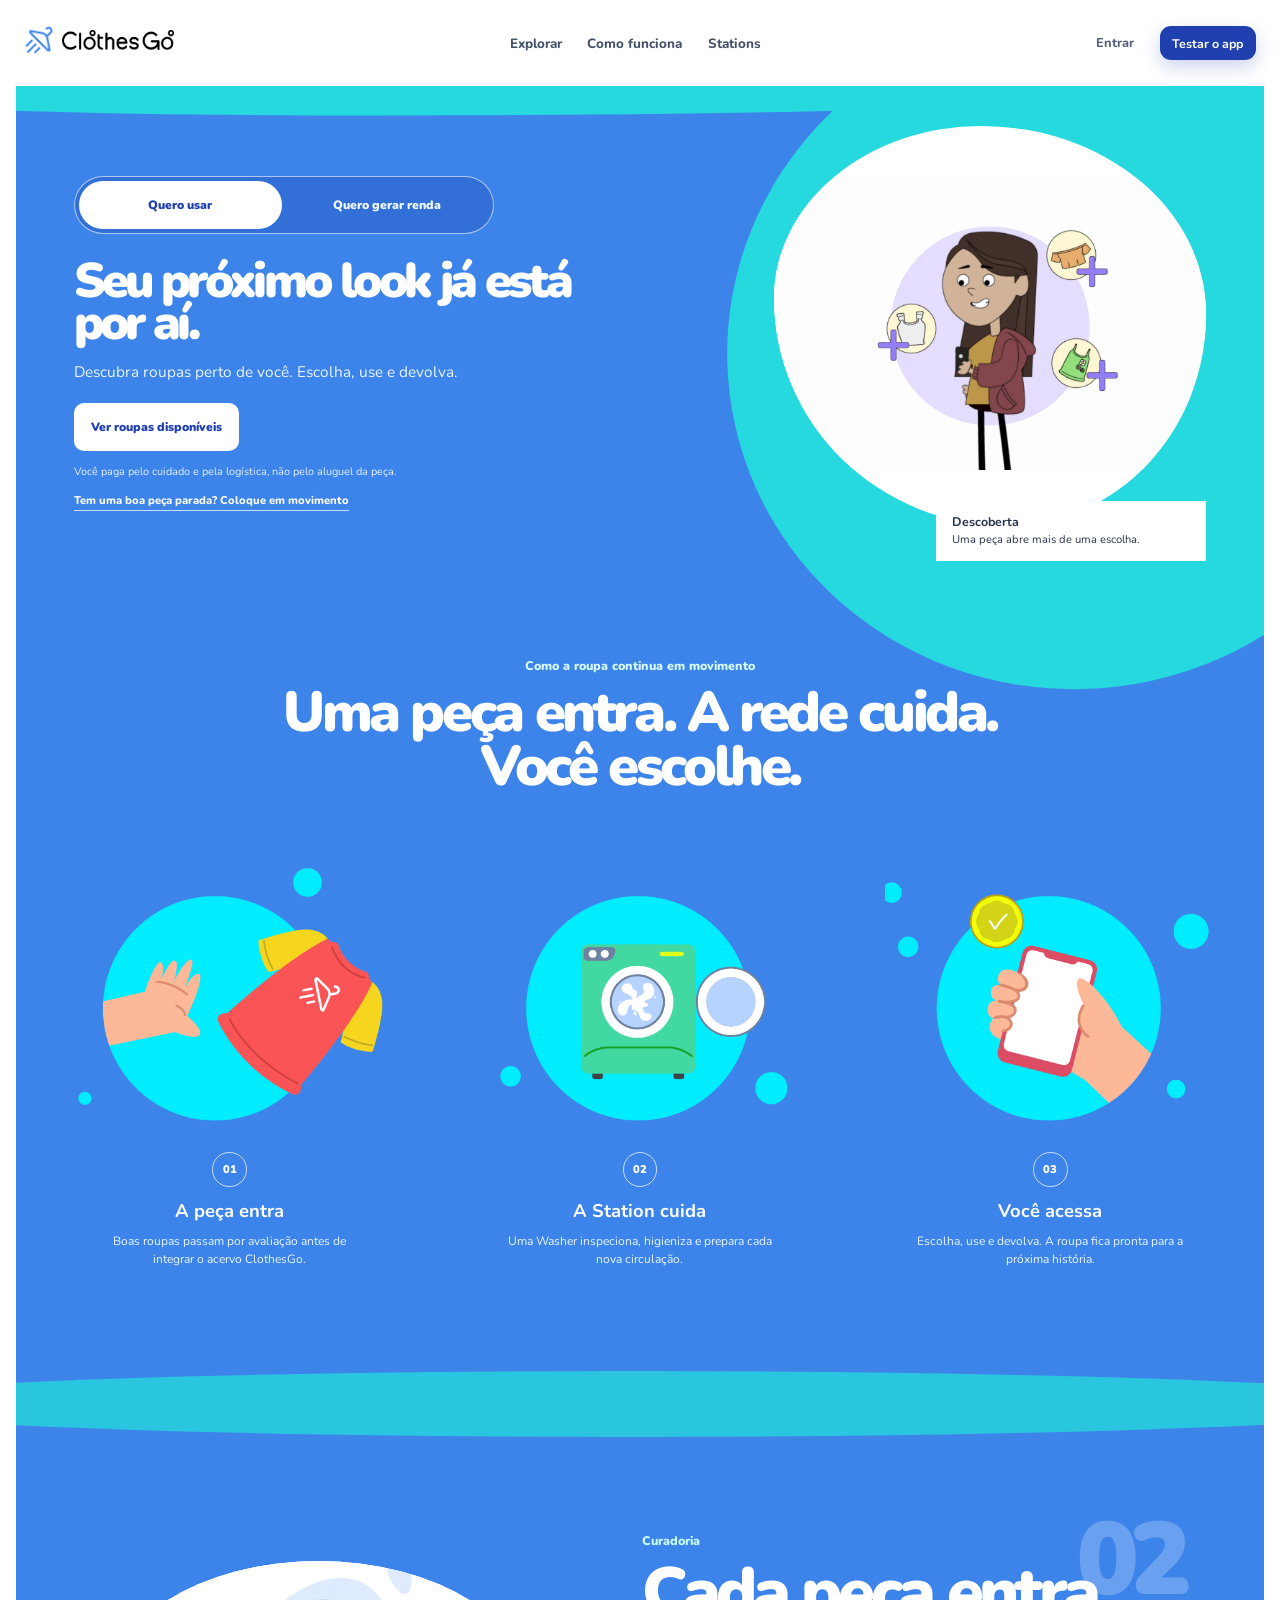
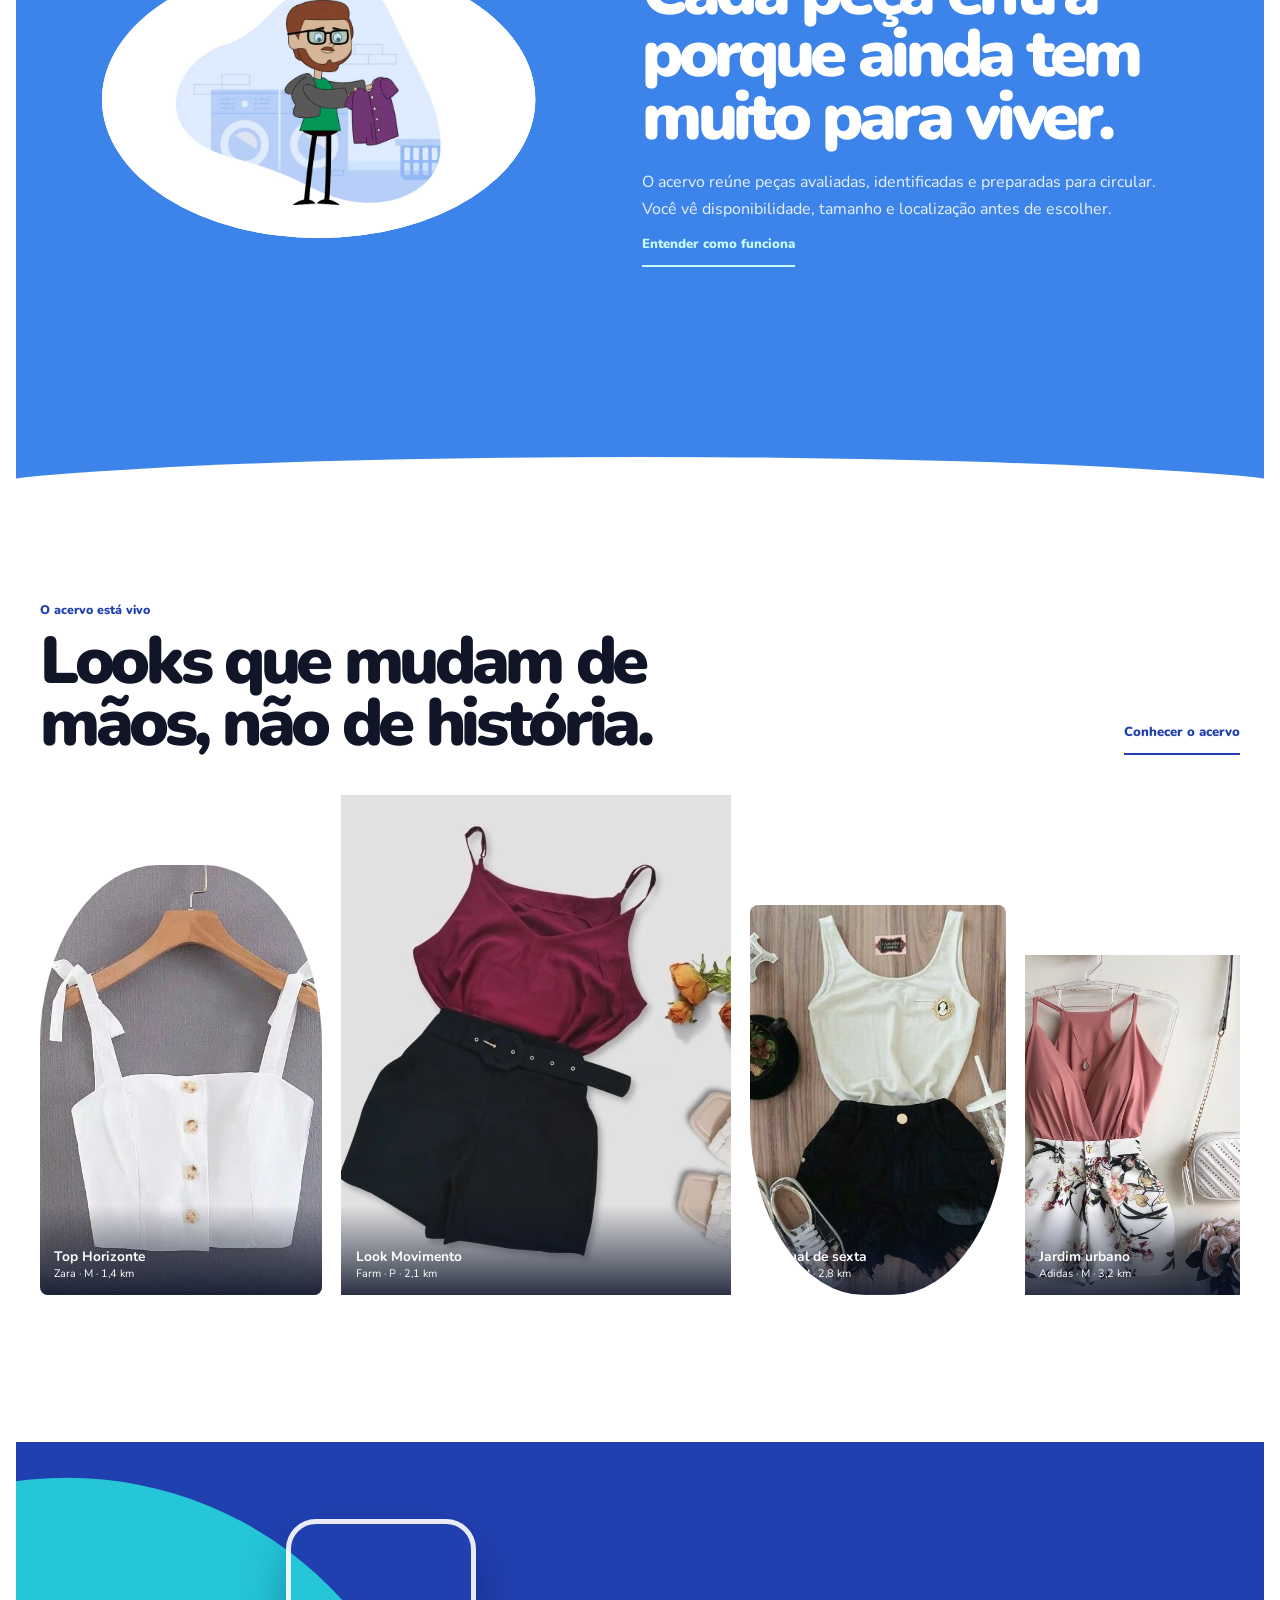
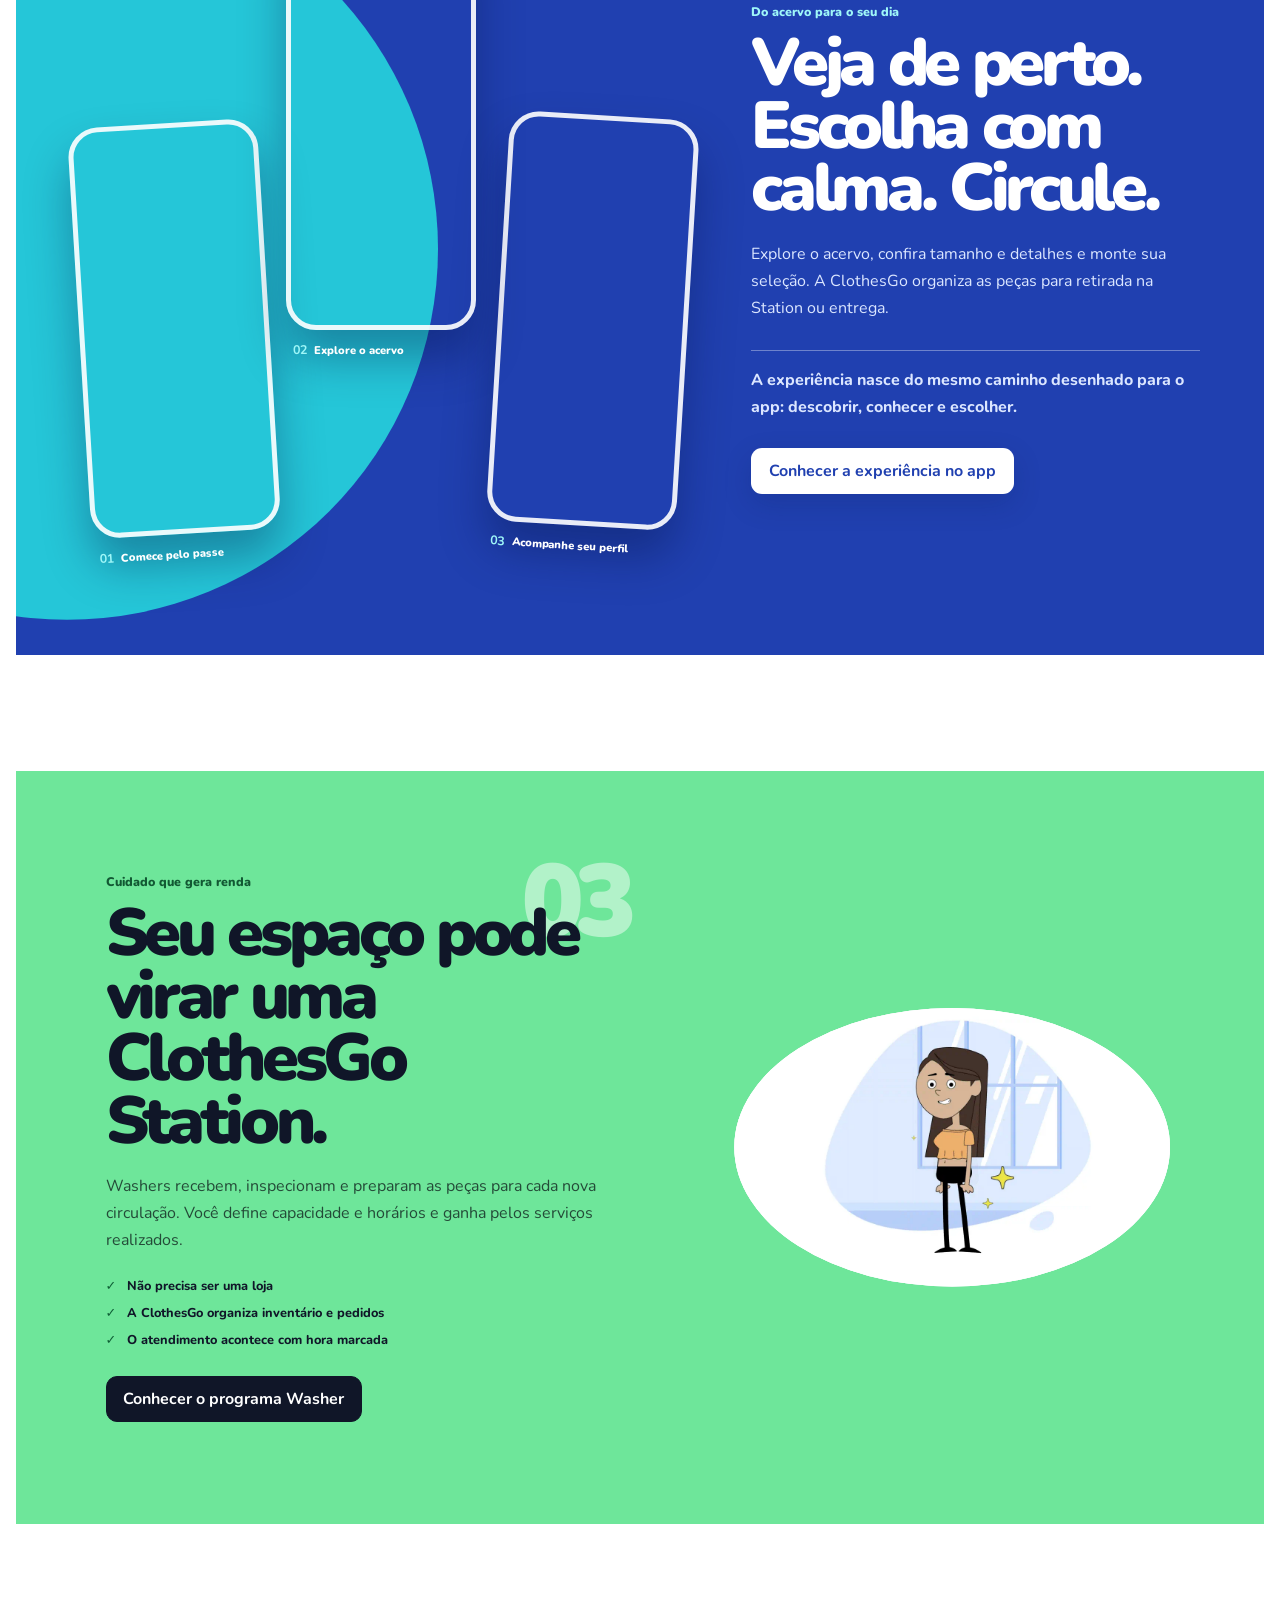
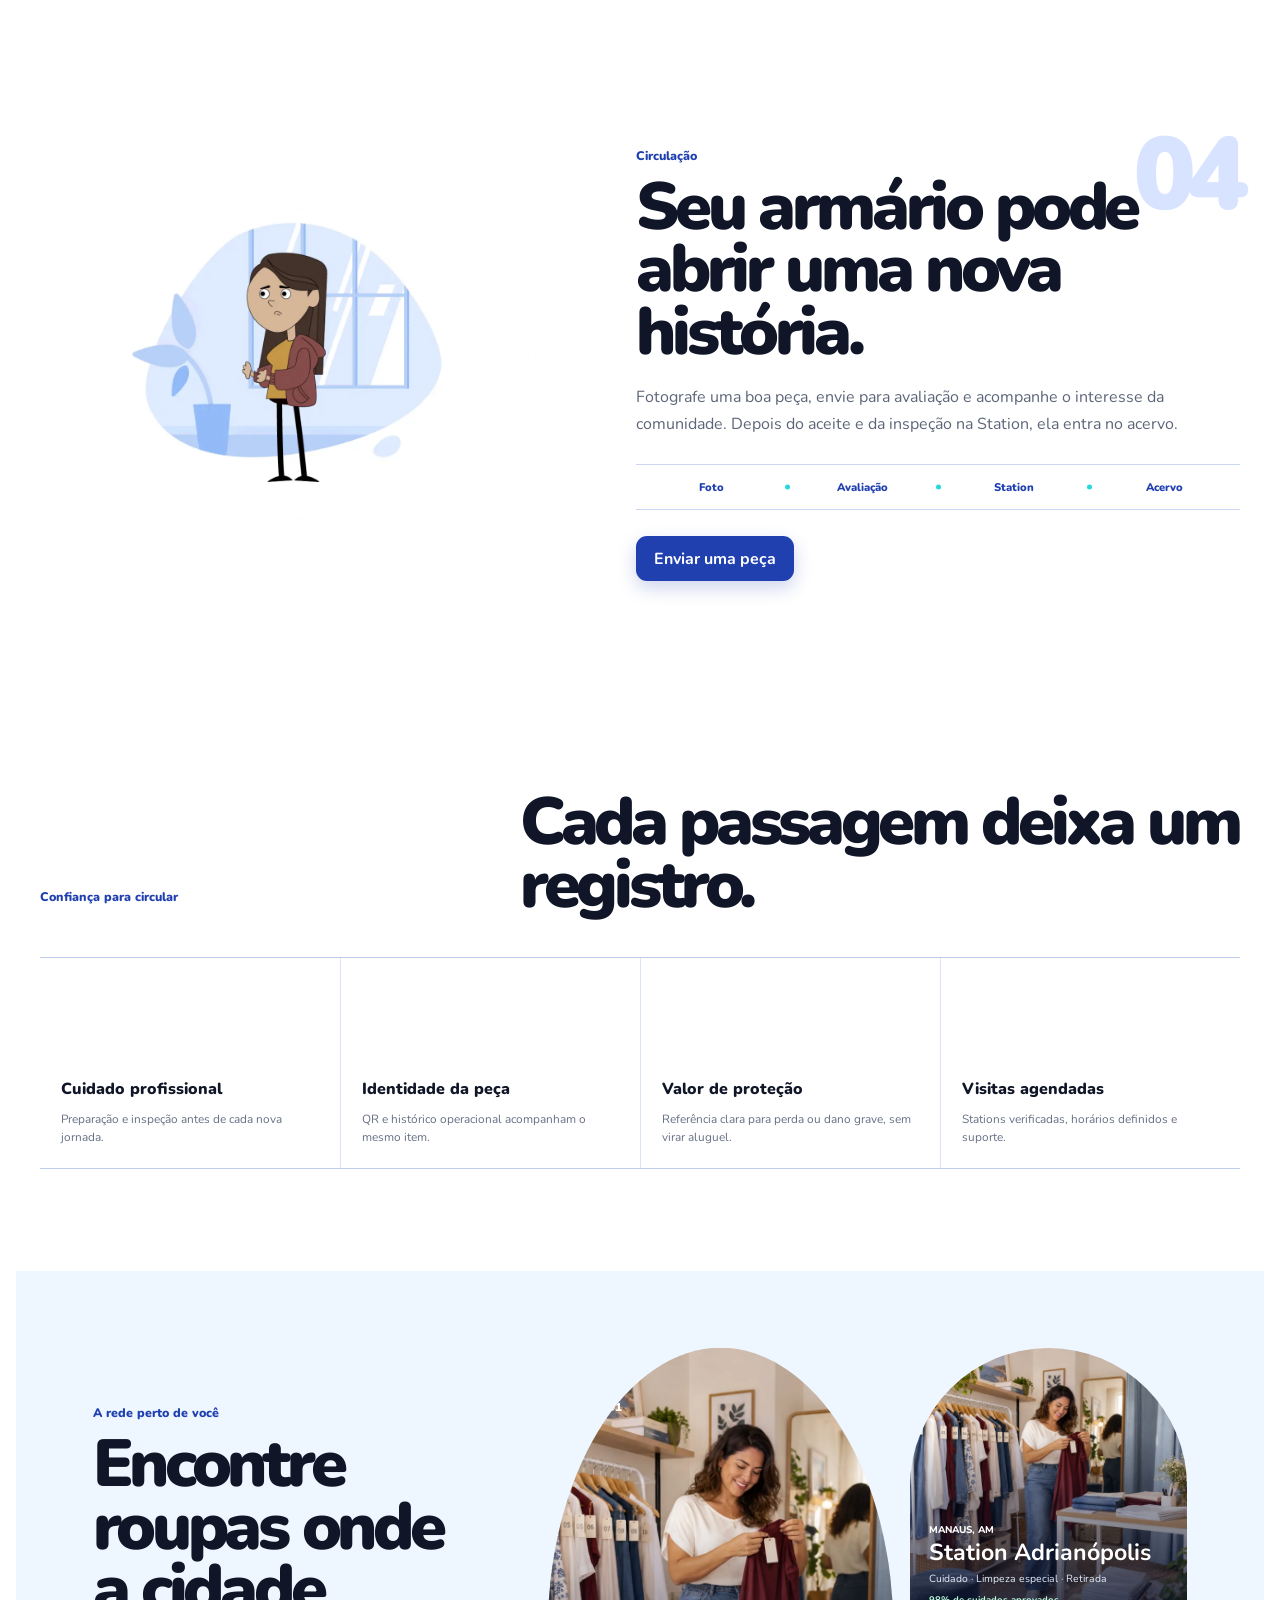
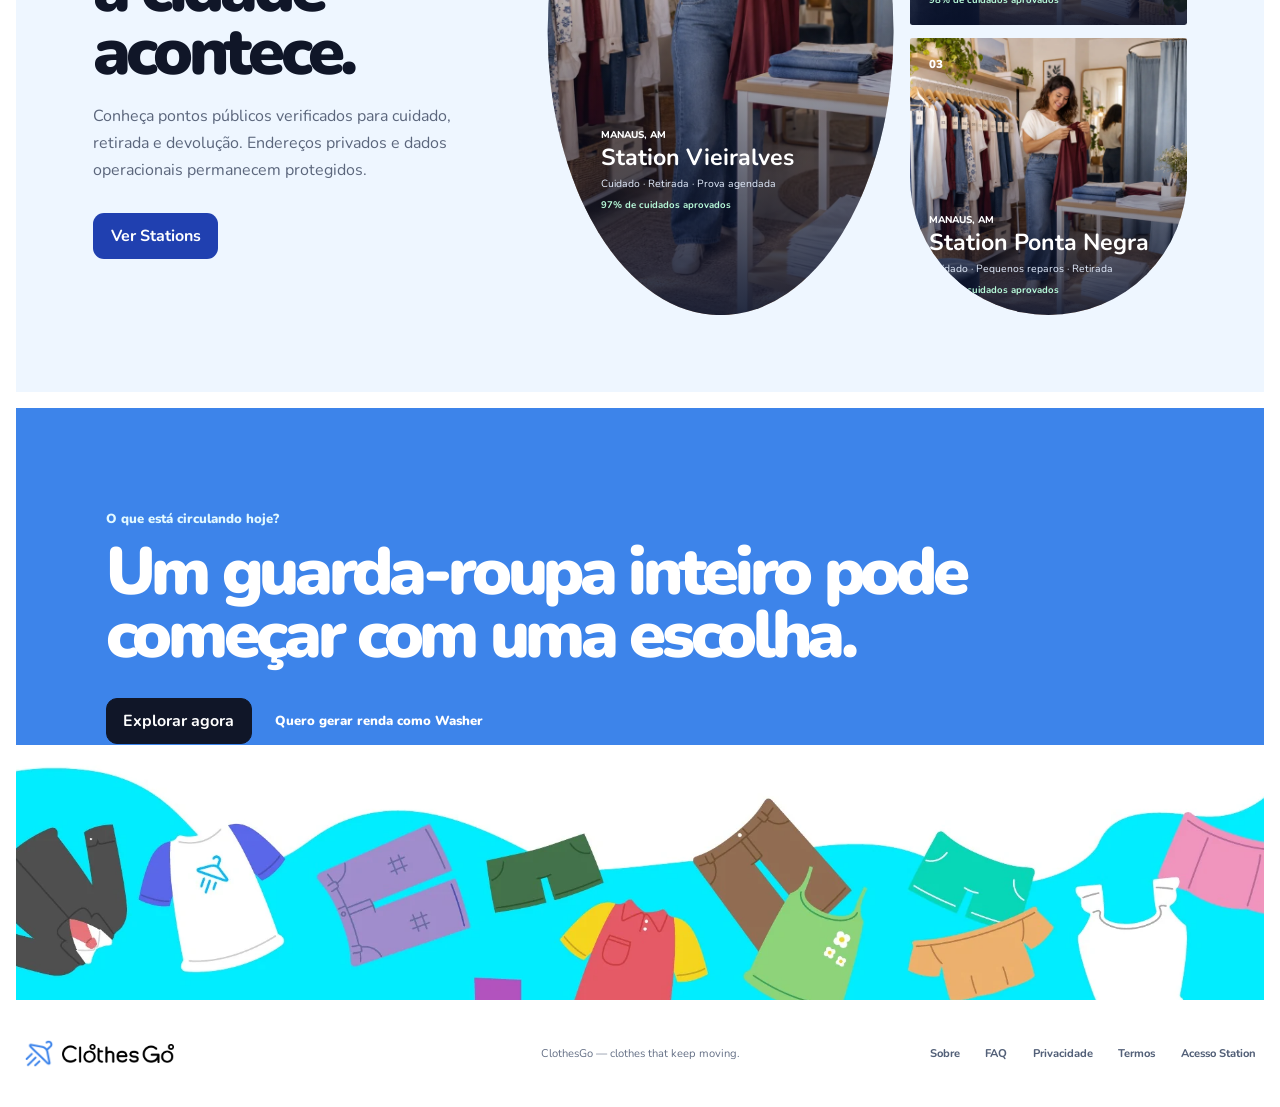
<file: index.html>
<!doctype html>
<html lang="pt-BR" data-beasties-container>
<head>
  <meta charset="utf-8">
  <title>ClothesGo · Use roupas em circulação ou ganhe como Washer</title>
  <meta name="description" content="Use ClothesGo para explorar roupas e colocar peças em movimento, ou gere renda cuidando do acervo como Washer.">
  <meta name="theme-color" content="#2040b0">
  <meta property="og:type" content="website">
  <meta property="og:site_name" content="ClothesGo">
  <meta property="og:title" content="ClothesGo · Use roupas em circulação ou ganhe como Washer">
  <meta property="og:description" content="Use ClothesGo para explorar roupas e colocar peças em movimento, ou gere renda cuidando do acervo como Washer.">
  <meta property="og:url" content="https://clothesgo.app/">
  <meta property="og:image" content="https://clothesgo.app/brand/clothesgo-public-hero-v2.webp">
  <meta name="twitter:card" content="summary_large_image">
  <meta name="twitter:title" content="ClothesGo · Use roupas em circulação ou ganhe como Washer">
  <meta name="twitter:description" content="Use ClothesGo para explorar roupas e colocar peças em movimento, ou gere renda cuidando do acervo como Washer.">
  <meta name="twitter:image" content="https://clothesgo.app/brand/clothesgo-public-hero-v2.webp">
  <link rel="canonical" href="https://clothesgo.app/">
  <script type="application/ld+json">
    {
      "@context": "https://schema.org",
      "@graph": [
        {
          "@type": "Organization",
          "@id": "https://clothesgo.app/#organization",
          "name": "ClothesGo",
          "url": "https://clothesgo.app/",
          "logo": "https://clothesgo.app/brand/clothesgo-lockup.webp"
        },
        {
          "@type": "WebSite",
          "@id": "https://clothesgo.app/#website",
          "url": "https://clothesgo.app/",
          "name": "ClothesGo",
          "inLanguage": "pt-BR",
          "publisher": { "@id": "https://clothesgo.app/#organization" }
        }
      ]
    }
  </script>
  <base href="/">
  <meta name="viewport" content="width=device-width, initial-scale=1">
  <link rel="icon" type="image/x-icon" href="favicon.ico">
<style>@font-face{font-family:Nunito;src:url("./media/Nunito-VariableFont_wght-HOYAYEUI.ttf") format("truetype-variations");font-style:normal;font-weight:200 1000;font-display:swap}@font-face{font-family:Nunito;src:url("./media/Nunito-Italic-VariableFont_wght-7TYUJHBF.ttf") format("truetype-variations");font-style:italic;font-weight:200 1000;font-display:swap}:root{color-scheme:light;--cg-color-brand:#2040b0;--cg-color-brand-hover:#17358f;--cg-color-brand-soft:#e1e9ff;--cg-color-brand-selected:#e0f4ff;--cg-color-brand-vivid:#2251e8;--cg-color-brand-bright:#3d84ea;--cg-color-ink:#171814;--cg-color-canvas:#f7f2e9;--cg-color-canvas-cool:#f5faff;--cg-color-surface:#fffdf8;--cg-color-surface-strong:#ffffff;--cg-color-text:#171814;--cg-color-text-muted:#5d625c;--cg-color-text-subtle:#81857e;--cg-color-text-inverse:#ffffff;--cg-color-border:#e4ded3;--cg-color-border-strong:#c9c3b8;--cg-color-focus:#3d84ea;--cg-color-orange:#f09000;--cg-color-orange-soft:#fcecc8;--cg-color-cyan:#00a8f0;--cg-color-cyan-soft:#ddf5ff;--cg-color-lime:#b6d957;--cg-color-peach:#ffd9c9;--cg-color-positive:#247a52;--cg-color-positive-soft:#ddf2e7;--cg-color-warning:#9a5a00;--cg-color-warning-soft:#fff0d0;--cg-color-critical:#b72f3f;--cg-color-critical-soft:#ffe2e5;--cg-color-info:#2040b0;--cg-color-info-soft:#e1e9ff;--cg-color-neutral:#5d625c;--cg-color-neutral-soft:#ebe7de;--cg-font-ui:"Nunito", ui-rounded, system-ui, -apple-system, BlinkMacSystemFont, "Segoe UI", sans-serif;--cg-font-display:"Nunito", ui-rounded, system-ui, -apple-system, BlinkMacSystemFont, "Segoe UI", sans-serif;--cg-font-mono:ui-monospace, SFMono-Regular, Menlo, Monaco, Consolas, monospace;--cg-text-xs:.75rem;--cg-text-sm:.875rem;--cg-text-md:1rem;--cg-text-lg:1.125rem;--cg-text-xl:1.5rem;--cg-text-2xl:2rem;--cg-text-3xl:3rem;--cg-text-hero:clamp(3rem, 8vw, 6.5rem);--cg-space-1:.25rem;--cg-space-2:.5rem;--cg-space-3:.75rem;--cg-space-4:1rem;--cg-space-5:1.25rem;--cg-space-6:1.5rem;--cg-space-8:2rem;--cg-space-10:2.5rem;--cg-space-12:3rem;--cg-space-16:4rem;--cg-space-20:5rem;--cg-space-24:6rem;--cg-radius-sm:.75rem;--cg-radius-md:1rem;--cg-radius-lg:1.5rem;--cg-radius-xl:2rem;--cg-radius-pill:999px;--cg-shadow-sm:0 4px 14px rgba(23, 24, 20, .06);--cg-shadow-md:0 14px 40px rgba(32, 64, 176, .1);--cg-shadow-lg:0 28px 80px rgba(23, 24, 20, .16);--cg-motion-fast:.12s;--cg-motion-normal:.2s;--cg-motion-slow:.32s;--cg-motion-ease:cubic-bezier(.2, .8, .2, 1);--cg-content-max:90rem;--cg-text-max:42rem;--cg-control-min:2.75rem;--cg-sidebar-width:15rem;--cg-member-canvas:#ffffff;--cg-member-quiet:#f5faff;--cg-member-wash:#e1e9ff;--cg-member-selected:#e0f4ff;--cg-member-text-muted:#5b6170;--cg-member-divider:#dde4f0;--cg-reaction-pass-soft:#ffeaea;--cg-reaction-pass:#fc6d6d;--cg-reaction-pass-strong:#e84848;--cg-member-page-title:800 28px/1.02 var(--cg-font-ui, Nunito, sans-serif);--cg-member-section-title:800 20px/1.12 var(--cg-font-ui, Nunito, sans-serif);--cg-member-card-title:800 18px/1.15 var(--cg-font-ui, Nunito, sans-serif);--cg-member-label:800 13px/1 var(--cg-font-ui, Nunito, sans-serif);--cg-control-height:40px;--cg-control-target:44px}*,*:before,*:after{box-sizing:border-box}html{font-family:var(--cg-font-ui);color:var(--cg-color-text);background:var(--cg-color-canvas);font-synthesis:none;text-rendering:optimizeLegibility}body{margin:0;min-width:20rem;min-height:100vh}:root{color-scheme:light;--ink:var(--cg-color-text);--muted:var(--cg-color-text-muted);--line:var(--cg-color-border);--canvas:var(--cg-color-canvas);--surface:var(--cg-color-surface);--blue:var(--cg-color-brand);--blue-dark:var(--cg-color-brand-hover);--cyan:var(--cg-color-cyan);--green:var(--cg-color-positive);--orange:var(--cg-color-orange);--red:var(--cg-color-critical);--navy:var(--cg-color-ink);--shadow:var(--cg-shadow-md);--radius:var(--cg-radius-lg);font-family:var(--cg-font-ui);font-synthesis:none}*{box-sizing:border-box}html,body{margin:0;min-height:100%;background:var(--canvas);color:var(--ink)}body{min-width:320px}a{-webkit-tap-highlight-color:transparent}a{color:inherit;text-decoration:none}h1,p{margin-top:0}@media(prefers-reduced-motion:reduce){*,*:before,*:after{scroll-behavior:auto!important;animation-duration:.01ms!important;animation-iteration-count:1!important;transition-duration:.01ms!important}}</style><link rel="stylesheet" href="styles-C6CNFBOU.css" media="print" onload="this.media='all'"><noscript><link rel="stylesheet" href="styles-C6CNFBOU.css"></noscript></head>
<body>
  <app-root><main class="public-static-fallback" data-public-fallback><header><a href="/">ClothesGo</a></header><article><h1>Use ClothesGo ou ganhe como Washer.</h1><p>Como Member, explore roupas ou coloque uma peça em movimento. Como Washer, cuide do acervo e receba por serviço concluído.</p><nav aria-label="Escolha como usar a ClothesGo"><a href="/explorar">Quero usar</a><a href="/seja-washer">Quero gerar renda</a></nav><a href="/doar">Colocar uma peça em movimento</a></article></main></app-root>
<link rel="modulepreload" href="chunk-P4QDTYLJ.js"><link rel="modulepreload" href="chunk-6OB7MTRV.js"><link rel="modulepreload" href="chunk-ACH36H7C.js"><link rel="modulepreload" href="chunk-OVG6K4VT.js"><link rel="modulepreload" href="chunk-X3T3VKOX.js"><link rel="modulepreload" href="chunk-JWXWOLID.js"><script src="main-D3J3YYTE.js" type="module"></script></body>
</html>
</file>
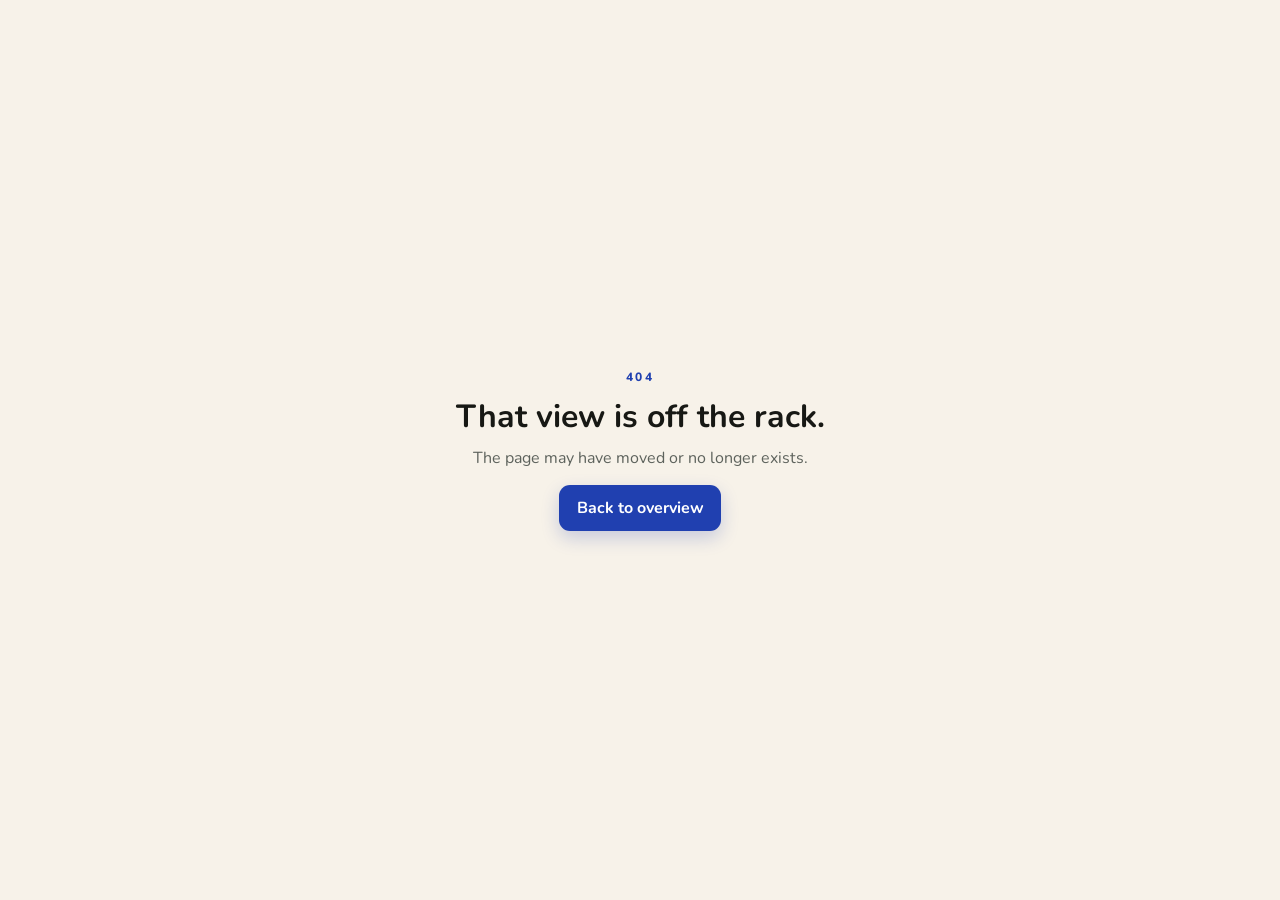
<file: app.html>
<!doctype html>
<html lang="pt-BR" data-beasties-container>
<head>
  <meta charset="utf-8">
  <title>Descubra looks como quem encontra uma nova música. · ClothesGo</title>
  <meta name="description" content="Conheça a experiência ClothesGo para iPhone.">
  <meta name="theme-color" content="#2040b0">
  <meta property="og:type" content="website">
  <meta property="og:site_name" content="ClothesGo">
  <meta property="og:title" content="Descubra looks como quem encontra uma nova música. · ClothesGo">
  <meta property="og:description" content="Conheça a experiência ClothesGo para iPhone.">
  <meta property="og:url" content="https://clothesgo.app/app">
  <meta property="og:image" content="https://clothesgo.app/brand/clothesgo-mobile-home.png">
  <meta name="twitter:card" content="summary_large_image">
  <meta name="twitter:title" content="Descubra looks como quem encontra uma nova música. · ClothesGo">
  <meta name="twitter:description" content="Conheça a experiência ClothesGo para iPhone.">
  <meta name="twitter:image" content="https://clothesgo.app/brand/clothesgo-mobile-home.png">
  <link rel="canonical" href="https://clothesgo.app/app">
  <script type="application/ld+json">
    {
      "@context": "https://schema.org",
      "@graph": [
        {
          "@type": "Organization",
          "@id": "https://clothesgo.app/#organization",
          "name": "ClothesGo",
          "url": "https://clothesgo.app/",
          "logo": "https://clothesgo.app/brand/clothesgo-lockup.webp"
        },
        {
          "@type": "WebSite",
          "@id": "https://clothesgo.app/#website",
          "url": "https://clothesgo.app/",
          "name": "ClothesGo",
          "inLanguage": "pt-BR",
          "publisher": { "@id": "https://clothesgo.app/#organization" }
        }
      ]
    }
  </script>
  <base href="/">
  <meta name="viewport" content="width=device-width, initial-scale=1">
  <link rel="icon" type="image/x-icon" href="favicon.ico">
<style>@font-face{font-family:Nunito;src:url("./media/Nunito-VariableFont_wght-HOYAYEUI.ttf") format("truetype-variations");font-style:normal;font-weight:200 1000;font-display:swap}@font-face{font-family:Nunito;src:url("./media/Nunito-Italic-VariableFont_wght-7TYUJHBF.ttf") format("truetype-variations");font-style:italic;font-weight:200 1000;font-display:swap}:root{color-scheme:light;--cg-color-brand:#2040b0;--cg-color-brand-hover:#17358f;--cg-color-brand-soft:#e1e9ff;--cg-color-brand-selected:#e0f4ff;--cg-color-brand-vivid:#2251e8;--cg-color-brand-bright:#3d84ea;--cg-color-ink:#171814;--cg-color-canvas:#f7f2e9;--cg-color-canvas-cool:#f5faff;--cg-color-surface:#fffdf8;--cg-color-surface-strong:#ffffff;--cg-color-text:#171814;--cg-color-text-muted:#5d625c;--cg-color-text-subtle:#81857e;--cg-color-text-inverse:#ffffff;--cg-color-border:#e4ded3;--cg-color-border-strong:#c9c3b8;--cg-color-focus:#3d84ea;--cg-color-orange:#f09000;--cg-color-orange-soft:#fcecc8;--cg-color-cyan:#00a8f0;--cg-color-cyan-soft:#ddf5ff;--cg-color-lime:#b6d957;--cg-color-peach:#ffd9c9;--cg-color-positive:#247a52;--cg-color-positive-soft:#ddf2e7;--cg-color-warning:#9a5a00;--cg-color-warning-soft:#fff0d0;--cg-color-critical:#b72f3f;--cg-color-critical-soft:#ffe2e5;--cg-color-info:#2040b0;--cg-color-info-soft:#e1e9ff;--cg-color-neutral:#5d625c;--cg-color-neutral-soft:#ebe7de;--cg-font-ui:"Nunito", ui-rounded, system-ui, -apple-system, BlinkMacSystemFont, "Segoe UI", sans-serif;--cg-font-display:"Nunito", ui-rounded, system-ui, -apple-system, BlinkMacSystemFont, "Segoe UI", sans-serif;--cg-font-mono:ui-monospace, SFMono-Regular, Menlo, Monaco, Consolas, monospace;--cg-text-xs:.75rem;--cg-text-sm:.875rem;--cg-text-md:1rem;--cg-text-lg:1.125rem;--cg-text-xl:1.5rem;--cg-text-2xl:2rem;--cg-text-3xl:3rem;--cg-text-hero:clamp(3rem, 8vw, 6.5rem);--cg-space-1:.25rem;--cg-space-2:.5rem;--cg-space-3:.75rem;--cg-space-4:1rem;--cg-space-5:1.25rem;--cg-space-6:1.5rem;--cg-space-8:2rem;--cg-space-10:2.5rem;--cg-space-12:3rem;--cg-space-16:4rem;--cg-space-20:5rem;--cg-space-24:6rem;--cg-radius-sm:.75rem;--cg-radius-md:1rem;--cg-radius-lg:1.5rem;--cg-radius-xl:2rem;--cg-radius-pill:999px;--cg-shadow-sm:0 4px 14px rgba(23, 24, 20, .06);--cg-shadow-md:0 14px 40px rgba(32, 64, 176, .1);--cg-shadow-lg:0 28px 80px rgba(23, 24, 20, .16);--cg-motion-fast:.12s;--cg-motion-normal:.2s;--cg-motion-slow:.32s;--cg-motion-ease:cubic-bezier(.2, .8, .2, 1);--cg-content-max:90rem;--cg-text-max:42rem;--cg-control-min:2.75rem;--cg-sidebar-width:15rem;--cg-member-canvas:#ffffff;--cg-member-quiet:#f5faff;--cg-member-wash:#e1e9ff;--cg-member-selected:#e0f4ff;--cg-member-text-muted:#5b6170;--cg-member-divider:#dde4f0;--cg-reaction-pass-soft:#ffeaea;--cg-reaction-pass:#fc6d6d;--cg-reaction-pass-strong:#e84848;--cg-member-page-title:800 28px/1.02 var(--cg-font-ui, Nunito, sans-serif);--cg-member-section-title:800 20px/1.12 var(--cg-font-ui, Nunito, sans-serif);--cg-member-card-title:800 18px/1.15 var(--cg-font-ui, Nunito, sans-serif);--cg-member-label:800 13px/1 var(--cg-font-ui, Nunito, sans-serif);--cg-control-height:40px;--cg-control-target:44px}*,*:before,*:after{box-sizing:border-box}html{font-family:var(--cg-font-ui);color:var(--cg-color-text);background:var(--cg-color-canvas);font-synthesis:none;text-rendering:optimizeLegibility}body{margin:0;min-width:20rem;min-height:100vh}:root{color-scheme:light;--ink:var(--cg-color-text);--muted:var(--cg-color-text-muted);--line:var(--cg-color-border);--canvas:var(--cg-color-canvas);--surface:var(--cg-color-surface);--blue:var(--cg-color-brand);--blue-dark:var(--cg-color-brand-hover);--cyan:var(--cg-color-cyan);--green:var(--cg-color-positive);--orange:var(--cg-color-orange);--red:var(--cg-color-critical);--navy:var(--cg-color-ink);--shadow:var(--cg-shadow-md);--radius:var(--cg-radius-lg);font-family:var(--cg-font-ui);font-synthesis:none}*{box-sizing:border-box}html,body{margin:0;min-height:100%;background:var(--canvas);color:var(--ink)}body{min-width:320px}a{-webkit-tap-highlight-color:transparent}a{color:inherit;text-decoration:none}h1,p{margin-top:0}@media(prefers-reduced-motion:reduce){*,*:before,*:after{scroll-behavior:auto!important;animation-duration:.01ms!important;animation-iteration-count:1!important;transition-duration:.01ms!important}}</style><link rel="stylesheet" href="styles-C6CNFBOU.css" media="print" onload="this.media='all'"><noscript><link rel="stylesheet" href="styles-C6CNFBOU.css"></noscript></head>
<body>
  <app-root><main class="public-static-fallback" data-public-fallback><header><a href="/">ClothesGo</a></header><article><h1>Descubra looks como quem encontra uma nova música. · ClothesGo</h1><p>Conheça a experiência ClothesGo para iPhone.</p><nav aria-label="Escolha como usar a ClothesGo"><a href="/explorar">Quero usar</a><a href="/seja-washer">Quero gerar renda</a></nav><a href="/doar">Colocar uma peça em movimento</a></article></main></app-root>
<link rel="modulepreload" href="chunk-P4QDTYLJ.js"><link rel="modulepreload" href="chunk-6OB7MTRV.js"><link rel="modulepreload" href="chunk-ACH36H7C.js"><link rel="modulepreload" href="chunk-OVG6K4VT.js"><link rel="modulepreload" href="chunk-X3T3VKOX.js"><link rel="modulepreload" href="chunk-JWXWOLID.js"><script src="main-D3J3YYTE.js" type="module"></script></body>
</html>
</file>
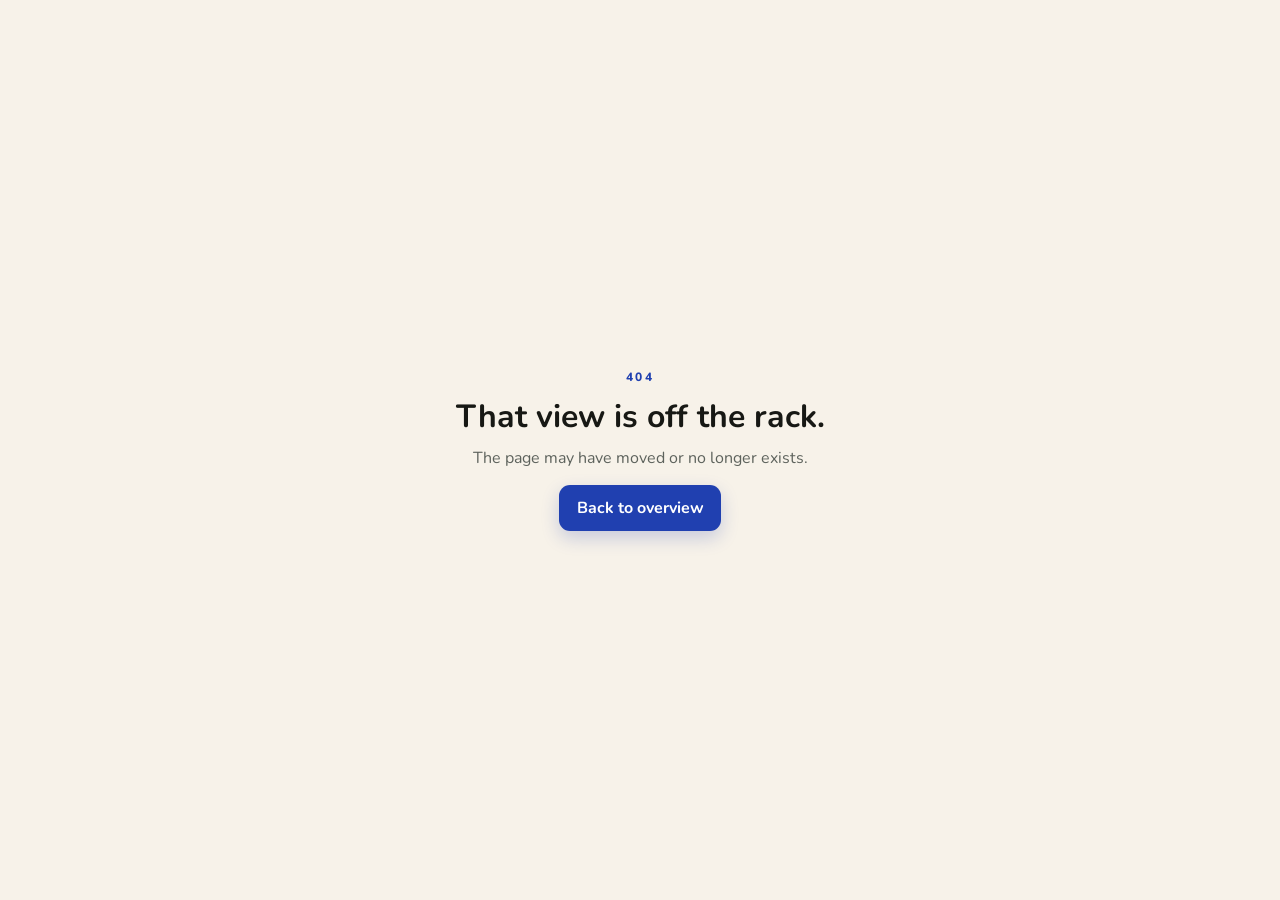
<file: como-funciona.html>
<!doctype html>
<html lang="pt-BR" data-beasties-container>
<head>
  <meta charset="utf-8">
  <title>Escolha. Use. Devolva. Ela circula novamente. · ClothesGo</title>
  <meta name="description" content="Entenda como roupas circulam no ClothesGo.">
  <meta name="theme-color" content="#2040b0">
  <meta property="og:type" content="website">
  <meta property="og:site_name" content="ClothesGo">
  <meta property="og:title" content="Escolha. Use. Devolva. Ela circula novamente. · ClothesGo">
  <meta property="og:description" content="Entenda como roupas circulam no ClothesGo.">
  <meta property="og:url" content="https://clothesgo.app/como-funciona">
  <meta property="og:image" content="https://clothesgo.app/brand/clothesgo-public-hero-v2.webp">
  <meta name="twitter:card" content="summary_large_image">
  <meta name="twitter:title" content="Escolha. Use. Devolva. Ela circula novamente. · ClothesGo">
  <meta name="twitter:description" content="Entenda como roupas circulam no ClothesGo.">
  <meta name="twitter:image" content="https://clothesgo.app/brand/clothesgo-public-hero-v2.webp">
  <link rel="canonical" href="https://clothesgo.app/como-funciona">
  <script type="application/ld+json">
    {
      "@context": "https://schema.org",
      "@graph": [
        {
          "@type": "Organization",
          "@id": "https://clothesgo.app/#organization",
          "name": "ClothesGo",
          "url": "https://clothesgo.app/",
          "logo": "https://clothesgo.app/brand/clothesgo-lockup.webp"
        },
        {
          "@type": "WebSite",
          "@id": "https://clothesgo.app/#website",
          "url": "https://clothesgo.app/",
          "name": "ClothesGo",
          "inLanguage": "pt-BR",
          "publisher": { "@id": "https://clothesgo.app/#organization" }
        }
      ]
    }
  </script>
  <base href="/">
  <meta name="viewport" content="width=device-width, initial-scale=1">
  <link rel="icon" type="image/x-icon" href="favicon.ico">
<style>@font-face{font-family:Nunito;src:url("./media/Nunito-VariableFont_wght-HOYAYEUI.ttf") format("truetype-variations");font-style:normal;font-weight:200 1000;font-display:swap}@font-face{font-family:Nunito;src:url("./media/Nunito-Italic-VariableFont_wght-7TYUJHBF.ttf") format("truetype-variations");font-style:italic;font-weight:200 1000;font-display:swap}:root{color-scheme:light;--cg-color-brand:#2040b0;--cg-color-brand-hover:#17358f;--cg-color-brand-soft:#e1e9ff;--cg-color-brand-selected:#e0f4ff;--cg-color-brand-vivid:#2251e8;--cg-color-brand-bright:#3d84ea;--cg-color-ink:#171814;--cg-color-canvas:#f7f2e9;--cg-color-canvas-cool:#f5faff;--cg-color-surface:#fffdf8;--cg-color-surface-strong:#ffffff;--cg-color-text:#171814;--cg-color-text-muted:#5d625c;--cg-color-text-subtle:#81857e;--cg-color-text-inverse:#ffffff;--cg-color-border:#e4ded3;--cg-color-border-strong:#c9c3b8;--cg-color-focus:#3d84ea;--cg-color-orange:#f09000;--cg-color-orange-soft:#fcecc8;--cg-color-cyan:#00a8f0;--cg-color-cyan-soft:#ddf5ff;--cg-color-lime:#b6d957;--cg-color-peach:#ffd9c9;--cg-color-positive:#247a52;--cg-color-positive-soft:#ddf2e7;--cg-color-warning:#9a5a00;--cg-color-warning-soft:#fff0d0;--cg-color-critical:#b72f3f;--cg-color-critical-soft:#ffe2e5;--cg-color-info:#2040b0;--cg-color-info-soft:#e1e9ff;--cg-color-neutral:#5d625c;--cg-color-neutral-soft:#ebe7de;--cg-font-ui:"Nunito", ui-rounded, system-ui, -apple-system, BlinkMacSystemFont, "Segoe UI", sans-serif;--cg-font-display:"Nunito", ui-rounded, system-ui, -apple-system, BlinkMacSystemFont, "Segoe UI", sans-serif;--cg-font-mono:ui-monospace, SFMono-Regular, Menlo, Monaco, Consolas, monospace;--cg-text-xs:.75rem;--cg-text-sm:.875rem;--cg-text-md:1rem;--cg-text-lg:1.125rem;--cg-text-xl:1.5rem;--cg-text-2xl:2rem;--cg-text-3xl:3rem;--cg-text-hero:clamp(3rem, 8vw, 6.5rem);--cg-space-1:.25rem;--cg-space-2:.5rem;--cg-space-3:.75rem;--cg-space-4:1rem;--cg-space-5:1.25rem;--cg-space-6:1.5rem;--cg-space-8:2rem;--cg-space-10:2.5rem;--cg-space-12:3rem;--cg-space-16:4rem;--cg-space-20:5rem;--cg-space-24:6rem;--cg-radius-sm:.75rem;--cg-radius-md:1rem;--cg-radius-lg:1.5rem;--cg-radius-xl:2rem;--cg-radius-pill:999px;--cg-shadow-sm:0 4px 14px rgba(23, 24, 20, .06);--cg-shadow-md:0 14px 40px rgba(32, 64, 176, .1);--cg-shadow-lg:0 28px 80px rgba(23, 24, 20, .16);--cg-motion-fast:.12s;--cg-motion-normal:.2s;--cg-motion-slow:.32s;--cg-motion-ease:cubic-bezier(.2, .8, .2, 1);--cg-content-max:90rem;--cg-text-max:42rem;--cg-control-min:2.75rem;--cg-sidebar-width:15rem;--cg-member-canvas:#ffffff;--cg-member-quiet:#f5faff;--cg-member-wash:#e1e9ff;--cg-member-selected:#e0f4ff;--cg-member-text-muted:#5b6170;--cg-member-divider:#dde4f0;--cg-reaction-pass-soft:#ffeaea;--cg-reaction-pass:#fc6d6d;--cg-reaction-pass-strong:#e84848;--cg-member-page-title:800 28px/1.02 var(--cg-font-ui, Nunito, sans-serif);--cg-member-section-title:800 20px/1.12 var(--cg-font-ui, Nunito, sans-serif);--cg-member-card-title:800 18px/1.15 var(--cg-font-ui, Nunito, sans-serif);--cg-member-label:800 13px/1 var(--cg-font-ui, Nunito, sans-serif);--cg-control-height:40px;--cg-control-target:44px}*,*:before,*:after{box-sizing:border-box}html{font-family:var(--cg-font-ui);color:var(--cg-color-text);background:var(--cg-color-canvas);font-synthesis:none;text-rendering:optimizeLegibility}body{margin:0;min-width:20rem;min-height:100vh}:root{color-scheme:light;--ink:var(--cg-color-text);--muted:var(--cg-color-text-muted);--line:var(--cg-color-border);--canvas:var(--cg-color-canvas);--surface:var(--cg-color-surface);--blue:var(--cg-color-brand);--blue-dark:var(--cg-color-brand-hover);--cyan:var(--cg-color-cyan);--green:var(--cg-color-positive);--orange:var(--cg-color-orange);--red:var(--cg-color-critical);--navy:var(--cg-color-ink);--shadow:var(--cg-shadow-md);--radius:var(--cg-radius-lg);font-family:var(--cg-font-ui);font-synthesis:none}*{box-sizing:border-box}html,body{margin:0;min-height:100%;background:var(--canvas);color:var(--ink)}body{min-width:320px}a{-webkit-tap-highlight-color:transparent}a{color:inherit;text-decoration:none}h1,p{margin-top:0}@media(prefers-reduced-motion:reduce){*,*:before,*:after{scroll-behavior:auto!important;animation-duration:.01ms!important;animation-iteration-count:1!important;transition-duration:.01ms!important}}</style><link rel="stylesheet" href="styles-C6CNFBOU.css" media="print" onload="this.media='all'"><noscript><link rel="stylesheet" href="styles-C6CNFBOU.css"></noscript></head>
<body>
  <app-root><main class="public-static-fallback" data-public-fallback><header><a href="/">ClothesGo</a></header><article><h1>Escolha. Use. Devolva. Ela circula novamente. · ClothesGo</h1><p>Entenda como roupas circulam no ClothesGo.</p><nav aria-label="Escolha como usar a ClothesGo"><a href="/explorar">Quero usar</a><a href="/seja-washer">Quero gerar renda</a></nav><a href="/doar">Colocar uma peça em movimento</a></article></main></app-root>
<link rel="modulepreload" href="chunk-P4QDTYLJ.js"><link rel="modulepreload" href="chunk-6OB7MTRV.js"><link rel="modulepreload" href="chunk-ACH36H7C.js"><link rel="modulepreload" href="chunk-OVG6K4VT.js"><link rel="modulepreload" href="chunk-X3T3VKOX.js"><link rel="modulepreload" href="chunk-JWXWOLID.js"><script src="main-D3J3YYTE.js" type="module"></script></body>
</html>
</file>
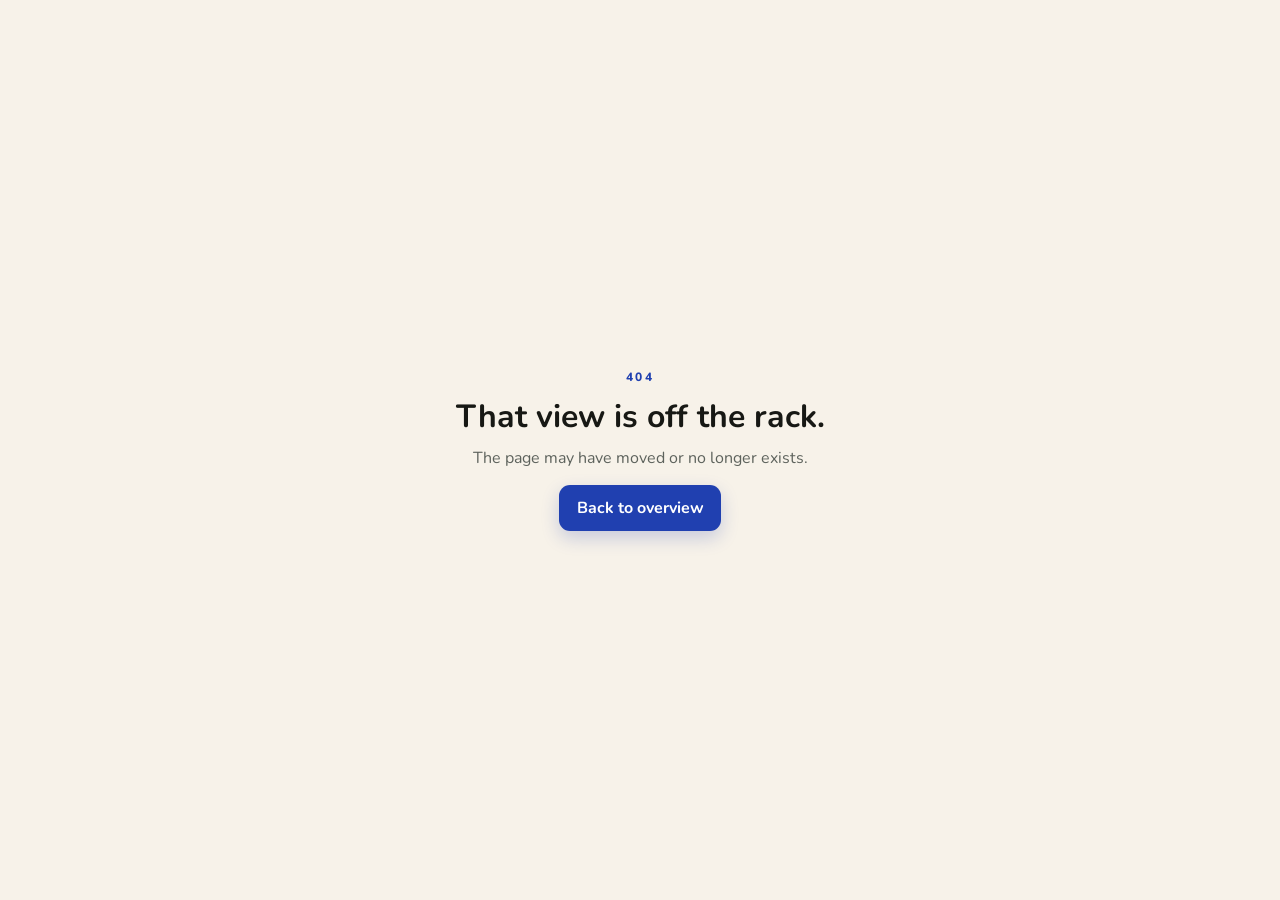
<file: cuidado.html>
<!doctype html>
<html lang="pt-BR" data-beasties-container>
<head>
  <meta charset="utf-8">
  <title>Cuidado, inspeção e rastreabilidade em cada passagem. · ClothesGo</title>
  <meta name="description" content="Conheça o cuidado, a inspeção e a proteção do ClothesGo.">
  <meta name="theme-color" content="#2040b0">
  <meta property="og:type" content="website">
  <meta property="og:site_name" content="ClothesGo">
  <meta property="og:title" content="Cuidado, inspeção e rastreabilidade em cada passagem. · ClothesGo">
  <meta property="og:description" content="Conheça o cuidado, a inspeção e a proteção do ClothesGo.">
  <meta property="og:url" content="https://clothesgo.app/cuidado">
  <meta property="og:image" content="https://clothesgo.app/brand/clothesgo-public-hero-v2.webp">
  <meta name="twitter:card" content="summary_large_image">
  <meta name="twitter:title" content="Cuidado, inspeção e rastreabilidade em cada passagem. · ClothesGo">
  <meta name="twitter:description" content="Conheça o cuidado, a inspeção e a proteção do ClothesGo.">
  <meta name="twitter:image" content="https://clothesgo.app/brand/clothesgo-public-hero-v2.webp">
  <link rel="canonical" href="https://clothesgo.app/cuidado">
  <script type="application/ld+json">
    {
      "@context": "https://schema.org",
      "@graph": [
        {
          "@type": "Organization",
          "@id": "https://clothesgo.app/#organization",
          "name": "ClothesGo",
          "url": "https://clothesgo.app/",
          "logo": "https://clothesgo.app/brand/clothesgo-lockup.webp"
        },
        {
          "@type": "WebSite",
          "@id": "https://clothesgo.app/#website",
          "url": "https://clothesgo.app/",
          "name": "ClothesGo",
          "inLanguage": "pt-BR",
          "publisher": { "@id": "https://clothesgo.app/#organization" }
        }
      ]
    }
  </script>
  <base href="/">
  <meta name="viewport" content="width=device-width, initial-scale=1">
  <link rel="icon" type="image/x-icon" href="favicon.ico">
<style>@font-face{font-family:Nunito;src:url("./media/Nunito-VariableFont_wght-HOYAYEUI.ttf") format("truetype-variations");font-style:normal;font-weight:200 1000;font-display:swap}@font-face{font-family:Nunito;src:url("./media/Nunito-Italic-VariableFont_wght-7TYUJHBF.ttf") format("truetype-variations");font-style:italic;font-weight:200 1000;font-display:swap}:root{color-scheme:light;--cg-color-brand:#2040b0;--cg-color-brand-hover:#17358f;--cg-color-brand-soft:#e1e9ff;--cg-color-brand-selected:#e0f4ff;--cg-color-brand-vivid:#2251e8;--cg-color-brand-bright:#3d84ea;--cg-color-ink:#171814;--cg-color-canvas:#f7f2e9;--cg-color-canvas-cool:#f5faff;--cg-color-surface:#fffdf8;--cg-color-surface-strong:#ffffff;--cg-color-text:#171814;--cg-color-text-muted:#5d625c;--cg-color-text-subtle:#81857e;--cg-color-text-inverse:#ffffff;--cg-color-border:#e4ded3;--cg-color-border-strong:#c9c3b8;--cg-color-focus:#3d84ea;--cg-color-orange:#f09000;--cg-color-orange-soft:#fcecc8;--cg-color-cyan:#00a8f0;--cg-color-cyan-soft:#ddf5ff;--cg-color-lime:#b6d957;--cg-color-peach:#ffd9c9;--cg-color-positive:#247a52;--cg-color-positive-soft:#ddf2e7;--cg-color-warning:#9a5a00;--cg-color-warning-soft:#fff0d0;--cg-color-critical:#b72f3f;--cg-color-critical-soft:#ffe2e5;--cg-color-info:#2040b0;--cg-color-info-soft:#e1e9ff;--cg-color-neutral:#5d625c;--cg-color-neutral-soft:#ebe7de;--cg-font-ui:"Nunito", ui-rounded, system-ui, -apple-system, BlinkMacSystemFont, "Segoe UI", sans-serif;--cg-font-display:"Nunito", ui-rounded, system-ui, -apple-system, BlinkMacSystemFont, "Segoe UI", sans-serif;--cg-font-mono:ui-monospace, SFMono-Regular, Menlo, Monaco, Consolas, monospace;--cg-text-xs:.75rem;--cg-text-sm:.875rem;--cg-text-md:1rem;--cg-text-lg:1.125rem;--cg-text-xl:1.5rem;--cg-text-2xl:2rem;--cg-text-3xl:3rem;--cg-text-hero:clamp(3rem, 8vw, 6.5rem);--cg-space-1:.25rem;--cg-space-2:.5rem;--cg-space-3:.75rem;--cg-space-4:1rem;--cg-space-5:1.25rem;--cg-space-6:1.5rem;--cg-space-8:2rem;--cg-space-10:2.5rem;--cg-space-12:3rem;--cg-space-16:4rem;--cg-space-20:5rem;--cg-space-24:6rem;--cg-radius-sm:.75rem;--cg-radius-md:1rem;--cg-radius-lg:1.5rem;--cg-radius-xl:2rem;--cg-radius-pill:999px;--cg-shadow-sm:0 4px 14px rgba(23, 24, 20, .06);--cg-shadow-md:0 14px 40px rgba(32, 64, 176, .1);--cg-shadow-lg:0 28px 80px rgba(23, 24, 20, .16);--cg-motion-fast:.12s;--cg-motion-normal:.2s;--cg-motion-slow:.32s;--cg-motion-ease:cubic-bezier(.2, .8, .2, 1);--cg-content-max:90rem;--cg-text-max:42rem;--cg-control-min:2.75rem;--cg-sidebar-width:15rem;--cg-member-canvas:#ffffff;--cg-member-quiet:#f5faff;--cg-member-wash:#e1e9ff;--cg-member-selected:#e0f4ff;--cg-member-text-muted:#5b6170;--cg-member-divider:#dde4f0;--cg-reaction-pass-soft:#ffeaea;--cg-reaction-pass:#fc6d6d;--cg-reaction-pass-strong:#e84848;--cg-member-page-title:800 28px/1.02 var(--cg-font-ui, Nunito, sans-serif);--cg-member-section-title:800 20px/1.12 var(--cg-font-ui, Nunito, sans-serif);--cg-member-card-title:800 18px/1.15 var(--cg-font-ui, Nunito, sans-serif);--cg-member-label:800 13px/1 var(--cg-font-ui, Nunito, sans-serif);--cg-control-height:40px;--cg-control-target:44px}*,*:before,*:after{box-sizing:border-box}html{font-family:var(--cg-font-ui);color:var(--cg-color-text);background:var(--cg-color-canvas);font-synthesis:none;text-rendering:optimizeLegibility}body{margin:0;min-width:20rem;min-height:100vh}:root{color-scheme:light;--ink:var(--cg-color-text);--muted:var(--cg-color-text-muted);--line:var(--cg-color-border);--canvas:var(--cg-color-canvas);--surface:var(--cg-color-surface);--blue:var(--cg-color-brand);--blue-dark:var(--cg-color-brand-hover);--cyan:var(--cg-color-cyan);--green:var(--cg-color-positive);--orange:var(--cg-color-orange);--red:var(--cg-color-critical);--navy:var(--cg-color-ink);--shadow:var(--cg-shadow-md);--radius:var(--cg-radius-lg);font-family:var(--cg-font-ui);font-synthesis:none}*{box-sizing:border-box}html,body{margin:0;min-height:100%;background:var(--canvas);color:var(--ink)}body{min-width:320px}a{-webkit-tap-highlight-color:transparent}a{color:inherit;text-decoration:none}h1,p{margin-top:0}@media(prefers-reduced-motion:reduce){*,*:before,*:after{scroll-behavior:auto!important;animation-duration:.01ms!important;animation-iteration-count:1!important;transition-duration:.01ms!important}}</style><link rel="stylesheet" href="styles-C6CNFBOU.css" media="print" onload="this.media='all'"><noscript><link rel="stylesheet" href="styles-C6CNFBOU.css"></noscript></head>
<body>
  <app-root><main class="public-static-fallback" data-public-fallback><header><a href="/">ClothesGo</a></header><article><h1>Cuidado, inspeção e rastreabilidade em cada passagem. · ClothesGo</h1><p>Conheça o cuidado, a inspeção e a proteção do ClothesGo.</p><nav aria-label="Escolha como usar a ClothesGo"><a href="/explorar">Quero usar</a><a href="/seja-washer">Quero gerar renda</a></nav><a href="/doar">Colocar uma peça em movimento</a></article></main></app-root>
<link rel="modulepreload" href="chunk-P4QDTYLJ.js"><link rel="modulepreload" href="chunk-6OB7MTRV.js"><link rel="modulepreload" href="chunk-ACH36H7C.js"><link rel="modulepreload" href="chunk-OVG6K4VT.js"><link rel="modulepreload" href="chunk-X3T3VKOX.js"><link rel="modulepreload" href="chunk-JWXWOLID.js"><script src="main-D3J3YYTE.js" type="module"></script></body>
</html>
</file>
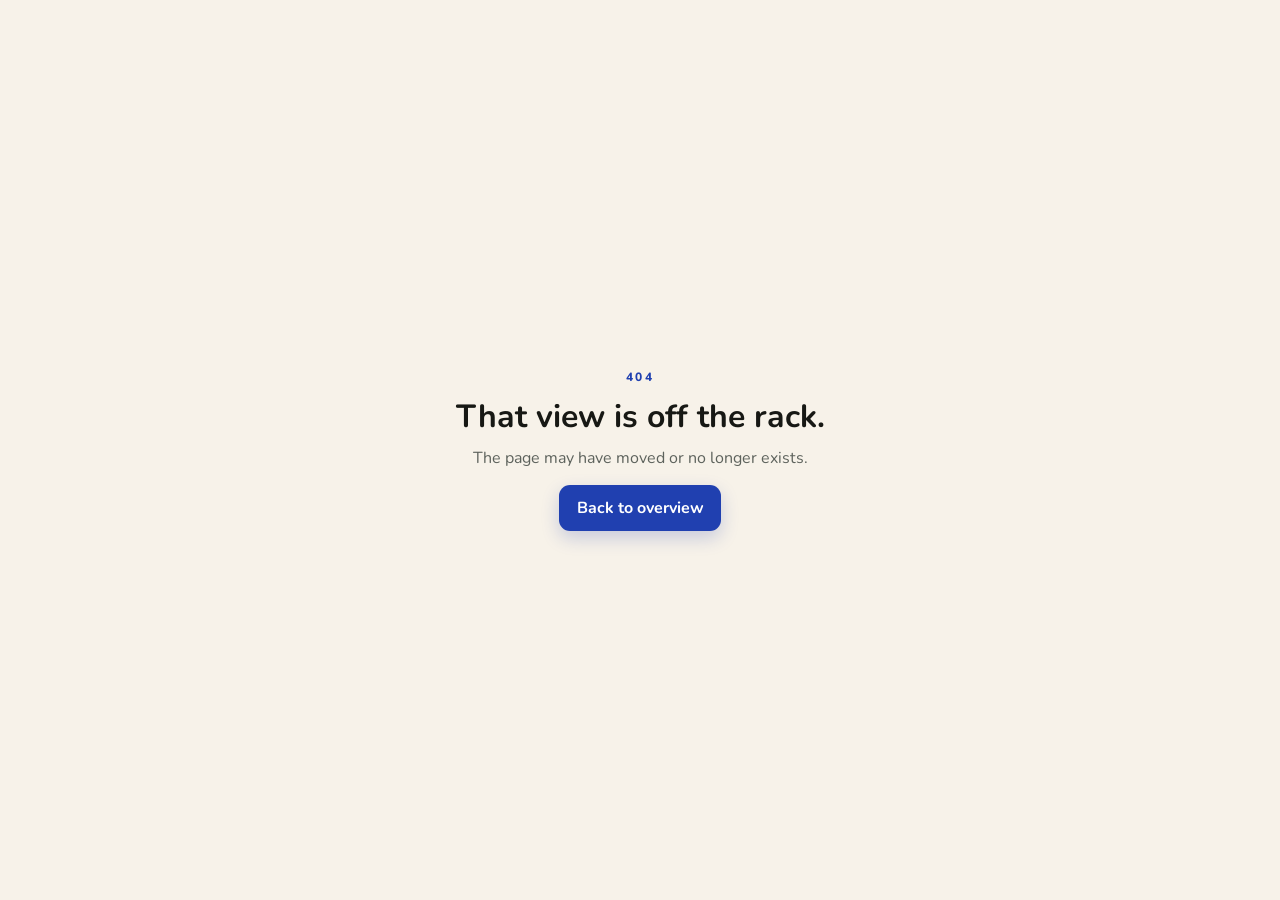
<file: doar.html>
<!doctype html>
<html lang="pt-BR" data-beasties-container>
<head>
  <meta charset="utf-8">
  <title>Coloque suas melhores roupas de volta em movimento. · ClothesGo</title>
  <meta name="description" content="Envie roupas para avaliação e entrada no acervo ClothesGo.">
  <meta name="theme-color" content="#2040b0">
  <meta property="og:type" content="website">
  <meta property="og:site_name" content="ClothesGo">
  <meta property="og:title" content="Coloque suas melhores roupas de volta em movimento. · ClothesGo">
  <meta property="og:description" content="Envie roupas para avaliação e entrada no acervo ClothesGo.">
  <meta property="og:url" content="https://clothesgo.app/doar">
  <meta property="og:image" content="https://clothesgo.app/brand/clothesgo-public-hero-v2.webp">
  <meta name="twitter:card" content="summary_large_image">
  <meta name="twitter:title" content="Coloque suas melhores roupas de volta em movimento. · ClothesGo">
  <meta name="twitter:description" content="Envie roupas para avaliação e entrada no acervo ClothesGo.">
  <meta name="twitter:image" content="https://clothesgo.app/brand/clothesgo-public-hero-v2.webp">
  <link rel="canonical" href="https://clothesgo.app/doar">
  <script type="application/ld+json">
    {
      "@context": "https://schema.org",
      "@graph": [
        {
          "@type": "Organization",
          "@id": "https://clothesgo.app/#organization",
          "name": "ClothesGo",
          "url": "https://clothesgo.app/",
          "logo": "https://clothesgo.app/brand/clothesgo-lockup.webp"
        },
        {
          "@type": "WebSite",
          "@id": "https://clothesgo.app/#website",
          "url": "https://clothesgo.app/",
          "name": "ClothesGo",
          "inLanguage": "pt-BR",
          "publisher": { "@id": "https://clothesgo.app/#organization" }
        }
      ]
    }
  </script>
  <base href="/">
  <meta name="viewport" content="width=device-width, initial-scale=1">
  <link rel="icon" type="image/x-icon" href="favicon.ico">
<style>@font-face{font-family:Nunito;src:url("./media/Nunito-VariableFont_wght-HOYAYEUI.ttf") format("truetype-variations");font-style:normal;font-weight:200 1000;font-display:swap}@font-face{font-family:Nunito;src:url("./media/Nunito-Italic-VariableFont_wght-7TYUJHBF.ttf") format("truetype-variations");font-style:italic;font-weight:200 1000;font-display:swap}:root{color-scheme:light;--cg-color-brand:#2040b0;--cg-color-brand-hover:#17358f;--cg-color-brand-soft:#e1e9ff;--cg-color-brand-selected:#e0f4ff;--cg-color-brand-vivid:#2251e8;--cg-color-brand-bright:#3d84ea;--cg-color-ink:#171814;--cg-color-canvas:#f7f2e9;--cg-color-canvas-cool:#f5faff;--cg-color-surface:#fffdf8;--cg-color-surface-strong:#ffffff;--cg-color-text:#171814;--cg-color-text-muted:#5d625c;--cg-color-text-subtle:#81857e;--cg-color-text-inverse:#ffffff;--cg-color-border:#e4ded3;--cg-color-border-strong:#c9c3b8;--cg-color-focus:#3d84ea;--cg-color-orange:#f09000;--cg-color-orange-soft:#fcecc8;--cg-color-cyan:#00a8f0;--cg-color-cyan-soft:#ddf5ff;--cg-color-lime:#b6d957;--cg-color-peach:#ffd9c9;--cg-color-positive:#247a52;--cg-color-positive-soft:#ddf2e7;--cg-color-warning:#9a5a00;--cg-color-warning-soft:#fff0d0;--cg-color-critical:#b72f3f;--cg-color-critical-soft:#ffe2e5;--cg-color-info:#2040b0;--cg-color-info-soft:#e1e9ff;--cg-color-neutral:#5d625c;--cg-color-neutral-soft:#ebe7de;--cg-font-ui:"Nunito", ui-rounded, system-ui, -apple-system, BlinkMacSystemFont, "Segoe UI", sans-serif;--cg-font-display:"Nunito", ui-rounded, system-ui, -apple-system, BlinkMacSystemFont, "Segoe UI", sans-serif;--cg-font-mono:ui-monospace, SFMono-Regular, Menlo, Monaco, Consolas, monospace;--cg-text-xs:.75rem;--cg-text-sm:.875rem;--cg-text-md:1rem;--cg-text-lg:1.125rem;--cg-text-xl:1.5rem;--cg-text-2xl:2rem;--cg-text-3xl:3rem;--cg-text-hero:clamp(3rem, 8vw, 6.5rem);--cg-space-1:.25rem;--cg-space-2:.5rem;--cg-space-3:.75rem;--cg-space-4:1rem;--cg-space-5:1.25rem;--cg-space-6:1.5rem;--cg-space-8:2rem;--cg-space-10:2.5rem;--cg-space-12:3rem;--cg-space-16:4rem;--cg-space-20:5rem;--cg-space-24:6rem;--cg-radius-sm:.75rem;--cg-radius-md:1rem;--cg-radius-lg:1.5rem;--cg-radius-xl:2rem;--cg-radius-pill:999px;--cg-shadow-sm:0 4px 14px rgba(23, 24, 20, .06);--cg-shadow-md:0 14px 40px rgba(32, 64, 176, .1);--cg-shadow-lg:0 28px 80px rgba(23, 24, 20, .16);--cg-motion-fast:.12s;--cg-motion-normal:.2s;--cg-motion-slow:.32s;--cg-motion-ease:cubic-bezier(.2, .8, .2, 1);--cg-content-max:90rem;--cg-text-max:42rem;--cg-control-min:2.75rem;--cg-sidebar-width:15rem;--cg-member-canvas:#ffffff;--cg-member-quiet:#f5faff;--cg-member-wash:#e1e9ff;--cg-member-selected:#e0f4ff;--cg-member-text-muted:#5b6170;--cg-member-divider:#dde4f0;--cg-reaction-pass-soft:#ffeaea;--cg-reaction-pass:#fc6d6d;--cg-reaction-pass-strong:#e84848;--cg-member-page-title:800 28px/1.02 var(--cg-font-ui, Nunito, sans-serif);--cg-member-section-title:800 20px/1.12 var(--cg-font-ui, Nunito, sans-serif);--cg-member-card-title:800 18px/1.15 var(--cg-font-ui, Nunito, sans-serif);--cg-member-label:800 13px/1 var(--cg-font-ui, Nunito, sans-serif);--cg-control-height:40px;--cg-control-target:44px}*,*:before,*:after{box-sizing:border-box}html{font-family:var(--cg-font-ui);color:var(--cg-color-text);background:var(--cg-color-canvas);font-synthesis:none;text-rendering:optimizeLegibility}body{margin:0;min-width:20rem;min-height:100vh}:root{color-scheme:light;--ink:var(--cg-color-text);--muted:var(--cg-color-text-muted);--line:var(--cg-color-border);--canvas:var(--cg-color-canvas);--surface:var(--cg-color-surface);--blue:var(--cg-color-brand);--blue-dark:var(--cg-color-brand-hover);--cyan:var(--cg-color-cyan);--green:var(--cg-color-positive);--orange:var(--cg-color-orange);--red:var(--cg-color-critical);--navy:var(--cg-color-ink);--shadow:var(--cg-shadow-md);--radius:var(--cg-radius-lg);font-family:var(--cg-font-ui);font-synthesis:none}*{box-sizing:border-box}html,body{margin:0;min-height:100%;background:var(--canvas);color:var(--ink)}body{min-width:320px}a{-webkit-tap-highlight-color:transparent}a{color:inherit;text-decoration:none}h1,p{margin-top:0}@media(prefers-reduced-motion:reduce){*,*:before,*:after{scroll-behavior:auto!important;animation-duration:.01ms!important;animation-iteration-count:1!important;transition-duration:.01ms!important}}</style><link rel="stylesheet" href="styles-C6CNFBOU.css" media="print" onload="this.media='all'"><noscript><link rel="stylesheet" href="styles-C6CNFBOU.css"></noscript></head>
<body>
  <app-root><main class="public-static-fallback" data-public-fallback><header><a href="/">ClothesGo</a></header><article><h1>Coloque suas melhores roupas de volta em movimento. · ClothesGo</h1><p>Envie roupas para avaliação e entrada no acervo ClothesGo.</p><nav aria-label="Escolha como usar a ClothesGo"><a href="/explorar">Quero usar</a><a href="/seja-washer">Quero gerar renda</a></nav><a href="/doar">Colocar uma peça em movimento</a></article></main></app-root>
<link rel="modulepreload" href="chunk-P4QDTYLJ.js"><link rel="modulepreload" href="chunk-6OB7MTRV.js"><link rel="modulepreload" href="chunk-ACH36H7C.js"><link rel="modulepreload" href="chunk-OVG6K4VT.js"><link rel="modulepreload" href="chunk-X3T3VKOX.js"><link rel="modulepreload" href="chunk-JWXWOLID.js"><script src="main-D3J3YYTE.js" type="module"></script></body>
</html>
</file>
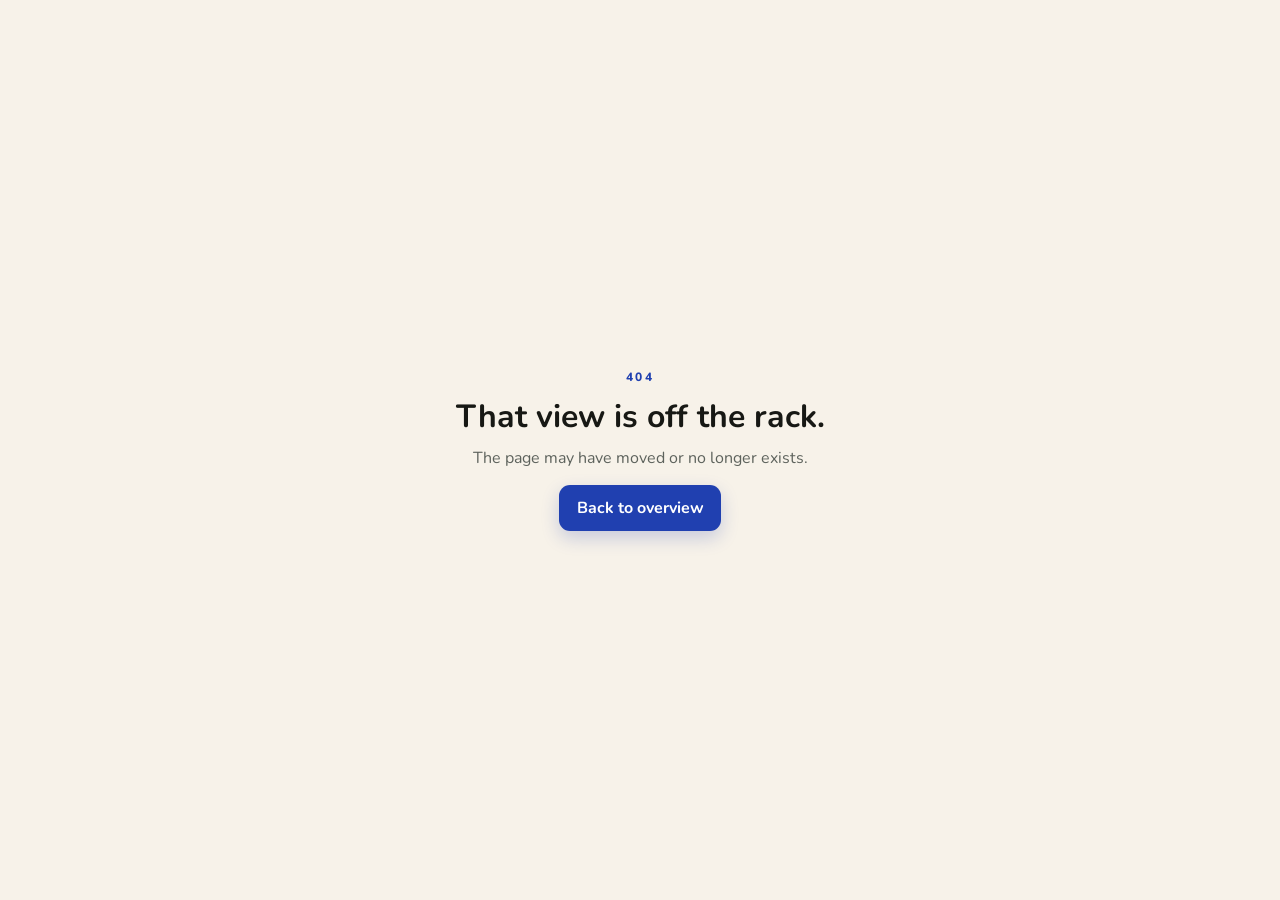
<file: estacoes.html>
<!doctype html>
<html lang="pt-BR" data-beasties-container>
<head>
  <meta charset="utf-8">
  <title>ClothesGo Stations · Encontre cuidado e retirada perto de você</title>
  <meta name="description" content="Conheça as ClothesGo Stations, seus serviços, responsáveis e estrutura aprovada para cuidar das peças da rede.">
  <meta name="theme-color" content="#2040b0">
  <meta property="og:type" content="website">
  <meta property="og:site_name" content="ClothesGo">
  <meta property="og:title" content="ClothesGo Stations · Encontre cuidado e retirada perto de você">
  <meta property="og:description" content="Conheça as ClothesGo Stations, seus serviços, responsáveis e estrutura aprovada para cuidar das peças da rede.">
  <meta property="og:url" content="https://clothesgo.app/estacoes">
  <meta property="og:image" content="https://clothesgo.app/brand/clothesgo-public-hero-v2.webp">
  <meta name="twitter:card" content="summary_large_image">
  <meta name="twitter:title" content="ClothesGo Stations · Encontre cuidado e retirada perto de você">
  <meta name="twitter:description" content="Conheça as ClothesGo Stations, seus serviços, responsáveis e estrutura aprovada para cuidar das peças da rede.">
  <meta name="twitter:image" content="https://clothesgo.app/brand/clothesgo-public-hero-v2.webp">
  <link rel="canonical" href="https://clothesgo.app/estacoes">
  <script type="application/ld+json">
    {
      "@context": "https://schema.org",
      "@graph": [
        {
          "@type": "Organization",
          "@id": "https://clothesgo.app/#organization",
          "name": "ClothesGo",
          "url": "https://clothesgo.app/",
          "logo": "https://clothesgo.app/brand/clothesgo-lockup.webp"
        },
        {
          "@type": "WebSite",
          "@id": "https://clothesgo.app/#website",
          "url": "https://clothesgo.app/",
          "name": "ClothesGo",
          "inLanguage": "pt-BR",
          "publisher": { "@id": "https://clothesgo.app/#organization" }
        }
      ]
    }
  </script>
  <base href="/">
  <meta name="viewport" content="width=device-width, initial-scale=1">
  <link rel="icon" type="image/x-icon" href="favicon.ico">
<style>@font-face{font-family:Nunito;src:url("./media/Nunito-VariableFont_wght-HOYAYEUI.ttf") format("truetype-variations");font-style:normal;font-weight:200 1000;font-display:swap}@font-face{font-family:Nunito;src:url("./media/Nunito-Italic-VariableFont_wght-7TYUJHBF.ttf") format("truetype-variations");font-style:italic;font-weight:200 1000;font-display:swap}:root{color-scheme:light;--cg-color-brand:#2040b0;--cg-color-brand-hover:#17358f;--cg-color-brand-soft:#e1e9ff;--cg-color-brand-selected:#e0f4ff;--cg-color-brand-vivid:#2251e8;--cg-color-brand-bright:#3d84ea;--cg-color-ink:#171814;--cg-color-canvas:#f7f2e9;--cg-color-canvas-cool:#f5faff;--cg-color-surface:#fffdf8;--cg-color-surface-strong:#ffffff;--cg-color-text:#171814;--cg-color-text-muted:#5d625c;--cg-color-text-subtle:#81857e;--cg-color-text-inverse:#ffffff;--cg-color-border:#e4ded3;--cg-color-border-strong:#c9c3b8;--cg-color-focus:#3d84ea;--cg-color-orange:#f09000;--cg-color-orange-soft:#fcecc8;--cg-color-cyan:#00a8f0;--cg-color-cyan-soft:#ddf5ff;--cg-color-lime:#b6d957;--cg-color-peach:#ffd9c9;--cg-color-positive:#247a52;--cg-color-positive-soft:#ddf2e7;--cg-color-warning:#9a5a00;--cg-color-warning-soft:#fff0d0;--cg-color-critical:#b72f3f;--cg-color-critical-soft:#ffe2e5;--cg-color-info:#2040b0;--cg-color-info-soft:#e1e9ff;--cg-color-neutral:#5d625c;--cg-color-neutral-soft:#ebe7de;--cg-font-ui:"Nunito", ui-rounded, system-ui, -apple-system, BlinkMacSystemFont, "Segoe UI", sans-serif;--cg-font-display:"Nunito", ui-rounded, system-ui, -apple-system, BlinkMacSystemFont, "Segoe UI", sans-serif;--cg-font-mono:ui-monospace, SFMono-Regular, Menlo, Monaco, Consolas, monospace;--cg-text-xs:.75rem;--cg-text-sm:.875rem;--cg-text-md:1rem;--cg-text-lg:1.125rem;--cg-text-xl:1.5rem;--cg-text-2xl:2rem;--cg-text-3xl:3rem;--cg-text-hero:clamp(3rem, 8vw, 6.5rem);--cg-space-1:.25rem;--cg-space-2:.5rem;--cg-space-3:.75rem;--cg-space-4:1rem;--cg-space-5:1.25rem;--cg-space-6:1.5rem;--cg-space-8:2rem;--cg-space-10:2.5rem;--cg-space-12:3rem;--cg-space-16:4rem;--cg-space-20:5rem;--cg-space-24:6rem;--cg-radius-sm:.75rem;--cg-radius-md:1rem;--cg-radius-lg:1.5rem;--cg-radius-xl:2rem;--cg-radius-pill:999px;--cg-shadow-sm:0 4px 14px rgba(23, 24, 20, .06);--cg-shadow-md:0 14px 40px rgba(32, 64, 176, .1);--cg-shadow-lg:0 28px 80px rgba(23, 24, 20, .16);--cg-motion-fast:.12s;--cg-motion-normal:.2s;--cg-motion-slow:.32s;--cg-motion-ease:cubic-bezier(.2, .8, .2, 1);--cg-content-max:90rem;--cg-text-max:42rem;--cg-control-min:2.75rem;--cg-sidebar-width:15rem;--cg-member-canvas:#ffffff;--cg-member-quiet:#f5faff;--cg-member-wash:#e1e9ff;--cg-member-selected:#e0f4ff;--cg-member-text-muted:#5b6170;--cg-member-divider:#dde4f0;--cg-reaction-pass-soft:#ffeaea;--cg-reaction-pass:#fc6d6d;--cg-reaction-pass-strong:#e84848;--cg-member-page-title:800 28px/1.02 var(--cg-font-ui, Nunito, sans-serif);--cg-member-section-title:800 20px/1.12 var(--cg-font-ui, Nunito, sans-serif);--cg-member-card-title:800 18px/1.15 var(--cg-font-ui, Nunito, sans-serif);--cg-member-label:800 13px/1 var(--cg-font-ui, Nunito, sans-serif);--cg-control-height:40px;--cg-control-target:44px}*,*:before,*:after{box-sizing:border-box}html{font-family:var(--cg-font-ui);color:var(--cg-color-text);background:var(--cg-color-canvas);font-synthesis:none;text-rendering:optimizeLegibility}body{margin:0;min-width:20rem;min-height:100vh}:root{color-scheme:light;--ink:var(--cg-color-text);--muted:var(--cg-color-text-muted);--line:var(--cg-color-border);--canvas:var(--cg-color-canvas);--surface:var(--cg-color-surface);--blue:var(--cg-color-brand);--blue-dark:var(--cg-color-brand-hover);--cyan:var(--cg-color-cyan);--green:var(--cg-color-positive);--orange:var(--cg-color-orange);--red:var(--cg-color-critical);--navy:var(--cg-color-ink);--shadow:var(--cg-shadow-md);--radius:var(--cg-radius-lg);font-family:var(--cg-font-ui);font-synthesis:none}*{box-sizing:border-box}html,body{margin:0;min-height:100%;background:var(--canvas);color:var(--ink)}body{min-width:320px}a{-webkit-tap-highlight-color:transparent}a{color:inherit;text-decoration:none}h1,p{margin-top:0}@media(prefers-reduced-motion:reduce){*,*:before,*:after{scroll-behavior:auto!important;animation-duration:.01ms!important;animation-iteration-count:1!important;transition-duration:.01ms!important}}</style><link rel="stylesheet" href="styles-C6CNFBOU.css" media="print" onload="this.media='all'"><noscript><link rel="stylesheet" href="styles-C6CNFBOU.css"></noscript></head>
<body>
  <app-root><main class="public-static-fallback" data-public-fallback><header><a href="/">ClothesGo</a></header><article><h1>ClothesGo Stations · Encontre cuidado e retirada perto de você</h1><p>Conheça as ClothesGo Stations, seus serviços, responsáveis e estrutura aprovada para cuidar das peças da rede.</p><nav aria-label="Escolha como usar a ClothesGo"><a href="/explorar">Quero usar</a><a href="/seja-washer">Quero gerar renda</a></nav><a href="/doar">Colocar uma peça em movimento</a></article></main></app-root>
<link rel="modulepreload" href="chunk-P4QDTYLJ.js"><link rel="modulepreload" href="chunk-6OB7MTRV.js"><link rel="modulepreload" href="chunk-ACH36H7C.js"><link rel="modulepreload" href="chunk-OVG6K4VT.js"><link rel="modulepreload" href="chunk-X3T3VKOX.js"><link rel="modulepreload" href="chunk-JWXWOLID.js"><script src="main-D3J3YYTE.js" type="module"></script></body>
</html>
</file>
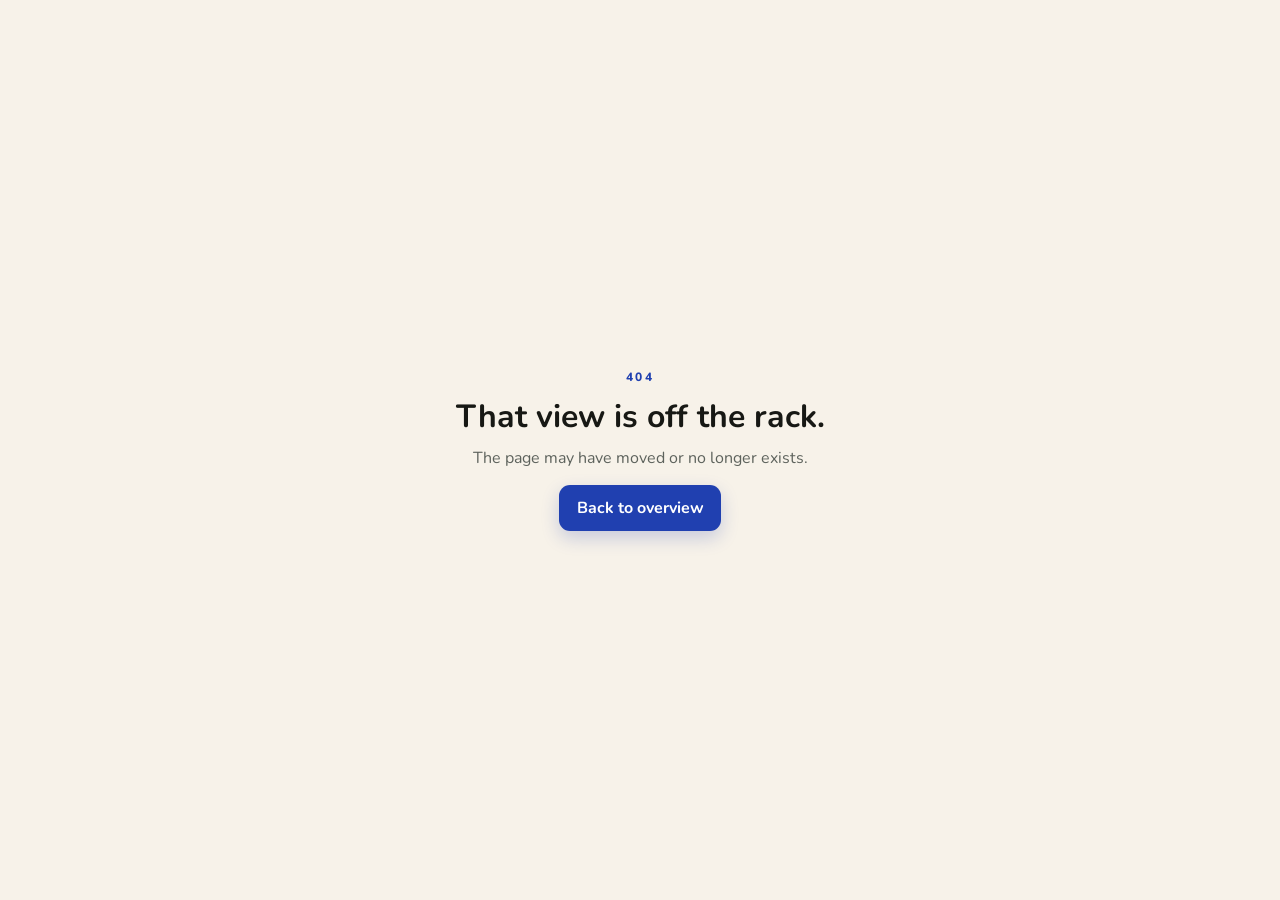
<file: explorar.html>
<!doctype html>
<html lang="pt-BR" data-beasties-container>
<head>
  <meta charset="utf-8">
  <title>Descubra o que já está perto de você. · ClothesGo</title>
  <meta name="description" content="Explore roupas e looks disponíveis na rede ClothesGo.">
  <meta name="theme-color" content="#2040b0">
  <meta property="og:type" content="website">
  <meta property="og:site_name" content="ClothesGo">
  <meta property="og:title" content="Descubra o que já está perto de você. · ClothesGo">
  <meta property="og:description" content="Explore roupas e looks disponíveis na rede ClothesGo.">
  <meta property="og:url" content="https://clothesgo.app/explorar">
  <meta property="og:image" content="https://clothesgo.app/brand/clothesgo-public-hero-v2.webp">
  <meta name="twitter:card" content="summary_large_image">
  <meta name="twitter:title" content="Descubra o que já está perto de você. · ClothesGo">
  <meta name="twitter:description" content="Explore roupas e looks disponíveis na rede ClothesGo.">
  <meta name="twitter:image" content="https://clothesgo.app/brand/clothesgo-public-hero-v2.webp">
  <link rel="canonical" href="https://clothesgo.app/explorar">
  <script type="application/ld+json">
    {
      "@context": "https://schema.org",
      "@graph": [
        {
          "@type": "Organization",
          "@id": "https://clothesgo.app/#organization",
          "name": "ClothesGo",
          "url": "https://clothesgo.app/",
          "logo": "https://clothesgo.app/brand/clothesgo-lockup.webp"
        },
        {
          "@type": "WebSite",
          "@id": "https://clothesgo.app/#website",
          "url": "https://clothesgo.app/",
          "name": "ClothesGo",
          "inLanguage": "pt-BR",
          "publisher": { "@id": "https://clothesgo.app/#organization" }
        }
      ]
    }
  </script>
  <base href="/">
  <meta name="viewport" content="width=device-width, initial-scale=1">
  <link rel="icon" type="image/x-icon" href="favicon.ico">
<style>@font-face{font-family:Nunito;src:url("./media/Nunito-VariableFont_wght-HOYAYEUI.ttf") format("truetype-variations");font-style:normal;font-weight:200 1000;font-display:swap}@font-face{font-family:Nunito;src:url("./media/Nunito-Italic-VariableFont_wght-7TYUJHBF.ttf") format("truetype-variations");font-style:italic;font-weight:200 1000;font-display:swap}:root{color-scheme:light;--cg-color-brand:#2040b0;--cg-color-brand-hover:#17358f;--cg-color-brand-soft:#e1e9ff;--cg-color-brand-selected:#e0f4ff;--cg-color-brand-vivid:#2251e8;--cg-color-brand-bright:#3d84ea;--cg-color-ink:#171814;--cg-color-canvas:#f7f2e9;--cg-color-canvas-cool:#f5faff;--cg-color-surface:#fffdf8;--cg-color-surface-strong:#ffffff;--cg-color-text:#171814;--cg-color-text-muted:#5d625c;--cg-color-text-subtle:#81857e;--cg-color-text-inverse:#ffffff;--cg-color-border:#e4ded3;--cg-color-border-strong:#c9c3b8;--cg-color-focus:#3d84ea;--cg-color-orange:#f09000;--cg-color-orange-soft:#fcecc8;--cg-color-cyan:#00a8f0;--cg-color-cyan-soft:#ddf5ff;--cg-color-lime:#b6d957;--cg-color-peach:#ffd9c9;--cg-color-positive:#247a52;--cg-color-positive-soft:#ddf2e7;--cg-color-warning:#9a5a00;--cg-color-warning-soft:#fff0d0;--cg-color-critical:#b72f3f;--cg-color-critical-soft:#ffe2e5;--cg-color-info:#2040b0;--cg-color-info-soft:#e1e9ff;--cg-color-neutral:#5d625c;--cg-color-neutral-soft:#ebe7de;--cg-font-ui:"Nunito", ui-rounded, system-ui, -apple-system, BlinkMacSystemFont, "Segoe UI", sans-serif;--cg-font-display:"Nunito", ui-rounded, system-ui, -apple-system, BlinkMacSystemFont, "Segoe UI", sans-serif;--cg-font-mono:ui-monospace, SFMono-Regular, Menlo, Monaco, Consolas, monospace;--cg-text-xs:.75rem;--cg-text-sm:.875rem;--cg-text-md:1rem;--cg-text-lg:1.125rem;--cg-text-xl:1.5rem;--cg-text-2xl:2rem;--cg-text-3xl:3rem;--cg-text-hero:clamp(3rem, 8vw, 6.5rem);--cg-space-1:.25rem;--cg-space-2:.5rem;--cg-space-3:.75rem;--cg-space-4:1rem;--cg-space-5:1.25rem;--cg-space-6:1.5rem;--cg-space-8:2rem;--cg-space-10:2.5rem;--cg-space-12:3rem;--cg-space-16:4rem;--cg-space-20:5rem;--cg-space-24:6rem;--cg-radius-sm:.75rem;--cg-radius-md:1rem;--cg-radius-lg:1.5rem;--cg-radius-xl:2rem;--cg-radius-pill:999px;--cg-shadow-sm:0 4px 14px rgba(23, 24, 20, .06);--cg-shadow-md:0 14px 40px rgba(32, 64, 176, .1);--cg-shadow-lg:0 28px 80px rgba(23, 24, 20, .16);--cg-motion-fast:.12s;--cg-motion-normal:.2s;--cg-motion-slow:.32s;--cg-motion-ease:cubic-bezier(.2, .8, .2, 1);--cg-content-max:90rem;--cg-text-max:42rem;--cg-control-min:2.75rem;--cg-sidebar-width:15rem;--cg-member-canvas:#ffffff;--cg-member-quiet:#f5faff;--cg-member-wash:#e1e9ff;--cg-member-selected:#e0f4ff;--cg-member-text-muted:#5b6170;--cg-member-divider:#dde4f0;--cg-reaction-pass-soft:#ffeaea;--cg-reaction-pass:#fc6d6d;--cg-reaction-pass-strong:#e84848;--cg-member-page-title:800 28px/1.02 var(--cg-font-ui, Nunito, sans-serif);--cg-member-section-title:800 20px/1.12 var(--cg-font-ui, Nunito, sans-serif);--cg-member-card-title:800 18px/1.15 var(--cg-font-ui, Nunito, sans-serif);--cg-member-label:800 13px/1 var(--cg-font-ui, Nunito, sans-serif);--cg-control-height:40px;--cg-control-target:44px}*,*:before,*:after{box-sizing:border-box}html{font-family:var(--cg-font-ui);color:var(--cg-color-text);background:var(--cg-color-canvas);font-synthesis:none;text-rendering:optimizeLegibility}body{margin:0;min-width:20rem;min-height:100vh}:root{color-scheme:light;--ink:var(--cg-color-text);--muted:var(--cg-color-text-muted);--line:var(--cg-color-border);--canvas:var(--cg-color-canvas);--surface:var(--cg-color-surface);--blue:var(--cg-color-brand);--blue-dark:var(--cg-color-brand-hover);--cyan:var(--cg-color-cyan);--green:var(--cg-color-positive);--orange:var(--cg-color-orange);--red:var(--cg-color-critical);--navy:var(--cg-color-ink);--shadow:var(--cg-shadow-md);--radius:var(--cg-radius-lg);font-family:var(--cg-font-ui);font-synthesis:none}*{box-sizing:border-box}html,body{margin:0;min-height:100%;background:var(--canvas);color:var(--ink)}body{min-width:320px}a{-webkit-tap-highlight-color:transparent}a{color:inherit;text-decoration:none}h1,p{margin-top:0}@media(prefers-reduced-motion:reduce){*,*:before,*:after{scroll-behavior:auto!important;animation-duration:.01ms!important;animation-iteration-count:1!important;transition-duration:.01ms!important}}</style><link rel="stylesheet" href="styles-C6CNFBOU.css" media="print" onload="this.media='all'"><noscript><link rel="stylesheet" href="styles-C6CNFBOU.css"></noscript></head>
<body>
  <app-root><main class="public-static-fallback" data-public-fallback><header><a href="/">ClothesGo</a></header><article><h1>Descubra o que já está perto de você. · ClothesGo</h1><p>Explore roupas e looks disponíveis na rede ClothesGo.</p><nav aria-label="Escolha como usar a ClothesGo"><a href="/explorar">Quero usar</a><a href="/seja-washer">Quero gerar renda</a></nav><a href="/doar">Colocar uma peça em movimento</a></article></main></app-root>
<link rel="modulepreload" href="chunk-P4QDTYLJ.js"><link rel="modulepreload" href="chunk-6OB7MTRV.js"><link rel="modulepreload" href="chunk-ACH36H7C.js"><link rel="modulepreload" href="chunk-OVG6K4VT.js"><link rel="modulepreload" href="chunk-X3T3VKOX.js"><link rel="modulepreload" href="chunk-JWXWOLID.js"><script src="main-D3J3YYTE.js" type="module"></script></body>
</html>
</file>
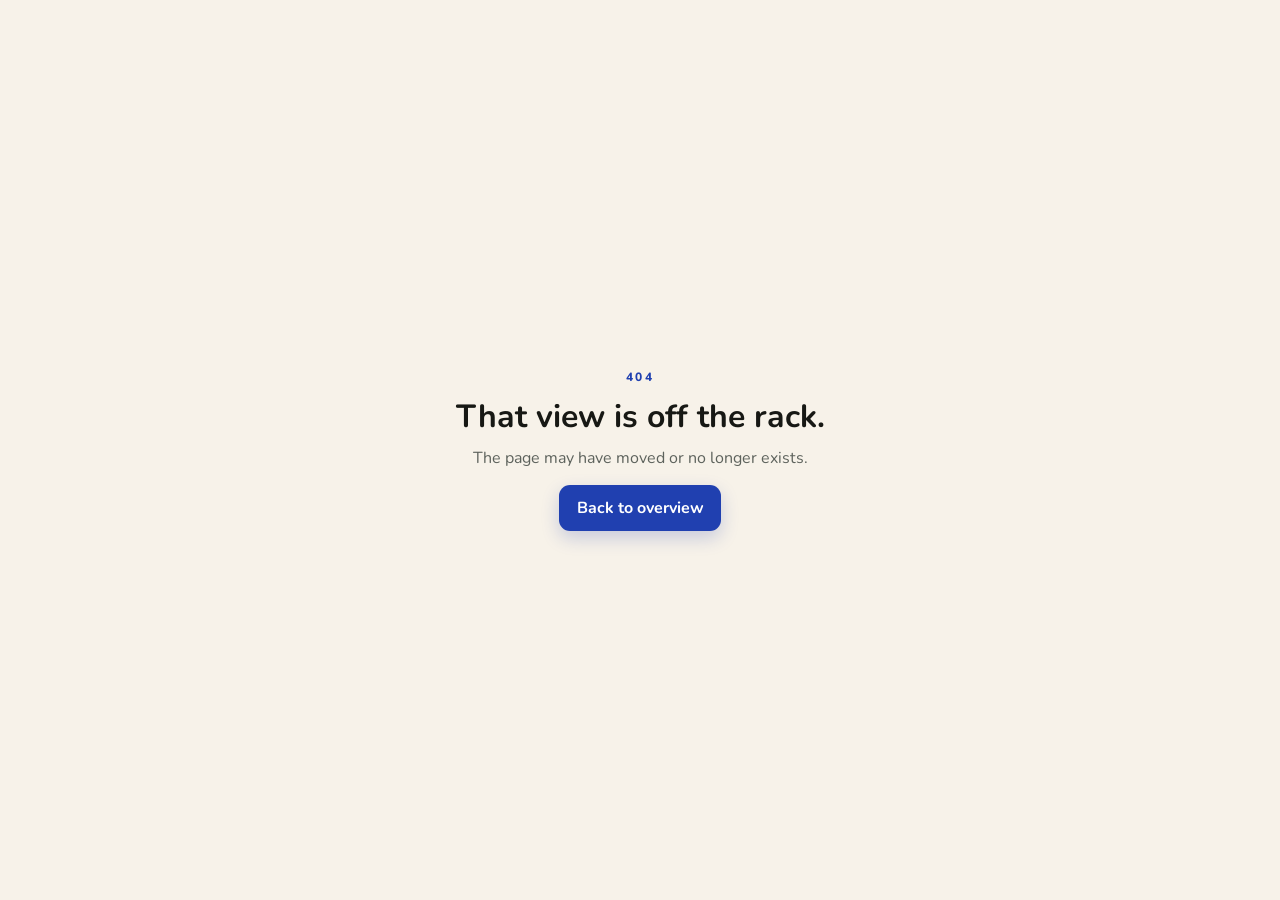
<file: faq.html>
<!doctype html>
<html lang="pt-BR" data-beasties-container>
<head>
  <meta charset="utf-8">
  <title>Antes de circular, entenda o essencial. · ClothesGo</title>
  <meta name="description" content="Perguntas frequentes sobre ClothesGo.">
  <meta name="theme-color" content="#2040b0">
  <meta property="og:type" content="website">
  <meta property="og:site_name" content="ClothesGo">
  <meta property="og:title" content="Antes de circular, entenda o essencial. · ClothesGo">
  <meta property="og:description" content="Perguntas frequentes sobre ClothesGo.">
  <meta property="og:url" content="https://clothesgo.app/faq">
  <meta property="og:image" content="https://clothesgo.app/brand/clothesgo-public-hero-v2.webp">
  <meta name="twitter:card" content="summary_large_image">
  <meta name="twitter:title" content="Antes de circular, entenda o essencial. · ClothesGo">
  <meta name="twitter:description" content="Perguntas frequentes sobre ClothesGo.">
  <meta name="twitter:image" content="https://clothesgo.app/brand/clothesgo-public-hero-v2.webp">
  <link rel="canonical" href="https://clothesgo.app/faq">
  <script type="application/ld+json">
    {
      "@context": "https://schema.org",
      "@graph": [
        {
          "@type": "Organization",
          "@id": "https://clothesgo.app/#organization",
          "name": "ClothesGo",
          "url": "https://clothesgo.app/",
          "logo": "https://clothesgo.app/brand/clothesgo-lockup.webp"
        },
        {
          "@type": "WebSite",
          "@id": "https://clothesgo.app/#website",
          "url": "https://clothesgo.app/",
          "name": "ClothesGo",
          "inLanguage": "pt-BR",
          "publisher": { "@id": "https://clothesgo.app/#organization" }
        }
      ]
    }
  </script>
  <base href="/">
  <meta name="viewport" content="width=device-width, initial-scale=1">
  <link rel="icon" type="image/x-icon" href="favicon.ico">
<style>@font-face{font-family:Nunito;src:url("./media/Nunito-VariableFont_wght-HOYAYEUI.ttf") format("truetype-variations");font-style:normal;font-weight:200 1000;font-display:swap}@font-face{font-family:Nunito;src:url("./media/Nunito-Italic-VariableFont_wght-7TYUJHBF.ttf") format("truetype-variations");font-style:italic;font-weight:200 1000;font-display:swap}:root{color-scheme:light;--cg-color-brand:#2040b0;--cg-color-brand-hover:#17358f;--cg-color-brand-soft:#e1e9ff;--cg-color-brand-selected:#e0f4ff;--cg-color-brand-vivid:#2251e8;--cg-color-brand-bright:#3d84ea;--cg-color-ink:#171814;--cg-color-canvas:#f7f2e9;--cg-color-canvas-cool:#f5faff;--cg-color-surface:#fffdf8;--cg-color-surface-strong:#ffffff;--cg-color-text:#171814;--cg-color-text-muted:#5d625c;--cg-color-text-subtle:#81857e;--cg-color-text-inverse:#ffffff;--cg-color-border:#e4ded3;--cg-color-border-strong:#c9c3b8;--cg-color-focus:#3d84ea;--cg-color-orange:#f09000;--cg-color-orange-soft:#fcecc8;--cg-color-cyan:#00a8f0;--cg-color-cyan-soft:#ddf5ff;--cg-color-lime:#b6d957;--cg-color-peach:#ffd9c9;--cg-color-positive:#247a52;--cg-color-positive-soft:#ddf2e7;--cg-color-warning:#9a5a00;--cg-color-warning-soft:#fff0d0;--cg-color-critical:#b72f3f;--cg-color-critical-soft:#ffe2e5;--cg-color-info:#2040b0;--cg-color-info-soft:#e1e9ff;--cg-color-neutral:#5d625c;--cg-color-neutral-soft:#ebe7de;--cg-font-ui:"Nunito", ui-rounded, system-ui, -apple-system, BlinkMacSystemFont, "Segoe UI", sans-serif;--cg-font-display:"Nunito", ui-rounded, system-ui, -apple-system, BlinkMacSystemFont, "Segoe UI", sans-serif;--cg-font-mono:ui-monospace, SFMono-Regular, Menlo, Monaco, Consolas, monospace;--cg-text-xs:.75rem;--cg-text-sm:.875rem;--cg-text-md:1rem;--cg-text-lg:1.125rem;--cg-text-xl:1.5rem;--cg-text-2xl:2rem;--cg-text-3xl:3rem;--cg-text-hero:clamp(3rem, 8vw, 6.5rem);--cg-space-1:.25rem;--cg-space-2:.5rem;--cg-space-3:.75rem;--cg-space-4:1rem;--cg-space-5:1.25rem;--cg-space-6:1.5rem;--cg-space-8:2rem;--cg-space-10:2.5rem;--cg-space-12:3rem;--cg-space-16:4rem;--cg-space-20:5rem;--cg-space-24:6rem;--cg-radius-sm:.75rem;--cg-radius-md:1rem;--cg-radius-lg:1.5rem;--cg-radius-xl:2rem;--cg-radius-pill:999px;--cg-shadow-sm:0 4px 14px rgba(23, 24, 20, .06);--cg-shadow-md:0 14px 40px rgba(32, 64, 176, .1);--cg-shadow-lg:0 28px 80px rgba(23, 24, 20, .16);--cg-motion-fast:.12s;--cg-motion-normal:.2s;--cg-motion-slow:.32s;--cg-motion-ease:cubic-bezier(.2, .8, .2, 1);--cg-content-max:90rem;--cg-text-max:42rem;--cg-control-min:2.75rem;--cg-sidebar-width:15rem;--cg-member-canvas:#ffffff;--cg-member-quiet:#f5faff;--cg-member-wash:#e1e9ff;--cg-member-selected:#e0f4ff;--cg-member-text-muted:#5b6170;--cg-member-divider:#dde4f0;--cg-reaction-pass-soft:#ffeaea;--cg-reaction-pass:#fc6d6d;--cg-reaction-pass-strong:#e84848;--cg-member-page-title:800 28px/1.02 var(--cg-font-ui, Nunito, sans-serif);--cg-member-section-title:800 20px/1.12 var(--cg-font-ui, Nunito, sans-serif);--cg-member-card-title:800 18px/1.15 var(--cg-font-ui, Nunito, sans-serif);--cg-member-label:800 13px/1 var(--cg-font-ui, Nunito, sans-serif);--cg-control-height:40px;--cg-control-target:44px}*,*:before,*:after{box-sizing:border-box}html{font-family:var(--cg-font-ui);color:var(--cg-color-text);background:var(--cg-color-canvas);font-synthesis:none;text-rendering:optimizeLegibility}body{margin:0;min-width:20rem;min-height:100vh}:root{color-scheme:light;--ink:var(--cg-color-text);--muted:var(--cg-color-text-muted);--line:var(--cg-color-border);--canvas:var(--cg-color-canvas);--surface:var(--cg-color-surface);--blue:var(--cg-color-brand);--blue-dark:var(--cg-color-brand-hover);--cyan:var(--cg-color-cyan);--green:var(--cg-color-positive);--orange:var(--cg-color-orange);--red:var(--cg-color-critical);--navy:var(--cg-color-ink);--shadow:var(--cg-shadow-md);--radius:var(--cg-radius-lg);font-family:var(--cg-font-ui);font-synthesis:none}*{box-sizing:border-box}html,body{margin:0;min-height:100%;background:var(--canvas);color:var(--ink)}body{min-width:320px}a{-webkit-tap-highlight-color:transparent}a{color:inherit;text-decoration:none}h1,p{margin-top:0}@media(prefers-reduced-motion:reduce){*,*:before,*:after{scroll-behavior:auto!important;animation-duration:.01ms!important;animation-iteration-count:1!important;transition-duration:.01ms!important}}</style><link rel="stylesheet" href="styles-C6CNFBOU.css" media="print" onload="this.media='all'"><noscript><link rel="stylesheet" href="styles-C6CNFBOU.css"></noscript></head>
<body>
  <app-root><main class="public-static-fallback" data-public-fallback><header><a href="/">ClothesGo</a></header><article><h1>Antes de circular, entenda o essencial. · ClothesGo</h1><p>Perguntas frequentes sobre ClothesGo.</p><nav aria-label="Escolha como usar a ClothesGo"><a href="/explorar">Quero usar</a><a href="/seja-washer">Quero gerar renda</a></nav><a href="/doar">Colocar uma peça em movimento</a></article></main></app-root>
<link rel="modulepreload" href="chunk-P4QDTYLJ.js"><link rel="modulepreload" href="chunk-6OB7MTRV.js"><link rel="modulepreload" href="chunk-ACH36H7C.js"><link rel="modulepreload" href="chunk-OVG6K4VT.js"><link rel="modulepreload" href="chunk-X3T3VKOX.js"><link rel="modulepreload" href="chunk-JWXWOLID.js"><script src="main-D3J3YYTE.js" type="module"></script></body>
</html>
</file>
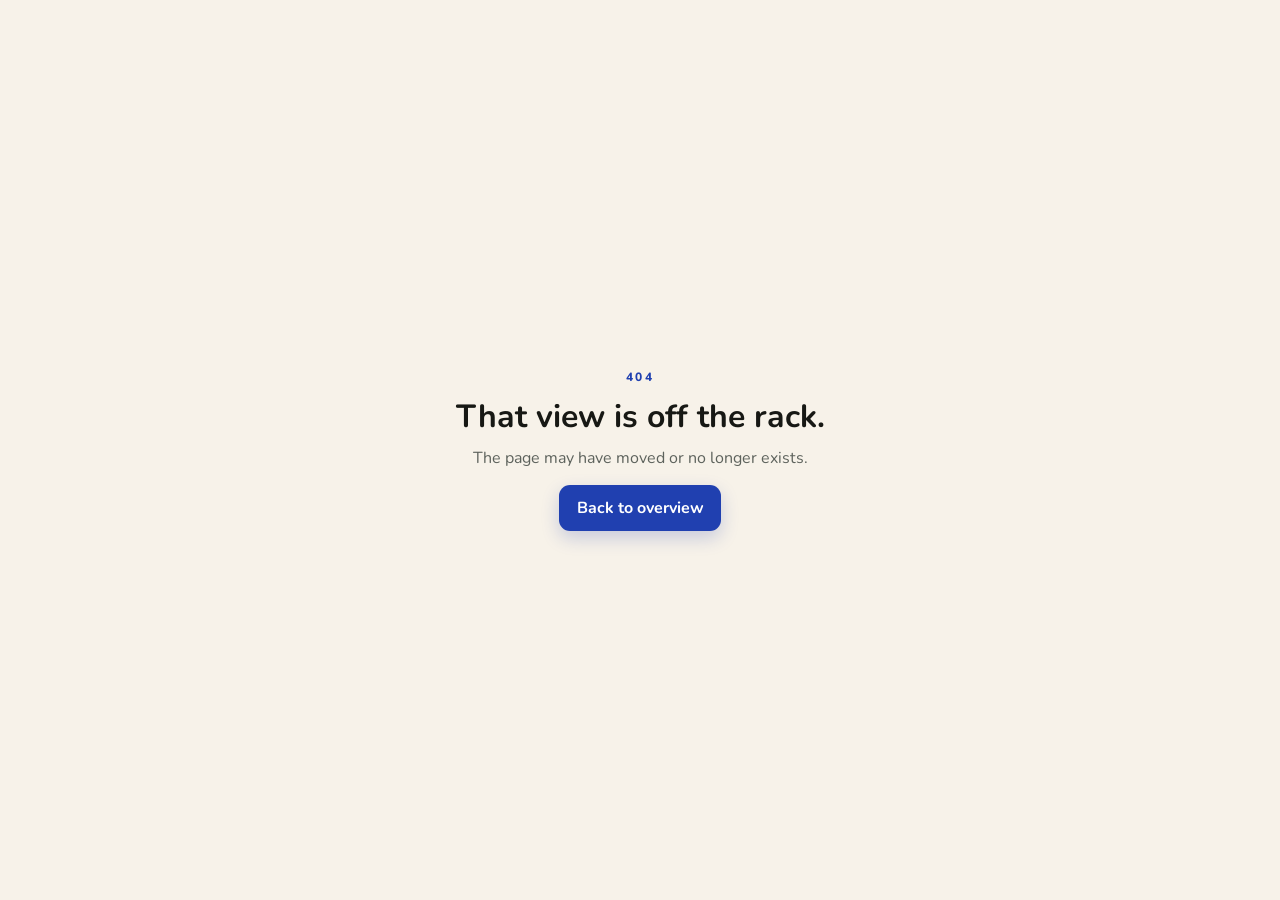
<file: privacidade.html>
<!doctype html>
<html lang="pt-BR" data-beasties-container>
<head>
  <meta charset="utf-8">
  <title>Privacidade · ClothesGo</title>
  <meta name="description" content="Saiba como o ClothesGo trata dados pessoais, operacionais e financeiros.">
  <meta name="theme-color" content="#2040b0">
  <meta property="og:type" content="website">
  <meta property="og:site_name" content="ClothesGo">
  <meta property="og:title" content="Privacidade · ClothesGo">
  <meta property="og:description" content="Saiba como o ClothesGo trata dados pessoais, operacionais e financeiros.">
  <meta property="og:url" content="https://clothesgo.app/privacidade">
  <meta property="og:image" content="https://clothesgo.app/brand/clothesgo-public-hero-v2.webp">
  <meta name="twitter:card" content="summary_large_image">
  <meta name="twitter:title" content="Privacidade · ClothesGo">
  <meta name="twitter:description" content="Saiba como o ClothesGo trata dados pessoais, operacionais e financeiros.">
  <meta name="twitter:image" content="https://clothesgo.app/brand/clothesgo-public-hero-v2.webp">
  <link rel="canonical" href="https://clothesgo.app/privacidade">
  <script type="application/ld+json">
    {
      "@context": "https://schema.org",
      "@graph": [
        {
          "@type": "Organization",
          "@id": "https://clothesgo.app/#organization",
          "name": "ClothesGo",
          "url": "https://clothesgo.app/",
          "logo": "https://clothesgo.app/brand/clothesgo-lockup.webp"
        },
        {
          "@type": "WebSite",
          "@id": "https://clothesgo.app/#website",
          "url": "https://clothesgo.app/",
          "name": "ClothesGo",
          "inLanguage": "pt-BR",
          "publisher": { "@id": "https://clothesgo.app/#organization" }
        }
      ]
    }
  </script>
  <base href="/">
  <meta name="viewport" content="width=device-width, initial-scale=1">
  <link rel="icon" type="image/x-icon" href="favicon.ico">
<style>@font-face{font-family:Nunito;src:url("./media/Nunito-VariableFont_wght-HOYAYEUI.ttf") format("truetype-variations");font-style:normal;font-weight:200 1000;font-display:swap}@font-face{font-family:Nunito;src:url("./media/Nunito-Italic-VariableFont_wght-7TYUJHBF.ttf") format("truetype-variations");font-style:italic;font-weight:200 1000;font-display:swap}:root{color-scheme:light;--cg-color-brand:#2040b0;--cg-color-brand-hover:#17358f;--cg-color-brand-soft:#e1e9ff;--cg-color-brand-selected:#e0f4ff;--cg-color-brand-vivid:#2251e8;--cg-color-brand-bright:#3d84ea;--cg-color-ink:#171814;--cg-color-canvas:#f7f2e9;--cg-color-canvas-cool:#f5faff;--cg-color-surface:#fffdf8;--cg-color-surface-strong:#ffffff;--cg-color-text:#171814;--cg-color-text-muted:#5d625c;--cg-color-text-subtle:#81857e;--cg-color-text-inverse:#ffffff;--cg-color-border:#e4ded3;--cg-color-border-strong:#c9c3b8;--cg-color-focus:#3d84ea;--cg-color-orange:#f09000;--cg-color-orange-soft:#fcecc8;--cg-color-cyan:#00a8f0;--cg-color-cyan-soft:#ddf5ff;--cg-color-lime:#b6d957;--cg-color-peach:#ffd9c9;--cg-color-positive:#247a52;--cg-color-positive-soft:#ddf2e7;--cg-color-warning:#9a5a00;--cg-color-warning-soft:#fff0d0;--cg-color-critical:#b72f3f;--cg-color-critical-soft:#ffe2e5;--cg-color-info:#2040b0;--cg-color-info-soft:#e1e9ff;--cg-color-neutral:#5d625c;--cg-color-neutral-soft:#ebe7de;--cg-font-ui:"Nunito", ui-rounded, system-ui, -apple-system, BlinkMacSystemFont, "Segoe UI", sans-serif;--cg-font-display:"Nunito", ui-rounded, system-ui, -apple-system, BlinkMacSystemFont, "Segoe UI", sans-serif;--cg-font-mono:ui-monospace, SFMono-Regular, Menlo, Monaco, Consolas, monospace;--cg-text-xs:.75rem;--cg-text-sm:.875rem;--cg-text-md:1rem;--cg-text-lg:1.125rem;--cg-text-xl:1.5rem;--cg-text-2xl:2rem;--cg-text-3xl:3rem;--cg-text-hero:clamp(3rem, 8vw, 6.5rem);--cg-space-1:.25rem;--cg-space-2:.5rem;--cg-space-3:.75rem;--cg-space-4:1rem;--cg-space-5:1.25rem;--cg-space-6:1.5rem;--cg-space-8:2rem;--cg-space-10:2.5rem;--cg-space-12:3rem;--cg-space-16:4rem;--cg-space-20:5rem;--cg-space-24:6rem;--cg-radius-sm:.75rem;--cg-radius-md:1rem;--cg-radius-lg:1.5rem;--cg-radius-xl:2rem;--cg-radius-pill:999px;--cg-shadow-sm:0 4px 14px rgba(23, 24, 20, .06);--cg-shadow-md:0 14px 40px rgba(32, 64, 176, .1);--cg-shadow-lg:0 28px 80px rgba(23, 24, 20, .16);--cg-motion-fast:.12s;--cg-motion-normal:.2s;--cg-motion-slow:.32s;--cg-motion-ease:cubic-bezier(.2, .8, .2, 1);--cg-content-max:90rem;--cg-text-max:42rem;--cg-control-min:2.75rem;--cg-sidebar-width:15rem;--cg-member-canvas:#ffffff;--cg-member-quiet:#f5faff;--cg-member-wash:#e1e9ff;--cg-member-selected:#e0f4ff;--cg-member-text-muted:#5b6170;--cg-member-divider:#dde4f0;--cg-reaction-pass-soft:#ffeaea;--cg-reaction-pass:#fc6d6d;--cg-reaction-pass-strong:#e84848;--cg-member-page-title:800 28px/1.02 var(--cg-font-ui, Nunito, sans-serif);--cg-member-section-title:800 20px/1.12 var(--cg-font-ui, Nunito, sans-serif);--cg-member-card-title:800 18px/1.15 var(--cg-font-ui, Nunito, sans-serif);--cg-member-label:800 13px/1 var(--cg-font-ui, Nunito, sans-serif);--cg-control-height:40px;--cg-control-target:44px}*,*:before,*:after{box-sizing:border-box}html{font-family:var(--cg-font-ui);color:var(--cg-color-text);background:var(--cg-color-canvas);font-synthesis:none;text-rendering:optimizeLegibility}body{margin:0;min-width:20rem;min-height:100vh}:root{color-scheme:light;--ink:var(--cg-color-text);--muted:var(--cg-color-text-muted);--line:var(--cg-color-border);--canvas:var(--cg-color-canvas);--surface:var(--cg-color-surface);--blue:var(--cg-color-brand);--blue-dark:var(--cg-color-brand-hover);--cyan:var(--cg-color-cyan);--green:var(--cg-color-positive);--orange:var(--cg-color-orange);--red:var(--cg-color-critical);--navy:var(--cg-color-ink);--shadow:var(--cg-shadow-md);--radius:var(--cg-radius-lg);font-family:var(--cg-font-ui);font-synthesis:none}*{box-sizing:border-box}html,body{margin:0;min-height:100%;background:var(--canvas);color:var(--ink)}body{min-width:320px}a{-webkit-tap-highlight-color:transparent}a{color:inherit;text-decoration:none}h1,p{margin-top:0}@media(prefers-reduced-motion:reduce){*,*:before,*:after{scroll-behavior:auto!important;animation-duration:.01ms!important;animation-iteration-count:1!important;transition-duration:.01ms!important}}</style><link rel="stylesheet" href="styles-C6CNFBOU.css" media="print" onload="this.media='all'"><noscript><link rel="stylesheet" href="styles-C6CNFBOU.css"></noscript></head>
<body>
  <app-root><main class="public-static-fallback" data-public-fallback><header><a href="/">ClothesGo</a></header><article><h1>Privacidade · ClothesGo</h1><p>Saiba como o ClothesGo trata dados pessoais, operacionais e financeiros.</p><nav aria-label="Escolha como usar a ClothesGo"><a href="/explorar">Quero usar</a><a href="/seja-washer">Quero gerar renda</a></nav><a href="/doar">Colocar uma peça em movimento</a></article></main></app-root>
<link rel="modulepreload" href="chunk-P4QDTYLJ.js"><link rel="modulepreload" href="chunk-6OB7MTRV.js"><link rel="modulepreload" href="chunk-ACH36H7C.js"><link rel="modulepreload" href="chunk-OVG6K4VT.js"><link rel="modulepreload" href="chunk-X3T3VKOX.js"><link rel="modulepreload" href="chunk-JWXWOLID.js"><script src="main-D3J3YYTE.js" type="module"></script></body>
</html>
</file>
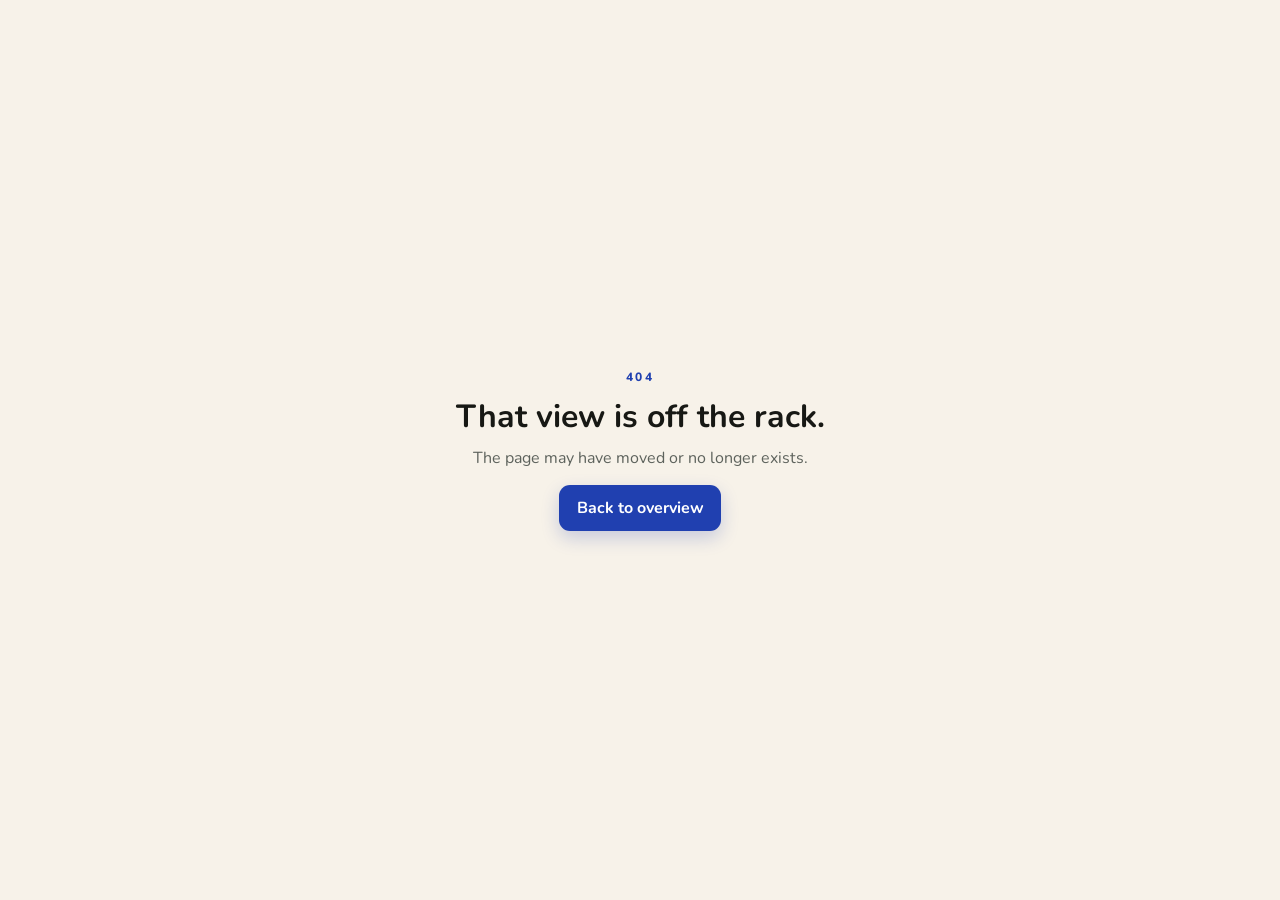
<file: seja-washer.html>
<!doctype html>
<html lang="pt-BR" data-beasties-container>
<head>
  <meta charset="utf-8">
  <title>Seja uma Washer · Gere renda com uma ClothesGo Station</title>
  <meta name="description" content="Candidate seu espaço para receber, cuidar e organizar peças ClothesGo com atendimento agendado e remuneração por serviço.">
  <meta name="theme-color" content="#2040b0">
  <meta property="og:type" content="website">
  <meta property="og:site_name" content="ClothesGo">
  <meta property="og:title" content="Seja uma Washer · Gere renda com uma ClothesGo Station">
  <meta property="og:description" content="Candidate seu espaço para receber, cuidar e organizar peças ClothesGo com atendimento agendado e remuneração por serviço.">
  <meta property="og:url" content="https://clothesgo.app/seja-washer">
  <meta property="og:image" content="https://clothesgo.app/brand/clothesgo-washer-station-v2.webp">
  <meta name="twitter:card" content="summary_large_image">
  <meta name="twitter:title" content="Seja uma Washer · Gere renda com uma ClothesGo Station">
  <meta name="twitter:description" content="Candidate seu espaço para receber, cuidar e organizar peças ClothesGo com atendimento agendado e remuneração por serviço.">
  <meta name="twitter:image" content="https://clothesgo.app/brand/clothesgo-washer-station-v2.webp">
  <link rel="canonical" href="https://clothesgo.app/seja-washer">
  <script type="application/ld+json">
    {
      "@context": "https://schema.org",
      "@graph": [
        {
          "@type": "Organization",
          "@id": "https://clothesgo.app/#organization",
          "name": "ClothesGo",
          "url": "https://clothesgo.app/",
          "logo": "https://clothesgo.app/brand/clothesgo-lockup.webp"
        },
        {
          "@type": "WebSite",
          "@id": "https://clothesgo.app/#website",
          "url": "https://clothesgo.app/",
          "name": "ClothesGo",
          "inLanguage": "pt-BR",
          "publisher": { "@id": "https://clothesgo.app/#organization" }
        }
      ]
    }
  </script>
  <base href="/">
  <meta name="viewport" content="width=device-width, initial-scale=1">
  <link rel="icon" type="image/x-icon" href="favicon.ico">
<style>@font-face{font-family:Nunito;src:url("./media/Nunito-VariableFont_wght-HOYAYEUI.ttf") format("truetype-variations");font-style:normal;font-weight:200 1000;font-display:swap}@font-face{font-family:Nunito;src:url("./media/Nunito-Italic-VariableFont_wght-7TYUJHBF.ttf") format("truetype-variations");font-style:italic;font-weight:200 1000;font-display:swap}:root{color-scheme:light;--cg-color-brand:#2040b0;--cg-color-brand-hover:#17358f;--cg-color-brand-soft:#e1e9ff;--cg-color-brand-selected:#e0f4ff;--cg-color-brand-vivid:#2251e8;--cg-color-brand-bright:#3d84ea;--cg-color-ink:#171814;--cg-color-canvas:#f7f2e9;--cg-color-canvas-cool:#f5faff;--cg-color-surface:#fffdf8;--cg-color-surface-strong:#ffffff;--cg-color-text:#171814;--cg-color-text-muted:#5d625c;--cg-color-text-subtle:#81857e;--cg-color-text-inverse:#ffffff;--cg-color-border:#e4ded3;--cg-color-border-strong:#c9c3b8;--cg-color-focus:#3d84ea;--cg-color-orange:#f09000;--cg-color-orange-soft:#fcecc8;--cg-color-cyan:#00a8f0;--cg-color-cyan-soft:#ddf5ff;--cg-color-lime:#b6d957;--cg-color-peach:#ffd9c9;--cg-color-positive:#247a52;--cg-color-positive-soft:#ddf2e7;--cg-color-warning:#9a5a00;--cg-color-warning-soft:#fff0d0;--cg-color-critical:#b72f3f;--cg-color-critical-soft:#ffe2e5;--cg-color-info:#2040b0;--cg-color-info-soft:#e1e9ff;--cg-color-neutral:#5d625c;--cg-color-neutral-soft:#ebe7de;--cg-font-ui:"Nunito", ui-rounded, system-ui, -apple-system, BlinkMacSystemFont, "Segoe UI", sans-serif;--cg-font-display:"Nunito", ui-rounded, system-ui, -apple-system, BlinkMacSystemFont, "Segoe UI", sans-serif;--cg-font-mono:ui-monospace, SFMono-Regular, Menlo, Monaco, Consolas, monospace;--cg-text-xs:.75rem;--cg-text-sm:.875rem;--cg-text-md:1rem;--cg-text-lg:1.125rem;--cg-text-xl:1.5rem;--cg-text-2xl:2rem;--cg-text-3xl:3rem;--cg-text-hero:clamp(3rem, 8vw, 6.5rem);--cg-space-1:.25rem;--cg-space-2:.5rem;--cg-space-3:.75rem;--cg-space-4:1rem;--cg-space-5:1.25rem;--cg-space-6:1.5rem;--cg-space-8:2rem;--cg-space-10:2.5rem;--cg-space-12:3rem;--cg-space-16:4rem;--cg-space-20:5rem;--cg-space-24:6rem;--cg-radius-sm:.75rem;--cg-radius-md:1rem;--cg-radius-lg:1.5rem;--cg-radius-xl:2rem;--cg-radius-pill:999px;--cg-shadow-sm:0 4px 14px rgba(23, 24, 20, .06);--cg-shadow-md:0 14px 40px rgba(32, 64, 176, .1);--cg-shadow-lg:0 28px 80px rgba(23, 24, 20, .16);--cg-motion-fast:.12s;--cg-motion-normal:.2s;--cg-motion-slow:.32s;--cg-motion-ease:cubic-bezier(.2, .8, .2, 1);--cg-content-max:90rem;--cg-text-max:42rem;--cg-control-min:2.75rem;--cg-sidebar-width:15rem;--cg-member-canvas:#ffffff;--cg-member-quiet:#f5faff;--cg-member-wash:#e1e9ff;--cg-member-selected:#e0f4ff;--cg-member-text-muted:#5b6170;--cg-member-divider:#dde4f0;--cg-reaction-pass-soft:#ffeaea;--cg-reaction-pass:#fc6d6d;--cg-reaction-pass-strong:#e84848;--cg-member-page-title:800 28px/1.02 var(--cg-font-ui, Nunito, sans-serif);--cg-member-section-title:800 20px/1.12 var(--cg-font-ui, Nunito, sans-serif);--cg-member-card-title:800 18px/1.15 var(--cg-font-ui, Nunito, sans-serif);--cg-member-label:800 13px/1 var(--cg-font-ui, Nunito, sans-serif);--cg-control-height:40px;--cg-control-target:44px}*,*:before,*:after{box-sizing:border-box}html{font-family:var(--cg-font-ui);color:var(--cg-color-text);background:var(--cg-color-canvas);font-synthesis:none;text-rendering:optimizeLegibility}body{margin:0;min-width:20rem;min-height:100vh}:root{color-scheme:light;--ink:var(--cg-color-text);--muted:var(--cg-color-text-muted);--line:var(--cg-color-border);--canvas:var(--cg-color-canvas);--surface:var(--cg-color-surface);--blue:var(--cg-color-brand);--blue-dark:var(--cg-color-brand-hover);--cyan:var(--cg-color-cyan);--green:var(--cg-color-positive);--orange:var(--cg-color-orange);--red:var(--cg-color-critical);--navy:var(--cg-color-ink);--shadow:var(--cg-shadow-md);--radius:var(--cg-radius-lg);font-family:var(--cg-font-ui);font-synthesis:none}*{box-sizing:border-box}html,body{margin:0;min-height:100%;background:var(--canvas);color:var(--ink)}body{min-width:320px}a{-webkit-tap-highlight-color:transparent}a{color:inherit;text-decoration:none}h1,p{margin-top:0}@media(prefers-reduced-motion:reduce){*,*:before,*:after{scroll-behavior:auto!important;animation-duration:.01ms!important;animation-iteration-count:1!important;transition-duration:.01ms!important}}</style><link rel="stylesheet" href="styles-C6CNFBOU.css" media="print" onload="this.media='all'"><noscript><link rel="stylesheet" href="styles-C6CNFBOU.css"></noscript></head>
<body>
  <app-root><main class="public-static-fallback" data-public-fallback><header><a href="/">ClothesGo</a></header><article><h1>Seja uma Washer · Gere renda com uma ClothesGo Station</h1><p>Candidate seu espaço para receber, cuidar e organizar peças ClothesGo com atendimento agendado e remuneração por serviço.</p><nav aria-label="Escolha como usar a ClothesGo"><a href="/explorar">Quero usar</a><a href="/seja-washer">Quero gerar renda</a></nav><a href="/doar">Colocar uma peça em movimento</a></article></main></app-root>
<link rel="modulepreload" href="chunk-P4QDTYLJ.js"><link rel="modulepreload" href="chunk-6OB7MTRV.js"><link rel="modulepreload" href="chunk-ACH36H7C.js"><link rel="modulepreload" href="chunk-OVG6K4VT.js"><link rel="modulepreload" href="chunk-X3T3VKOX.js"><link rel="modulepreload" href="chunk-JWXWOLID.js"><script src="main-D3J3YYTE.js" type="module"></script></body>
</html>
</file>
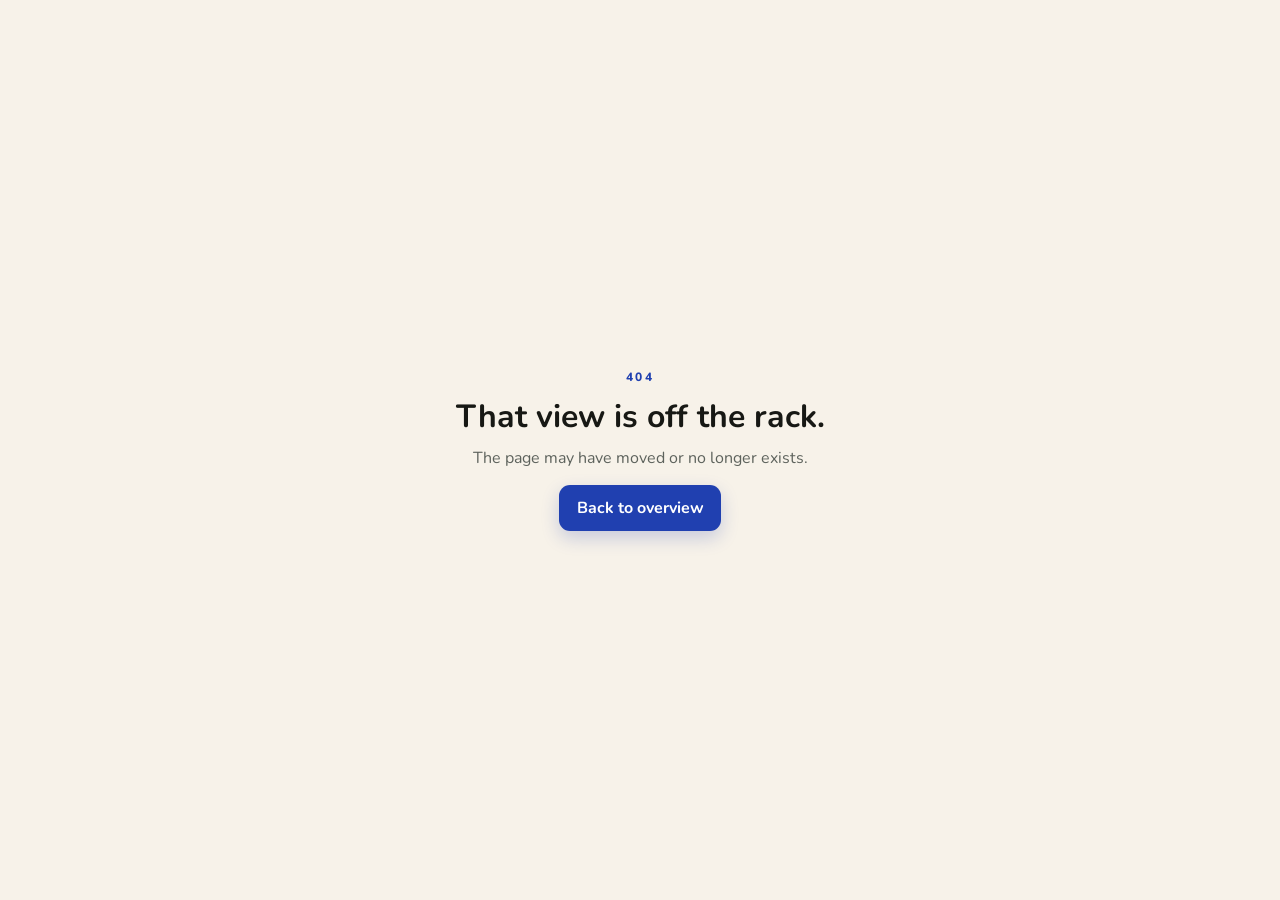
<file: sobre.html>
<!doctype html>
<html lang="pt-BR" data-beasties-container>
<head>
  <meta charset="utf-8">
  <title>Um guarda-roupa pode ser muito maior do que um armário. · ClothesGo</title>
  <meta name="description" content="Conheça a proposta e o manifesto ClothesGo.">
  <meta name="theme-color" content="#2040b0">
  <meta property="og:type" content="website">
  <meta property="og:site_name" content="ClothesGo">
  <meta property="og:title" content="Um guarda-roupa pode ser muito maior do que um armário. · ClothesGo">
  <meta property="og:description" content="Conheça a proposta e o manifesto ClothesGo.">
  <meta property="og:url" content="https://clothesgo.app/sobre">
  <meta property="og:image" content="https://clothesgo.app/brand/clothesgo-public-hero-v2.webp">
  <meta name="twitter:card" content="summary_large_image">
  <meta name="twitter:title" content="Um guarda-roupa pode ser muito maior do que um armário. · ClothesGo">
  <meta name="twitter:description" content="Conheça a proposta e o manifesto ClothesGo.">
  <meta name="twitter:image" content="https://clothesgo.app/brand/clothesgo-public-hero-v2.webp">
  <link rel="canonical" href="https://clothesgo.app/sobre">
  <script type="application/ld+json">
    {
      "@context": "https://schema.org",
      "@graph": [
        {
          "@type": "Organization",
          "@id": "https://clothesgo.app/#organization",
          "name": "ClothesGo",
          "url": "https://clothesgo.app/",
          "logo": "https://clothesgo.app/brand/clothesgo-lockup.webp"
        },
        {
          "@type": "WebSite",
          "@id": "https://clothesgo.app/#website",
          "url": "https://clothesgo.app/",
          "name": "ClothesGo",
          "inLanguage": "pt-BR",
          "publisher": { "@id": "https://clothesgo.app/#organization" }
        }
      ]
    }
  </script>
  <base href="/">
  <meta name="viewport" content="width=device-width, initial-scale=1">
  <link rel="icon" type="image/x-icon" href="favicon.ico">
<style>@font-face{font-family:Nunito;src:url("./media/Nunito-VariableFont_wght-HOYAYEUI.ttf") format("truetype-variations");font-style:normal;font-weight:200 1000;font-display:swap}@font-face{font-family:Nunito;src:url("./media/Nunito-Italic-VariableFont_wght-7TYUJHBF.ttf") format("truetype-variations");font-style:italic;font-weight:200 1000;font-display:swap}:root{color-scheme:light;--cg-color-brand:#2040b0;--cg-color-brand-hover:#17358f;--cg-color-brand-soft:#e1e9ff;--cg-color-brand-selected:#e0f4ff;--cg-color-brand-vivid:#2251e8;--cg-color-brand-bright:#3d84ea;--cg-color-ink:#171814;--cg-color-canvas:#f7f2e9;--cg-color-canvas-cool:#f5faff;--cg-color-surface:#fffdf8;--cg-color-surface-strong:#ffffff;--cg-color-text:#171814;--cg-color-text-muted:#5d625c;--cg-color-text-subtle:#81857e;--cg-color-text-inverse:#ffffff;--cg-color-border:#e4ded3;--cg-color-border-strong:#c9c3b8;--cg-color-focus:#3d84ea;--cg-color-orange:#f09000;--cg-color-orange-soft:#fcecc8;--cg-color-cyan:#00a8f0;--cg-color-cyan-soft:#ddf5ff;--cg-color-lime:#b6d957;--cg-color-peach:#ffd9c9;--cg-color-positive:#247a52;--cg-color-positive-soft:#ddf2e7;--cg-color-warning:#9a5a00;--cg-color-warning-soft:#fff0d0;--cg-color-critical:#b72f3f;--cg-color-critical-soft:#ffe2e5;--cg-color-info:#2040b0;--cg-color-info-soft:#e1e9ff;--cg-color-neutral:#5d625c;--cg-color-neutral-soft:#ebe7de;--cg-font-ui:"Nunito", ui-rounded, system-ui, -apple-system, BlinkMacSystemFont, "Segoe UI", sans-serif;--cg-font-display:"Nunito", ui-rounded, system-ui, -apple-system, BlinkMacSystemFont, "Segoe UI", sans-serif;--cg-font-mono:ui-monospace, SFMono-Regular, Menlo, Monaco, Consolas, monospace;--cg-text-xs:.75rem;--cg-text-sm:.875rem;--cg-text-md:1rem;--cg-text-lg:1.125rem;--cg-text-xl:1.5rem;--cg-text-2xl:2rem;--cg-text-3xl:3rem;--cg-text-hero:clamp(3rem, 8vw, 6.5rem);--cg-space-1:.25rem;--cg-space-2:.5rem;--cg-space-3:.75rem;--cg-space-4:1rem;--cg-space-5:1.25rem;--cg-space-6:1.5rem;--cg-space-8:2rem;--cg-space-10:2.5rem;--cg-space-12:3rem;--cg-space-16:4rem;--cg-space-20:5rem;--cg-space-24:6rem;--cg-radius-sm:.75rem;--cg-radius-md:1rem;--cg-radius-lg:1.5rem;--cg-radius-xl:2rem;--cg-radius-pill:999px;--cg-shadow-sm:0 4px 14px rgba(23, 24, 20, .06);--cg-shadow-md:0 14px 40px rgba(32, 64, 176, .1);--cg-shadow-lg:0 28px 80px rgba(23, 24, 20, .16);--cg-motion-fast:.12s;--cg-motion-normal:.2s;--cg-motion-slow:.32s;--cg-motion-ease:cubic-bezier(.2, .8, .2, 1);--cg-content-max:90rem;--cg-text-max:42rem;--cg-control-min:2.75rem;--cg-sidebar-width:15rem;--cg-member-canvas:#ffffff;--cg-member-quiet:#f5faff;--cg-member-wash:#e1e9ff;--cg-member-selected:#e0f4ff;--cg-member-text-muted:#5b6170;--cg-member-divider:#dde4f0;--cg-reaction-pass-soft:#ffeaea;--cg-reaction-pass:#fc6d6d;--cg-reaction-pass-strong:#e84848;--cg-member-page-title:800 28px/1.02 var(--cg-font-ui, Nunito, sans-serif);--cg-member-section-title:800 20px/1.12 var(--cg-font-ui, Nunito, sans-serif);--cg-member-card-title:800 18px/1.15 var(--cg-font-ui, Nunito, sans-serif);--cg-member-label:800 13px/1 var(--cg-font-ui, Nunito, sans-serif);--cg-control-height:40px;--cg-control-target:44px}*,*:before,*:after{box-sizing:border-box}html{font-family:var(--cg-font-ui);color:var(--cg-color-text);background:var(--cg-color-canvas);font-synthesis:none;text-rendering:optimizeLegibility}body{margin:0;min-width:20rem;min-height:100vh}:root{color-scheme:light;--ink:var(--cg-color-text);--muted:var(--cg-color-text-muted);--line:var(--cg-color-border);--canvas:var(--cg-color-canvas);--surface:var(--cg-color-surface);--blue:var(--cg-color-brand);--blue-dark:var(--cg-color-brand-hover);--cyan:var(--cg-color-cyan);--green:var(--cg-color-positive);--orange:var(--cg-color-orange);--red:var(--cg-color-critical);--navy:var(--cg-color-ink);--shadow:var(--cg-shadow-md);--radius:var(--cg-radius-lg);font-family:var(--cg-font-ui);font-synthesis:none}*{box-sizing:border-box}html,body{margin:0;min-height:100%;background:var(--canvas);color:var(--ink)}body{min-width:320px}a{-webkit-tap-highlight-color:transparent}a{color:inherit;text-decoration:none}h1,p{margin-top:0}@media(prefers-reduced-motion:reduce){*,*:before,*:after{scroll-behavior:auto!important;animation-duration:.01ms!important;animation-iteration-count:1!important;transition-duration:.01ms!important}}</style><link rel="stylesheet" href="styles-C6CNFBOU.css" media="print" onload="this.media='all'"><noscript><link rel="stylesheet" href="styles-C6CNFBOU.css"></noscript></head>
<body>
  <app-root><main class="public-static-fallback" data-public-fallback><header><a href="/">ClothesGo</a></header><article><h1>Um guarda-roupa pode ser muito maior do que um armário. · ClothesGo</h1><p>Conheça a proposta e o manifesto ClothesGo.</p><nav aria-label="Escolha como usar a ClothesGo"><a href="/explorar">Quero usar</a><a href="/seja-washer">Quero gerar renda</a></nav><a href="/doar">Colocar uma peça em movimento</a></article></main></app-root>
<link rel="modulepreload" href="chunk-P4QDTYLJ.js"><link rel="modulepreload" href="chunk-6OB7MTRV.js"><link rel="modulepreload" href="chunk-ACH36H7C.js"><link rel="modulepreload" href="chunk-OVG6K4VT.js"><link rel="modulepreload" href="chunk-X3T3VKOX.js"><link rel="modulepreload" href="chunk-JWXWOLID.js"><script src="main-D3J3YYTE.js" type="module"></script></body>
</html>
</file>
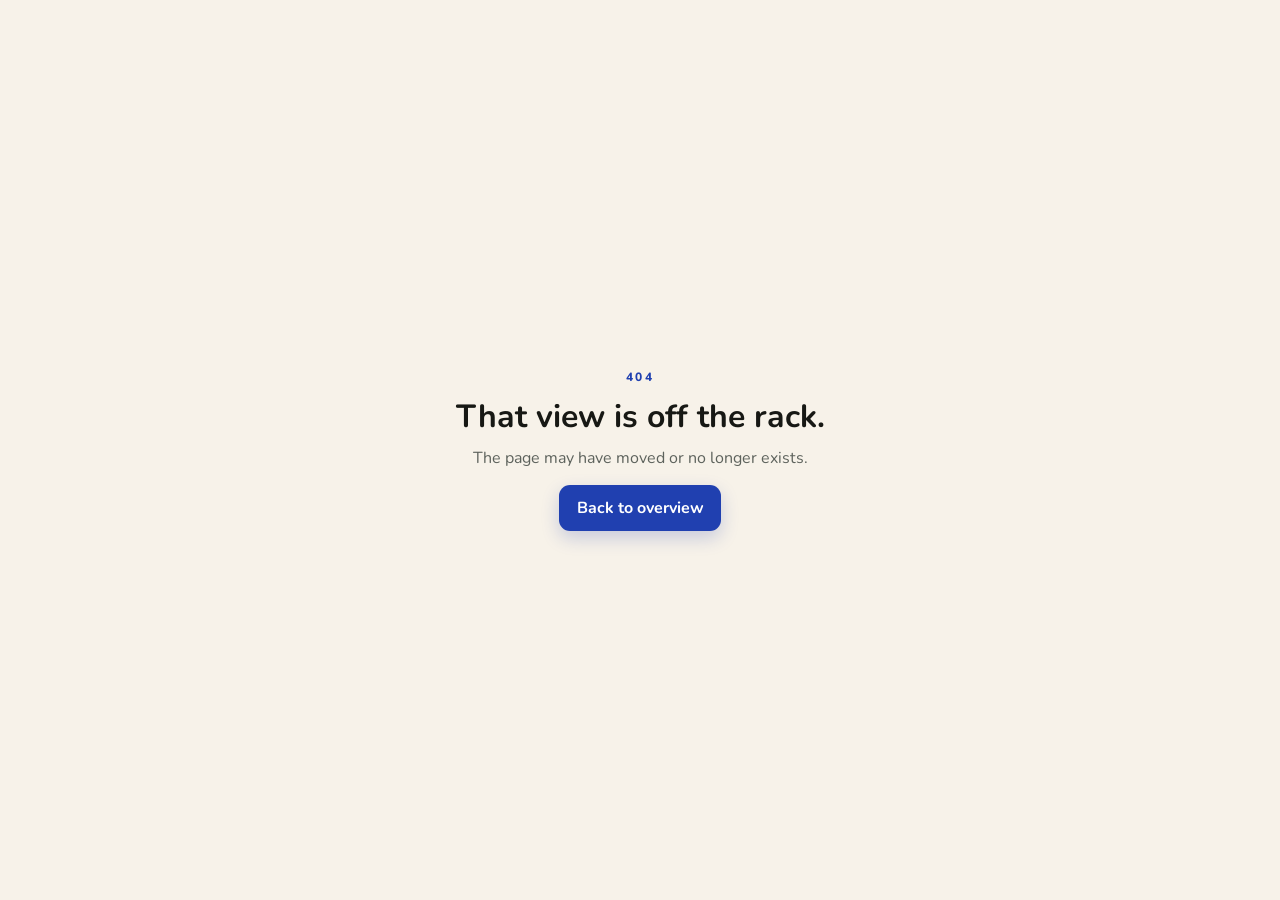
<file: termos.html>
<!doctype html>
<html lang="pt-BR" data-beasties-container>
<head>
  <meta charset="utf-8">
  <title>Termos de uso · ClothesGo</title>
  <meta name="description" content="Conheça as regras de uso, circulação, cuidado e responsabilidade do ClothesGo.">
  <meta name="theme-color" content="#2040b0">
  <meta property="og:type" content="website">
  <meta property="og:site_name" content="ClothesGo">
  <meta property="og:title" content="Termos de uso · ClothesGo">
  <meta property="og:description" content="Conheça as regras de uso, circulação, cuidado e responsabilidade do ClothesGo.">
  <meta property="og:url" content="https://clothesgo.app/termos">
  <meta property="og:image" content="https://clothesgo.app/brand/clothesgo-public-hero-v2.webp">
  <meta name="twitter:card" content="summary_large_image">
  <meta name="twitter:title" content="Termos de uso · ClothesGo">
  <meta name="twitter:description" content="Conheça as regras de uso, circulação, cuidado e responsabilidade do ClothesGo.">
  <meta name="twitter:image" content="https://clothesgo.app/brand/clothesgo-public-hero-v2.webp">
  <link rel="canonical" href="https://clothesgo.app/termos">
  <script type="application/ld+json">
    {
      "@context": "https://schema.org",
      "@graph": [
        {
          "@type": "Organization",
          "@id": "https://clothesgo.app/#organization",
          "name": "ClothesGo",
          "url": "https://clothesgo.app/",
          "logo": "https://clothesgo.app/brand/clothesgo-lockup.webp"
        },
        {
          "@type": "WebSite",
          "@id": "https://clothesgo.app/#website",
          "url": "https://clothesgo.app/",
          "name": "ClothesGo",
          "inLanguage": "pt-BR",
          "publisher": { "@id": "https://clothesgo.app/#organization" }
        }
      ]
    }
  </script>
  <base href="/">
  <meta name="viewport" content="width=device-width, initial-scale=1">
  <link rel="icon" type="image/x-icon" href="favicon.ico">
<style>@font-face{font-family:Nunito;src:url("./media/Nunito-VariableFont_wght-HOYAYEUI.ttf") format("truetype-variations");font-style:normal;font-weight:200 1000;font-display:swap}@font-face{font-family:Nunito;src:url("./media/Nunito-Italic-VariableFont_wght-7TYUJHBF.ttf") format("truetype-variations");font-style:italic;font-weight:200 1000;font-display:swap}:root{color-scheme:light;--cg-color-brand:#2040b0;--cg-color-brand-hover:#17358f;--cg-color-brand-soft:#e1e9ff;--cg-color-brand-selected:#e0f4ff;--cg-color-brand-vivid:#2251e8;--cg-color-brand-bright:#3d84ea;--cg-color-ink:#171814;--cg-color-canvas:#f7f2e9;--cg-color-canvas-cool:#f5faff;--cg-color-surface:#fffdf8;--cg-color-surface-strong:#ffffff;--cg-color-text:#171814;--cg-color-text-muted:#5d625c;--cg-color-text-subtle:#81857e;--cg-color-text-inverse:#ffffff;--cg-color-border:#e4ded3;--cg-color-border-strong:#c9c3b8;--cg-color-focus:#3d84ea;--cg-color-orange:#f09000;--cg-color-orange-soft:#fcecc8;--cg-color-cyan:#00a8f0;--cg-color-cyan-soft:#ddf5ff;--cg-color-lime:#b6d957;--cg-color-peach:#ffd9c9;--cg-color-positive:#247a52;--cg-color-positive-soft:#ddf2e7;--cg-color-warning:#9a5a00;--cg-color-warning-soft:#fff0d0;--cg-color-critical:#b72f3f;--cg-color-critical-soft:#ffe2e5;--cg-color-info:#2040b0;--cg-color-info-soft:#e1e9ff;--cg-color-neutral:#5d625c;--cg-color-neutral-soft:#ebe7de;--cg-font-ui:"Nunito", ui-rounded, system-ui, -apple-system, BlinkMacSystemFont, "Segoe UI", sans-serif;--cg-font-display:"Nunito", ui-rounded, system-ui, -apple-system, BlinkMacSystemFont, "Segoe UI", sans-serif;--cg-font-mono:ui-monospace, SFMono-Regular, Menlo, Monaco, Consolas, monospace;--cg-text-xs:.75rem;--cg-text-sm:.875rem;--cg-text-md:1rem;--cg-text-lg:1.125rem;--cg-text-xl:1.5rem;--cg-text-2xl:2rem;--cg-text-3xl:3rem;--cg-text-hero:clamp(3rem, 8vw, 6.5rem);--cg-space-1:.25rem;--cg-space-2:.5rem;--cg-space-3:.75rem;--cg-space-4:1rem;--cg-space-5:1.25rem;--cg-space-6:1.5rem;--cg-space-8:2rem;--cg-space-10:2.5rem;--cg-space-12:3rem;--cg-space-16:4rem;--cg-space-20:5rem;--cg-space-24:6rem;--cg-radius-sm:.75rem;--cg-radius-md:1rem;--cg-radius-lg:1.5rem;--cg-radius-xl:2rem;--cg-radius-pill:999px;--cg-shadow-sm:0 4px 14px rgba(23, 24, 20, .06);--cg-shadow-md:0 14px 40px rgba(32, 64, 176, .1);--cg-shadow-lg:0 28px 80px rgba(23, 24, 20, .16);--cg-motion-fast:.12s;--cg-motion-normal:.2s;--cg-motion-slow:.32s;--cg-motion-ease:cubic-bezier(.2, .8, .2, 1);--cg-content-max:90rem;--cg-text-max:42rem;--cg-control-min:2.75rem;--cg-sidebar-width:15rem;--cg-member-canvas:#ffffff;--cg-member-quiet:#f5faff;--cg-member-wash:#e1e9ff;--cg-member-selected:#e0f4ff;--cg-member-text-muted:#5b6170;--cg-member-divider:#dde4f0;--cg-reaction-pass-soft:#ffeaea;--cg-reaction-pass:#fc6d6d;--cg-reaction-pass-strong:#e84848;--cg-member-page-title:800 28px/1.02 var(--cg-font-ui, Nunito, sans-serif);--cg-member-section-title:800 20px/1.12 var(--cg-font-ui, Nunito, sans-serif);--cg-member-card-title:800 18px/1.15 var(--cg-font-ui, Nunito, sans-serif);--cg-member-label:800 13px/1 var(--cg-font-ui, Nunito, sans-serif);--cg-control-height:40px;--cg-control-target:44px}*,*:before,*:after{box-sizing:border-box}html{font-family:var(--cg-font-ui);color:var(--cg-color-text);background:var(--cg-color-canvas);font-synthesis:none;text-rendering:optimizeLegibility}body{margin:0;min-width:20rem;min-height:100vh}:root{color-scheme:light;--ink:var(--cg-color-text);--muted:var(--cg-color-text-muted);--line:var(--cg-color-border);--canvas:var(--cg-color-canvas);--surface:var(--cg-color-surface);--blue:var(--cg-color-brand);--blue-dark:var(--cg-color-brand-hover);--cyan:var(--cg-color-cyan);--green:var(--cg-color-positive);--orange:var(--cg-color-orange);--red:var(--cg-color-critical);--navy:var(--cg-color-ink);--shadow:var(--cg-shadow-md);--radius:var(--cg-radius-lg);font-family:var(--cg-font-ui);font-synthesis:none}*{box-sizing:border-box}html,body{margin:0;min-height:100%;background:var(--canvas);color:var(--ink)}body{min-width:320px}a{-webkit-tap-highlight-color:transparent}a{color:inherit;text-decoration:none}h1,p{margin-top:0}@media(prefers-reduced-motion:reduce){*,*:before,*:after{scroll-behavior:auto!important;animation-duration:.01ms!important;animation-iteration-count:1!important;transition-duration:.01ms!important}}</style><link rel="stylesheet" href="styles-C6CNFBOU.css" media="print" onload="this.media='all'"><noscript><link rel="stylesheet" href="styles-C6CNFBOU.css"></noscript></head>
<body>
  <app-root><main class="public-static-fallback" data-public-fallback><header><a href="/">ClothesGo</a></header><article><h1>Termos de uso · ClothesGo</h1><p>Conheça as regras de uso, circulação, cuidado e responsabilidade do ClothesGo.</p><nav aria-label="Escolha como usar a ClothesGo"><a href="/explorar">Quero usar</a><a href="/seja-washer">Quero gerar renda</a></nav><a href="/doar">Colocar uma peça em movimento</a></article></main></app-root>
<link rel="modulepreload" href="chunk-P4QDTYLJ.js"><link rel="modulepreload" href="chunk-6OB7MTRV.js"><link rel="modulepreload" href="chunk-ACH36H7C.js"><link rel="modulepreload" href="chunk-OVG6K4VT.js"><link rel="modulepreload" href="chunk-X3T3VKOX.js"><link rel="modulepreload" href="chunk-JWXWOLID.js"><script src="main-D3J3YYTE.js" type="module"></script></body>
</html>
</file>
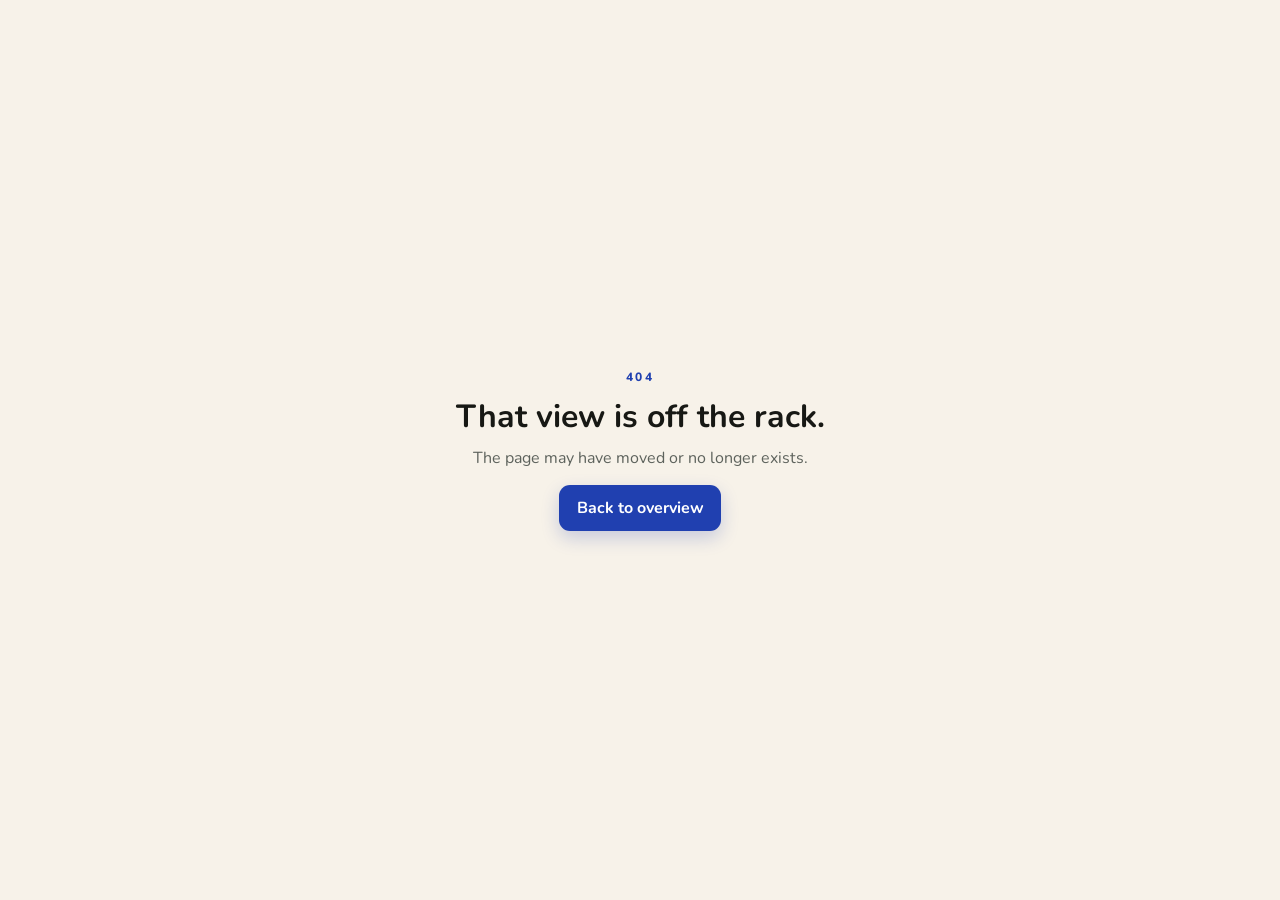
<file: download/ios.html>
<!doctype html>
<html lang="pt-BR" data-beasties-container>
<head>
  <meta charset="utf-8">
  <title>ClothesGo para iPhone</title>
  <meta name="description" content="Instale a versão pública de testes do ClothesGo no iPhone.">
  <meta name="theme-color" content="#2040b0">
  <meta property="og:type" content="website">
  <meta property="og:site_name" content="ClothesGo">
  <meta property="og:title" content="ClothesGo para iPhone">
  <meta property="og:description" content="Instale a versão pública de testes do ClothesGo no iPhone.">
  <meta property="og:url" content="https://clothesgo.app/download/ios">
  <meta property="og:image" content="https://clothesgo.app/brand/clothesgo-mobile-home.png">
  <meta name="twitter:card" content="summary_large_image">
  <meta name="twitter:title" content="ClothesGo para iPhone">
  <meta name="twitter:description" content="Instale a versão pública de testes do ClothesGo no iPhone.">
  <meta name="twitter:image" content="https://clothesgo.app/brand/clothesgo-mobile-home.png">
  <link rel="canonical" href="https://clothesgo.app/download/ios">
  <script type="application/ld+json">
    {
      "@context": "https://schema.org",
      "@graph": [
        {
          "@type": "Organization",
          "@id": "https://clothesgo.app/#organization",
          "name": "ClothesGo",
          "url": "https://clothesgo.app/",
          "logo": "https://clothesgo.app/brand/clothesgo-lockup.webp"
        },
        {
          "@type": "WebSite",
          "@id": "https://clothesgo.app/#website",
          "url": "https://clothesgo.app/",
          "name": "ClothesGo",
          "inLanguage": "pt-BR",
          "publisher": { "@id": "https://clothesgo.app/#organization" }
        }
      ]
    }
  </script>
  <base href="/">
  <meta name="viewport" content="width=device-width, initial-scale=1">
  <link rel="icon" type="image/x-icon" href="favicon.ico">
<style>@font-face{font-family:Nunito;src:url("./media/Nunito-VariableFont_wght-HOYAYEUI.ttf") format("truetype-variations");font-style:normal;font-weight:200 1000;font-display:swap}@font-face{font-family:Nunito;src:url("./media/Nunito-Italic-VariableFont_wght-7TYUJHBF.ttf") format("truetype-variations");font-style:italic;font-weight:200 1000;font-display:swap}:root{color-scheme:light;--cg-color-brand:#2040b0;--cg-color-brand-hover:#17358f;--cg-color-brand-soft:#e1e9ff;--cg-color-brand-selected:#e0f4ff;--cg-color-brand-vivid:#2251e8;--cg-color-brand-bright:#3d84ea;--cg-color-ink:#171814;--cg-color-canvas:#f7f2e9;--cg-color-canvas-cool:#f5faff;--cg-color-surface:#fffdf8;--cg-color-surface-strong:#ffffff;--cg-color-text:#171814;--cg-color-text-muted:#5d625c;--cg-color-text-subtle:#81857e;--cg-color-text-inverse:#ffffff;--cg-color-border:#e4ded3;--cg-color-border-strong:#c9c3b8;--cg-color-focus:#3d84ea;--cg-color-orange:#f09000;--cg-color-orange-soft:#fcecc8;--cg-color-cyan:#00a8f0;--cg-color-cyan-soft:#ddf5ff;--cg-color-lime:#b6d957;--cg-color-peach:#ffd9c9;--cg-color-positive:#247a52;--cg-color-positive-soft:#ddf2e7;--cg-color-warning:#9a5a00;--cg-color-warning-soft:#fff0d0;--cg-color-critical:#b72f3f;--cg-color-critical-soft:#ffe2e5;--cg-color-info:#2040b0;--cg-color-info-soft:#e1e9ff;--cg-color-neutral:#5d625c;--cg-color-neutral-soft:#ebe7de;--cg-font-ui:"Nunito", ui-rounded, system-ui, -apple-system, BlinkMacSystemFont, "Segoe UI", sans-serif;--cg-font-display:"Nunito", ui-rounded, system-ui, -apple-system, BlinkMacSystemFont, "Segoe UI", sans-serif;--cg-font-mono:ui-monospace, SFMono-Regular, Menlo, Monaco, Consolas, monospace;--cg-text-xs:.75rem;--cg-text-sm:.875rem;--cg-text-md:1rem;--cg-text-lg:1.125rem;--cg-text-xl:1.5rem;--cg-text-2xl:2rem;--cg-text-3xl:3rem;--cg-text-hero:clamp(3rem, 8vw, 6.5rem);--cg-space-1:.25rem;--cg-space-2:.5rem;--cg-space-3:.75rem;--cg-space-4:1rem;--cg-space-5:1.25rem;--cg-space-6:1.5rem;--cg-space-8:2rem;--cg-space-10:2.5rem;--cg-space-12:3rem;--cg-space-16:4rem;--cg-space-20:5rem;--cg-space-24:6rem;--cg-radius-sm:.75rem;--cg-radius-md:1rem;--cg-radius-lg:1.5rem;--cg-radius-xl:2rem;--cg-radius-pill:999px;--cg-shadow-sm:0 4px 14px rgba(23, 24, 20, .06);--cg-shadow-md:0 14px 40px rgba(32, 64, 176, .1);--cg-shadow-lg:0 28px 80px rgba(23, 24, 20, .16);--cg-motion-fast:.12s;--cg-motion-normal:.2s;--cg-motion-slow:.32s;--cg-motion-ease:cubic-bezier(.2, .8, .2, 1);--cg-content-max:90rem;--cg-text-max:42rem;--cg-control-min:2.75rem;--cg-sidebar-width:15rem;--cg-member-canvas:#ffffff;--cg-member-quiet:#f5faff;--cg-member-wash:#e1e9ff;--cg-member-selected:#e0f4ff;--cg-member-text-muted:#5b6170;--cg-member-divider:#dde4f0;--cg-reaction-pass-soft:#ffeaea;--cg-reaction-pass:#fc6d6d;--cg-reaction-pass-strong:#e84848;--cg-member-page-title:800 28px/1.02 var(--cg-font-ui, Nunito, sans-serif);--cg-member-section-title:800 20px/1.12 var(--cg-font-ui, Nunito, sans-serif);--cg-member-card-title:800 18px/1.15 var(--cg-font-ui, Nunito, sans-serif);--cg-member-label:800 13px/1 var(--cg-font-ui, Nunito, sans-serif);--cg-control-height:40px;--cg-control-target:44px}*,*:before,*:after{box-sizing:border-box}html{font-family:var(--cg-font-ui);color:var(--cg-color-text);background:var(--cg-color-canvas);font-synthesis:none;text-rendering:optimizeLegibility}body{margin:0;min-width:20rem;min-height:100vh}:root{color-scheme:light;--ink:var(--cg-color-text);--muted:var(--cg-color-text-muted);--line:var(--cg-color-border);--canvas:var(--cg-color-canvas);--surface:var(--cg-color-surface);--blue:var(--cg-color-brand);--blue-dark:var(--cg-color-brand-hover);--cyan:var(--cg-color-cyan);--green:var(--cg-color-positive);--orange:var(--cg-color-orange);--red:var(--cg-color-critical);--navy:var(--cg-color-ink);--shadow:var(--cg-shadow-md);--radius:var(--cg-radius-lg);font-family:var(--cg-font-ui);font-synthesis:none}*{box-sizing:border-box}html,body{margin:0;min-height:100%;background:var(--canvas);color:var(--ink)}body{min-width:320px}a{-webkit-tap-highlight-color:transparent}a{color:inherit;text-decoration:none}h1,p{margin-top:0}@media(prefers-reduced-motion:reduce){*,*:before,*:after{scroll-behavior:auto!important;animation-duration:.01ms!important;animation-iteration-count:1!important;transition-duration:.01ms!important}}</style><link rel="stylesheet" href="styles-C6CNFBOU.css" media="print" onload="this.media='all'"><noscript><link rel="stylesheet" href="styles-C6CNFBOU.css"></noscript></head>
<body>
  <app-root><main class="public-static-fallback" data-public-fallback><header><a href="/">ClothesGo</a></header><article><h1>ClothesGo para iPhone</h1><p>Instale a versão pública de testes do ClothesGo no iPhone.</p><nav aria-label="Escolha como usar a ClothesGo"><a href="/explorar">Quero usar</a><a href="/seja-washer">Quero gerar renda</a></nav><a href="/doar">Colocar uma peça em movimento</a></article></main></app-root>
<link rel="modulepreload" href="chunk-P4QDTYLJ.js"><link rel="modulepreload" href="chunk-6OB7MTRV.js"><link rel="modulepreload" href="chunk-ACH36H7C.js"><link rel="modulepreload" href="chunk-OVG6K4VT.js"><link rel="modulepreload" href="chunk-X3T3VKOX.js"><link rel="modulepreload" href="chunk-JWXWOLID.js"><script src="main-D3J3YYTE.js" type="module"></script></body>
</html>
</file>
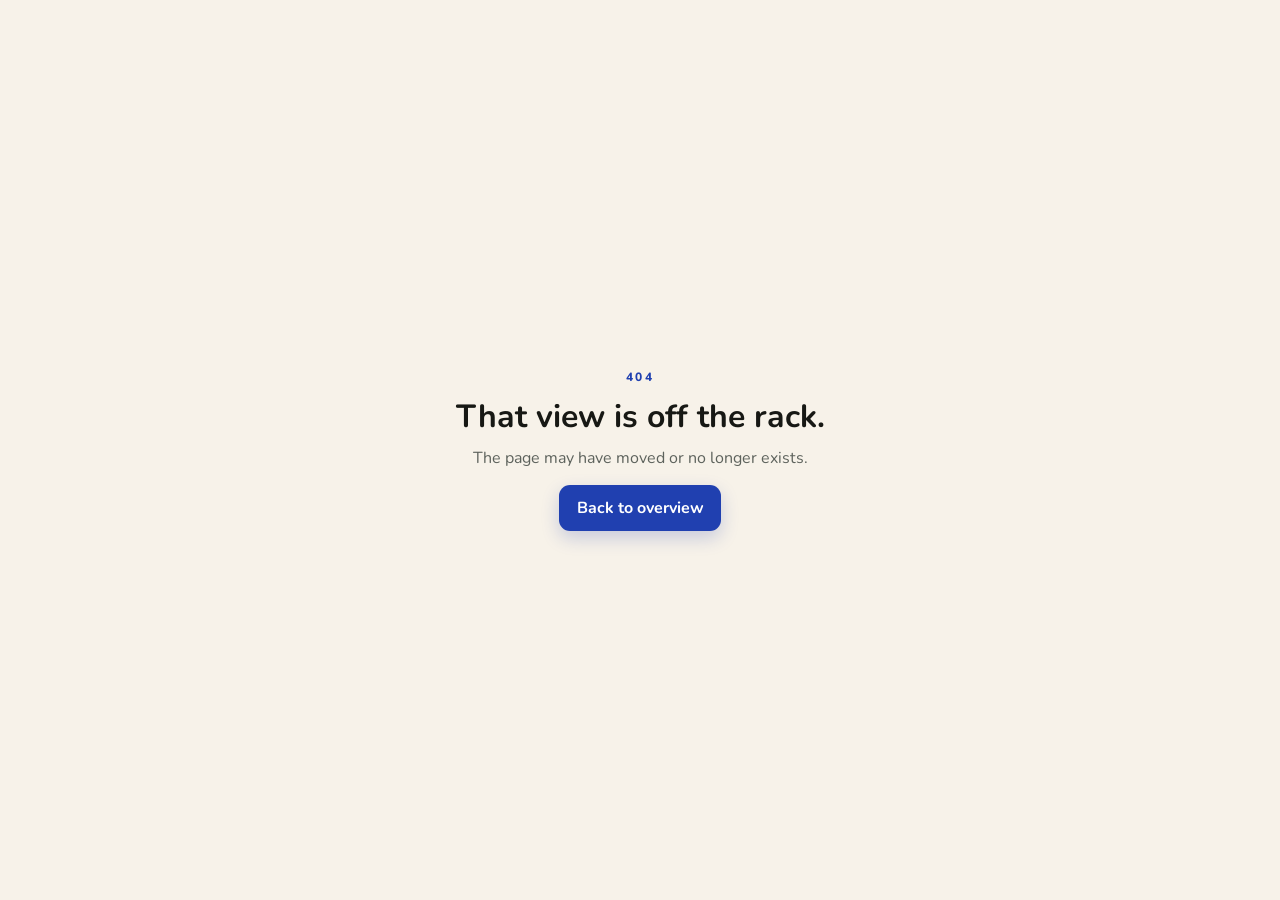
<file: download/station.html>
<!doctype html>
<html lang="pt-BR" data-beasties-container>
<head>
  <meta charset="utf-8">
  <title>ClothesGo Station para macOS e Windows</title>
  <meta name="description" content="Baixe o ClothesGo Station para operar cuidado, estoque, retirada e devolução.">
  <meta name="theme-color" content="#2040b0">
  <meta property="og:type" content="website">
  <meta property="og:site_name" content="ClothesGo">
  <meta property="og:title" content="ClothesGo Station para macOS e Windows">
  <meta property="og:description" content="Baixe o ClothesGo Station para operar cuidado, estoque, retirada e devolução.">
  <meta property="og:url" content="https://clothesgo.app/download/station">
  <meta property="og:image" content="https://clothesgo.app/brand/clothesgo-washer-station-v2.webp">
  <meta name="twitter:card" content="summary_large_image">
  <meta name="twitter:title" content="ClothesGo Station para macOS e Windows">
  <meta name="twitter:description" content="Baixe o ClothesGo Station para operar cuidado, estoque, retirada e devolução.">
  <meta name="twitter:image" content="https://clothesgo.app/brand/clothesgo-washer-station-v2.webp">
  <link rel="canonical" href="https://clothesgo.app/download/station">
  <script type="application/ld+json">
    {
      "@context": "https://schema.org",
      "@graph": [
        {
          "@type": "Organization",
          "@id": "https://clothesgo.app/#organization",
          "name": "ClothesGo",
          "url": "https://clothesgo.app/",
          "logo": "https://clothesgo.app/brand/clothesgo-lockup.webp"
        },
        {
          "@type": "WebSite",
          "@id": "https://clothesgo.app/#website",
          "url": "https://clothesgo.app/",
          "name": "ClothesGo",
          "inLanguage": "pt-BR",
          "publisher": { "@id": "https://clothesgo.app/#organization" }
        }
      ]
    }
  </script>
  <base href="/">
  <meta name="viewport" content="width=device-width, initial-scale=1">
  <link rel="icon" type="image/x-icon" href="favicon.ico">
<style>@font-face{font-family:Nunito;src:url("./media/Nunito-VariableFont_wght-HOYAYEUI.ttf") format("truetype-variations");font-style:normal;font-weight:200 1000;font-display:swap}@font-face{font-family:Nunito;src:url("./media/Nunito-Italic-VariableFont_wght-7TYUJHBF.ttf") format("truetype-variations");font-style:italic;font-weight:200 1000;font-display:swap}:root{color-scheme:light;--cg-color-brand:#2040b0;--cg-color-brand-hover:#17358f;--cg-color-brand-soft:#e1e9ff;--cg-color-brand-selected:#e0f4ff;--cg-color-brand-vivid:#2251e8;--cg-color-brand-bright:#3d84ea;--cg-color-ink:#171814;--cg-color-canvas:#f7f2e9;--cg-color-canvas-cool:#f5faff;--cg-color-surface:#fffdf8;--cg-color-surface-strong:#ffffff;--cg-color-text:#171814;--cg-color-text-muted:#5d625c;--cg-color-text-subtle:#81857e;--cg-color-text-inverse:#ffffff;--cg-color-border:#e4ded3;--cg-color-border-strong:#c9c3b8;--cg-color-focus:#3d84ea;--cg-color-orange:#f09000;--cg-color-orange-soft:#fcecc8;--cg-color-cyan:#00a8f0;--cg-color-cyan-soft:#ddf5ff;--cg-color-lime:#b6d957;--cg-color-peach:#ffd9c9;--cg-color-positive:#247a52;--cg-color-positive-soft:#ddf2e7;--cg-color-warning:#9a5a00;--cg-color-warning-soft:#fff0d0;--cg-color-critical:#b72f3f;--cg-color-critical-soft:#ffe2e5;--cg-color-info:#2040b0;--cg-color-info-soft:#e1e9ff;--cg-color-neutral:#5d625c;--cg-color-neutral-soft:#ebe7de;--cg-font-ui:"Nunito", ui-rounded, system-ui, -apple-system, BlinkMacSystemFont, "Segoe UI", sans-serif;--cg-font-display:"Nunito", ui-rounded, system-ui, -apple-system, BlinkMacSystemFont, "Segoe UI", sans-serif;--cg-font-mono:ui-monospace, SFMono-Regular, Menlo, Monaco, Consolas, monospace;--cg-text-xs:.75rem;--cg-text-sm:.875rem;--cg-text-md:1rem;--cg-text-lg:1.125rem;--cg-text-xl:1.5rem;--cg-text-2xl:2rem;--cg-text-3xl:3rem;--cg-text-hero:clamp(3rem, 8vw, 6.5rem);--cg-space-1:.25rem;--cg-space-2:.5rem;--cg-space-3:.75rem;--cg-space-4:1rem;--cg-space-5:1.25rem;--cg-space-6:1.5rem;--cg-space-8:2rem;--cg-space-10:2.5rem;--cg-space-12:3rem;--cg-space-16:4rem;--cg-space-20:5rem;--cg-space-24:6rem;--cg-radius-sm:.75rem;--cg-radius-md:1rem;--cg-radius-lg:1.5rem;--cg-radius-xl:2rem;--cg-radius-pill:999px;--cg-shadow-sm:0 4px 14px rgba(23, 24, 20, .06);--cg-shadow-md:0 14px 40px rgba(32, 64, 176, .1);--cg-shadow-lg:0 28px 80px rgba(23, 24, 20, .16);--cg-motion-fast:.12s;--cg-motion-normal:.2s;--cg-motion-slow:.32s;--cg-motion-ease:cubic-bezier(.2, .8, .2, 1);--cg-content-max:90rem;--cg-text-max:42rem;--cg-control-min:2.75rem;--cg-sidebar-width:15rem;--cg-member-canvas:#ffffff;--cg-member-quiet:#f5faff;--cg-member-wash:#e1e9ff;--cg-member-selected:#e0f4ff;--cg-member-text-muted:#5b6170;--cg-member-divider:#dde4f0;--cg-reaction-pass-soft:#ffeaea;--cg-reaction-pass:#fc6d6d;--cg-reaction-pass-strong:#e84848;--cg-member-page-title:800 28px/1.02 var(--cg-font-ui, Nunito, sans-serif);--cg-member-section-title:800 20px/1.12 var(--cg-font-ui, Nunito, sans-serif);--cg-member-card-title:800 18px/1.15 var(--cg-font-ui, Nunito, sans-serif);--cg-member-label:800 13px/1 var(--cg-font-ui, Nunito, sans-serif);--cg-control-height:40px;--cg-control-target:44px}*,*:before,*:after{box-sizing:border-box}html{font-family:var(--cg-font-ui);color:var(--cg-color-text);background:var(--cg-color-canvas);font-synthesis:none;text-rendering:optimizeLegibility}body{margin:0;min-width:20rem;min-height:100vh}:root{color-scheme:light;--ink:var(--cg-color-text);--muted:var(--cg-color-text-muted);--line:var(--cg-color-border);--canvas:var(--cg-color-canvas);--surface:var(--cg-color-surface);--blue:var(--cg-color-brand);--blue-dark:var(--cg-color-brand-hover);--cyan:var(--cg-color-cyan);--green:var(--cg-color-positive);--orange:var(--cg-color-orange);--red:var(--cg-color-critical);--navy:var(--cg-color-ink);--shadow:var(--cg-shadow-md);--radius:var(--cg-radius-lg);font-family:var(--cg-font-ui);font-synthesis:none}*{box-sizing:border-box}html,body{margin:0;min-height:100%;background:var(--canvas);color:var(--ink)}body{min-width:320px}a{-webkit-tap-highlight-color:transparent}a{color:inherit;text-decoration:none}h1,p{margin-top:0}@media(prefers-reduced-motion:reduce){*,*:before,*:after{scroll-behavior:auto!important;animation-duration:.01ms!important;animation-iteration-count:1!important;transition-duration:.01ms!important}}</style><link rel="stylesheet" href="styles-C6CNFBOU.css" media="print" onload="this.media='all'"><noscript><link rel="stylesheet" href="styles-C6CNFBOU.css"></noscript></head>
<body>
  <app-root><main class="public-static-fallback" data-public-fallback><header><a href="/">ClothesGo</a></header><article><h1>ClothesGo Station para macOS e Windows</h1><p>Baixe o ClothesGo Station para operar cuidado, estoque, retirada e devolução.</p><nav aria-label="Escolha como usar a ClothesGo"><a href="/explorar">Quero usar</a><a href="/seja-washer">Quero gerar renda</a></nav><a href="/doar">Colocar uma peça em movimento</a></article></main></app-root>
<link rel="modulepreload" href="chunk-P4QDTYLJ.js"><link rel="modulepreload" href="chunk-6OB7MTRV.js"><link rel="modulepreload" href="chunk-ACH36H7C.js"><link rel="modulepreload" href="chunk-OVG6K4VT.js"><link rel="modulepreload" href="chunk-X3T3VKOX.js"><link rel="modulepreload" href="chunk-JWXWOLID.js"><script src="main-D3J3YYTE.js" type="module"></script></body>
</html>
</file>
<file: styles-C6CNFBOU.css>
@charset "UTF-8";@font-face{font-family:Nunito;src:url("./media/Nunito-VariableFont_wght-HOYAYEUI.ttf") format("truetype-variations");font-style:normal;font-weight:200 1000;font-display:swap}@font-face{font-family:Nunito;src:url("./media/Nunito-Italic-VariableFont_wght-7TYUJHBF.ttf") format("truetype-variations");font-style:italic;font-weight:200 1000;font-display:swap}:root{color-scheme:light;--cg-color-brand: #2040b0;--cg-color-brand-hover: #17358f;--cg-color-brand-soft: #e1e9ff;--cg-color-brand-selected: #e0f4ff;--cg-color-brand-vivid: #2251e8;--cg-color-brand-bright: #3d84ea;--cg-color-ink: #171814;--cg-color-canvas: #f7f2e9;--cg-color-canvas-cool: #f5faff;--cg-color-surface: #fffdf8;--cg-color-surface-strong: #ffffff;--cg-color-text: #171814;--cg-color-text-muted: #5d625c;--cg-color-text-subtle: #81857e;--cg-color-text-inverse: #ffffff;--cg-color-border: #e4ded3;--cg-color-border-strong: #c9c3b8;--cg-color-focus: #3d84ea;--cg-color-orange: #f09000;--cg-color-orange-soft: #fcecc8;--cg-color-cyan: #00a8f0;--cg-color-cyan-soft: #ddf5ff;--cg-color-lime: #b6d957;--cg-color-peach: #ffd9c9;--cg-color-positive: #247a52;--cg-color-positive-soft: #ddf2e7;--cg-color-warning: #9a5a00;--cg-color-warning-soft: #fff0d0;--cg-color-critical: #b72f3f;--cg-color-critical-soft: #ffe2e5;--cg-color-info: #2040b0;--cg-color-info-soft: #e1e9ff;--cg-color-neutral: #5d625c;--cg-color-neutral-soft: #ebe7de;--cg-font-ui: "Nunito", ui-rounded, system-ui, -apple-system, BlinkMacSystemFont, "Segoe UI", sans-serif;--cg-font-display: "Nunito", ui-rounded, system-ui, -apple-system, BlinkMacSystemFont, "Segoe UI", sans-serif;--cg-font-mono: ui-monospace, SFMono-Regular, Menlo, Monaco, Consolas, monospace;--cg-text-xs: .75rem;--cg-text-sm: .875rem;--cg-text-md: 1rem;--cg-text-lg: 1.125rem;--cg-text-xl: 1.5rem;--cg-text-2xl: 2rem;--cg-text-3xl: 3rem;--cg-text-hero: clamp(3rem, 8vw, 6.5rem);--cg-space-1: .25rem;--cg-space-2: .5rem;--cg-space-3: .75rem;--cg-space-4: 1rem;--cg-space-5: 1.25rem;--cg-space-6: 1.5rem;--cg-space-8: 2rem;--cg-space-10: 2.5rem;--cg-space-12: 3rem;--cg-space-16: 4rem;--cg-space-20: 5rem;--cg-space-24: 6rem;--cg-radius-sm: .75rem;--cg-radius-md: 1rem;--cg-radius-lg: 1.5rem;--cg-radius-xl: 2rem;--cg-radius-pill: 999px;--cg-shadow-sm: 0 4px 14px rgba(23, 24, 20, .06);--cg-shadow-md: 0 14px 40px rgba(32, 64, 176, .1);--cg-shadow-lg: 0 28px 80px rgba(23, 24, 20, .16);--cg-motion-fast: .12s;--cg-motion-normal: .2s;--cg-motion-slow: .32s;--cg-motion-ease: cubic-bezier(.2, .8, .2, 1);--cg-content-max: 90rem;--cg-text-max: 42rem;--cg-control-min: 2.75rem;--cg-sidebar-width: 15rem;--cg-member-canvas: #ffffff;--cg-member-quiet: #f5faff;--cg-member-wash: #e1e9ff;--cg-member-selected: #e0f4ff;--cg-member-text-muted: #5b6170;--cg-member-divider: #dde4f0;--cg-reaction-pass-soft: #ffeaea;--cg-reaction-pass: #fc6d6d;--cg-reaction-pass-strong: #e84848;--cg-member-page-title: 800 28px/1.02 var(--cg-font-ui, Nunito, sans-serif);--cg-member-section-title: 800 20px/1.12 var(--cg-font-ui, Nunito, sans-serif);--cg-member-card-title: 800 18px/1.15 var(--cg-font-ui, Nunito, sans-serif);--cg-member-label: 800 13px/1 var(--cg-font-ui, Nunito, sans-serif);--cg-control-height: 40px;--cg-control-target: 44px}*,*:before,*:after{box-sizing:border-box}html{font-family:var(--cg-font-ui);color:var(--cg-color-text);background:var(--cg-color-canvas);font-synthesis:none;text-rendering:optimizeLegibility}body{margin:0;min-width:20rem;min-height:100vh}:where(button,a,input,select,textarea):focus-visible{outline:3px solid color-mix(in srgb,var(--cg-color-focus) 36%,transparent);outline-offset:3px}.cg-page{width:min(100%,var(--cg-content-max));margin-inline:auto;padding:clamp(var(--cg-space-5),3vw,var(--cg-space-10))}.cg-kicker{margin:0 0 var(--cg-space-2);color:var(--cg-color-brand);font-size:var(--cg-text-xs);font-weight:800;letter-spacing:.12em;text-transform:uppercase}.cg-title{margin:0;max-width:var(--cg-text-max);font-family:var(--cg-font-display);font-size:clamp(2rem,5vw,4.5rem);font-weight:900;letter-spacing:-.055em;line-height:1.02}.cg-body{max-width:var(--cg-text-max);color:var(--cg-color-text-muted);font-size:var(--cg-text-md);font-weight:500;line-height:1.55}.cg-card{border:1px solid var(--cg-color-border);border-radius:var(--cg-radius-lg);background:var(--cg-color-surface);box-shadow:var(--cg-shadow-sm)}.cg-card--feature{overflow:clip;border:0;color:var(--cg-color-text-inverse);background:radial-gradient(circle at 85% 5%,rgba(255,255,255,.18),transparent 28%),linear-gradient(145deg,var(--cg-color-brand-hover),var(--cg-color-brand) 62%,var(--cg-color-brand-bright));box-shadow:var(--cg-shadow-md)}.cg-button{min-height:var(--cg-control-min);display:inline-flex;align-items:center;justify-content:center;gap:var(--cg-space-2);padding:.7rem 1.15rem;border:1px solid transparent;border-radius:var(--cg-radius-md);color:var(--cg-color-text-inverse);background:var(--cg-color-brand);box-shadow:0 8px 20px #2040b033;cursor:pointer;font-weight:800;text-decoration:none;transition:transform var(--cg-motion-fast) var(--cg-motion-ease),background var(--cg-motion-fast) var(--cg-motion-ease),box-shadow var(--cg-motion-fast) var(--cg-motion-ease)}.cg-button:hover:not(:disabled){background:var(--cg-color-brand-hover);box-shadow:0 10px 26px #2040b042;transform:translateY(-1px)}.cg-button:disabled{opacity:.55;cursor:not-allowed}.cg-button--secondary{color:var(--cg-color-text);border-color:var(--cg-color-border-strong);background:var(--cg-color-surface-strong);box-shadow:none}.cg-button--secondary:hover:not(:disabled){background:var(--cg-color-canvas-cool)}.cg-icon-button{width:var(--cg-control-min);height:var(--cg-control-min);display:inline-grid;place-items:center;padding:0;border:1px solid var(--cg-color-border);border-radius:var(--cg-radius-md);color:var(--cg-color-text);background:var(--cg-color-surface-strong);cursor:pointer}.cg-field{display:grid;gap:var(--cg-space-2)}.cg-field>label{font-size:var(--cg-text-sm);font-weight:800}.cg-input{min-height:3rem;width:100%;padding:.75rem 1rem;border:1px solid var(--cg-color-border-strong);border-radius:var(--cg-radius-md);color:var(--cg-color-text);background:var(--cg-color-surface-strong)}.cg-input::placeholder{color:var(--cg-color-text-subtle)}.cg-chip,.cg-status{width:max-content;display:inline-flex;align-items:center;gap:.4rem;padding:.35rem .65rem;border-radius:var(--cg-radius-pill);color:var(--cg-color-neutral);background:var(--cg-color-neutral-soft);font-size:var(--cg-text-xs);font-weight:800;line-height:1.1}.cg-status:before{width:.42rem;height:.42rem;border-radius:50%;background:currentColor;content:""}.cg-status[data-tone=positive]{color:var(--cg-color-positive);background:var(--cg-color-positive-soft)}.cg-status[data-tone=warning]{color:var(--cg-color-warning);background:var(--cg-color-warning-soft)}.cg-status[data-tone=critical]{color:var(--cg-color-critical);background:var(--cg-color-critical-soft)}.cg-status[data-tone=info]{color:var(--cg-color-info);background:var(--cg-color-info-soft)}.cg-state{min-height:14rem;display:grid;place-items:center;align-content:center;gap:var(--cg-space-3);padding:var(--cg-space-8);color:var(--cg-color-text-muted);text-align:center}.cg-state>strong{color:var(--cg-color-text);font-size:var(--cg-text-lg)}.cg-skeleton{position:relative;overflow:hidden;border-radius:var(--cg-radius-sm);background:var(--cg-color-neutral-soft)}.cg-skeleton:after{position:absolute;inset:0;background:linear-gradient(100deg,transparent 25%,rgba(255,255,255,.7) 45%,transparent 65%);content:"";transform:translate(-100%);animation:cg-shimmer 1.5s infinite}@keyframes cg-shimmer{to{transform:translate(100%)}}:root{color-scheme:light;--ink: var(--cg-color-text);--muted: var(--cg-color-text-muted);--line: var(--cg-color-border);--canvas: var(--cg-color-canvas);--surface: var(--cg-color-surface);--blue: var(--cg-color-brand);--blue-dark: var(--cg-color-brand-hover);--cyan: var(--cg-color-cyan);--green: var(--cg-color-positive);--orange: var(--cg-color-orange);--red: var(--cg-color-critical);--navy: var(--cg-color-ink);--shadow: var(--cg-shadow-md);--radius: var(--cg-radius-lg);font-family:var(--cg-font-ui);font-synthesis:none}*{box-sizing:border-box}html,body{margin:0;min-height:100%;background:var(--canvas);color:var(--ink)}body{min-width:320px}button,input,select,textarea{font:inherit}button,a{-webkit-tap-highlight-color:transparent}a{color:inherit;text-decoration:none}h1,h2,h3,p{margin-top:0}button{color:inherit}.sr-only{position:absolute;width:1px;height:1px;overflow:hidden;clip:rect(0,0,0,0);white-space:nowrap}.muted{color:var(--muted)}.eyebrow{display:block;margin-bottom:.38rem;color:#5d6b83;font-size:.7rem;font-weight:760;letter-spacing:.11em;text-transform:uppercase}.eyebrow--light{color:#9bdff5}.button{min-height:42px;display:inline-flex;align-items:center;justify-content:center;gap:.45rem;padding:.68rem 1.05rem;border:1px solid transparent;border-radius:11px;cursor:pointer;font-weight:700;transition:transform .16s ease,background .16s ease,box-shadow .16s ease}.button:hover:not(:disabled){transform:translateY(-1px)}.button:focus-visible,.icon-button:focus-visible,.nav-link:focus-visible,input:focus-visible,select:focus-visible,textarea:focus-visible{outline:3px solid color-mix(in srgb,var(--cg-color-focus) 28%,transparent);outline-offset:2px}.button:disabled{opacity:.58;cursor:wait}.button--primary{color:#fff;background:var(--blue);box-shadow:0 7px 18px color-mix(in srgb,var(--blue) 22%,transparent)}.button--primary:hover:not(:disabled){background:var(--blue-dark)}.button--secondary{color:#33445f;border-color:#dce3ee;background:#fff}.button--secondary:hover:not(:disabled){background:#f8faff}.button--light{color:var(--blue);background:#fff;box-shadow:0 10px 28px #091b532e}.button--small{min-height:34px;padding:.45rem .72rem;font-size:.78rem}.button--wide{width:100%}.icon-button{width:38px;height:38px;display:inline-grid;place-items:center;border:1px solid var(--line);border-radius:11px;background:#fff;cursor:pointer}.text-link{color:var(--blue);font-size:.82rem;font-weight:720}.admin-layout{display:grid;grid-template-columns:232px minmax(0,1fr);min-height:100vh}.sidebar{position:sticky;top:0;z-index:20;height:100vh;display:flex;flex-direction:column;padding:1.35rem 1rem 1rem;overflow-y:auto;border-right:1px solid #e9edf4;background:#fff}.sidebar__brand{padding:0 .55rem 1.55rem}.sidebar__nav{display:flex;flex-direction:column;gap:1.2rem}.nav-group{display:flex;flex-direction:column;gap:.18rem}.nav-group__label{padding:0 .7rem .42rem;color:#97a2b4;font-size:.62rem;font-weight:760;letter-spacing:.13em;text-transform:uppercase}.nav-link{display:flex;align-items:center;gap:.72rem;padding:.59rem .72rem;border-radius:10px;color:#5c6980;font-size:.84rem;font-weight:650;transition:background .16s ease,color .16s ease}.nav-link:hover{color:var(--blue);background:var(--cg-color-canvas-cool)}.nav-link--active{color:var(--blue);background:var(--cg-color-brand-soft)}.nav-link__glyph{width:1.2rem;color:#8190a8;font-size:1rem;text-align:center}.nav-link--active .nav-link__glyph{color:var(--blue)}.sidebar__footer{margin-top:auto;display:flex;align-items:center;gap:.62rem;padding:1rem .2rem .1rem;border-top:1px solid var(--line)}.avatar{width:34px;height:34px;display:grid;place-items:center;flex:0 0 auto;border-radius:50%;color:#fff;background:linear-gradient(145deg,var(--cg-color-brand),var(--cg-color-cyan));font-size:.82rem;font-weight:800}.sidebar__identity{min-width:0;display:flex;flex:1;flex-direction:column}.sidebar__identity strong{overflow:hidden;font-size:.76rem;text-overflow:ellipsis;white-space:nowrap}.sidebar__identity span{margin-top:.12rem;color:#8792a5;font-size:.6rem;letter-spacing:.06em}.sidebar__footer .icon-button{width:30px;height:30px;border:0;background:transparent}.sidebar-scrim{display:none}.admin-main{min-width:0}.topbar{height:70px;position:sticky;top:0;z-index:15;display:flex;align-items:center;justify-content:space-between;padding:0 clamp(1rem,3vw,2.6rem);border-bottom:1px solid rgba(222,228,238,.9);background:#f4f7fbe0;-webkit-backdrop-filter:blur(18px);backdrop-filter:blur(18px)}.topbar__context{display:flex;flex-direction:column}.topbar__context .eyebrow{margin:0;font-size:.56rem}.topbar__context strong{margin-top:.14rem;font-size:.82rem}.topbar__actions{display:flex;align-items:center;gap:.7rem}.admin-locale-picker{min-height:36px;display:inline-flex;align-items:center;gap:.4rem;padding:0 .35rem 0 .65rem;border:1px solid var(--line);border-radius:999px;color:var(--muted);background:#fff;font-size:.62rem;font-weight:760}.admin-locale-picker select{min-width:48px;height:28px;padding:0 .35rem;border:0;border-radius:999px;outline:0;color:var(--blue);background:var(--cg-color-brand-soft);font:inherit;font-weight:850;cursor:pointer}.admin-locale-picker:focus-within{box-shadow:0 0 0 3px color-mix(in srgb,var(--blue) 14%,transparent)}.demo-badge{margin-left:auto;padding:.32rem .55rem;border:1px solid #f3d7a8;border-radius:999px;color:#9b681d;background:#fff8e8;font-size:.61rem;font-weight:780;letter-spacing:.04em;text-transform:uppercase}.readonly-banner{position:sticky;top:0;z-index:16;display:flex;align-items:center;gap:.7rem;padding:.72rem clamp(1rem,3vw,2.6rem);border-bottom:1px solid #f3d7a8;color:#754b0b;background:#fff8e8;font-size:.74rem;line-height:1.4}.readonly-banner strong{white-space:nowrap}.readonly-banner span{color:#8b6223}.readonly-banner+.topbar{top:39px}.topbar__menu{display:none}.command-button{height:36px;min-width:205px;display:flex;align-items:center;gap:.48rem;padding:0 .7rem;border:1px solid var(--line);border-radius:10px;color:#8190a8;background:#fff;cursor:pointer;text-align:left}.command-button kbd{margin-left:auto;padding:.12rem .34rem;border:1px solid #dde3ed;border-radius:5px;background:#f7f9fc;font-size:.62rem}.icon-button--notification{position:relative}.icon-button--notification>span{position:absolute;top:7px;right:7px;width:6px;height:6px;border:1px solid white;border-radius:50%;background:var(--red)}.page{width:min(1460px,100%);margin:0 auto;padding:2.25rem clamp(1rem,3vw,2.7rem) 4rem}.page-heading{display:flex;align-items:flex-end;justify-content:space-between;gap:1rem;margin-bottom:1.7rem}.page-heading h1{margin:0 0 .34rem;font-size:clamp(1.75rem,3vw,2.35rem);letter-spacing:-.045em}.page-heading p{max-width:660px;margin:0;color:var(--muted);font-size:.9rem;line-height:1.55}.page-heading__actions{display:flex;gap:.65rem}.surface{border:1px solid rgba(224,230,240,.95);border-radius:var(--radius);background:var(--surface);box-shadow:var(--shadow)}.surface__header{display:flex;align-items:center;justify-content:space-between;gap:1rem}.surface__header h2{margin:0;font-size:1.08rem;letter-spacing:-.02em}.metric-grid{display:grid;grid-template-columns:1.35fr repeat(3,1fr);gap:1rem;margin-bottom:1rem}.metric-card{min-height:150px;position:relative;display:flex;flex-direction:column;padding:1.25rem;overflow:hidden;border:1px solid #e2e8f1;border-radius:18px;background:#fff;box-shadow:0 10px 28px #1836600e}.metric-card--hero{color:#fff;border-color:transparent;background:linear-gradient(135deg,var(--cg-color-brand-hover),var(--cg-color-brand) 58%,var(--cg-color-brand-bright))}.metric-card__label{margin-top:.2rem;color:#748099;font-size:.75rem;font-weight:680}.metric-card--hero .metric-card__label{color:#dce9ff}.metric-card strong{margin:auto 0 .15rem;font-size:2rem;letter-spacing:-.04em}.metric-card small{color:#8b96aa;font-size:.68rem}.metric-card__icon{width:32px;height:32px;display:grid;place-items:center;border-radius:10px;font-weight:800}.metric-card__icon--cyan{color:#098ca4;background:#dcf8fc}.metric-card__icon--orange{color:#ce6b21;background:#fff1e7}.metric-card__icon--green{color:#178e50;background:#dff8ea}.trend{font-size:.7rem;font-weight:720}.trend--up{color:#15915a}.metric-card--hero .trend--up{color:#d8ffeb}.metric-art{position:absolute;right:-18px;top:-20px;width:105px;height:105px;border:18px solid rgba(255,255,255,.09);border-radius:45% 55% 60% 40%;transform:rotate(28deg)}.dashboard-grid{display:grid;grid-template-columns:minmax(0,1.45fr) minmax(300px,.8fr);gap:1rem;margin-bottom:1rem}.flow-card,.activity-card{padding:1.35rem}.bar-chart{height:225px;display:flex;align-items:flex-end;gap:clamp(.55rem,2vw,1.25rem);padding-top:2rem}.bar-chart__column{height:100%;display:flex;flex:1;flex-direction:column;justify-content:flex-end;align-items:center;gap:.5rem}.bar-chart__bar{width:min(42px,78%);min-height:8px;position:relative;border-radius:9px 9px 4px 4px;background:linear-gradient(180deg,var(--cg-color-cyan),var(--cg-color-brand))}.bar-chart__bar span{position:absolute;top:-1.3rem;left:50%;color:#69758c;font-size:.62rem;transform:translate(-50%)}.bar-chart__column small{color:#8c96a7;font-size:.64rem}.activity-list{margin-top:.8rem}.activity-item{display:grid;grid-template-columns:10px minmax(0,1fr) auto;align-items:start;gap:.72rem;padding:.78rem 0;border-bottom:1px solid #eef1f6}.activity-item:last-child{border-bottom:0}.activity-item__dot{width:8px;height:8px;margin-top:.3rem;border-radius:50%;background:var(--blue)}.activity-item__dot[data-tone=green]{background:var(--green)}.activity-item__dot[data-tone=orange]{background:var(--orange)}.activity-item__dot[data-tone=red]{background:var(--red)}.activity-item strong{display:block;margin-bottom:.18rem;font-size:.76rem}.activity-item p{margin:0;color:var(--muted);font-size:.68rem;line-height:1.35}.activity-item time{color:#9ba4b4;font-size:.6rem;white-space:nowrap}.network-strip{display:flex;align-items:center;justify-content:space-between;gap:2rem;padding:1.4rem 1.5rem}.network-strip h2{margin:0 0 .3rem;font-size:1.05rem}.network-strip p{margin:0;color:var(--muted);font-size:.75rem}.network-strip__health{display:flex;gap:1rem;color:#66738a;font-size:.7rem;font-weight:650}.network-strip__health span{display:flex;align-items:center;gap:.35rem}.health-dot{width:7px;height:7px;border-radius:50%;background:var(--green);box-shadow:0 0 0 4px #31c9781f}.data-surface{overflow:hidden}.data-surface>.surface__header{padding:1.2rem 1.3rem;border-bottom:1px solid var(--line)}.toolbar{display:flex;align-items:center;gap:.7rem;padding:1rem 1.15rem;border-bottom:1px solid var(--line)}.search-field{min-width:270px;display:flex;flex:1;align-items:center;gap:.52rem;padding:0 .72rem;border:1px solid #dce3ed;border-radius:10px;background:#f9fbfd}.search-field input{width:100%;height:39px;border:0;outline:0;color:var(--ink);background:transparent}.select-field{display:flex;align-items:center;gap:.5rem;padding-left:.72rem;border:1px solid #dce3ed;border-radius:10px;color:#8893a5;background:#fff;font-size:.7rem}.select-field select{height:39px;border:0;outline:0;color:#34445e;background:transparent;font-size:.72rem;font-weight:680}.toolbar__count{margin-left:auto;color:var(--muted);font-size:.7rem;white-space:nowrap}.table-wrap{overflow-x:auto}.data-table{width:100%;border-collapse:collapse;font-size:.76rem}.data-table th{padding:.78rem 1rem;color:#8a95a8;background:#fbfcfe;font-size:.62rem;letter-spacing:.06em;text-align:left;text-transform:uppercase;white-space:nowrap}.data-table td{padding:.92rem 1rem;border-top:1px solid #edf1f6;vertical-align:middle}.data-table tbody tr:hover{background:#fbfdff}.garment-cell{min-width:230px;display:flex;align-items:center;gap:.72rem}.garment-cell div{display:flex;flex-direction:column;gap:.18rem}.garment-cell strong{font-size:.78rem}.garment-cell span:not(.garment-swatch){color:#8792a4;font-size:.64rem}.garment-swatch{width:38px;height:42px;flex:0 0 auto;border:1px solid rgba(0,0,0,.05);border-radius:9px;background:linear-gradient(145deg,#e8e2d5,#faf8f1)}.garment-swatch[data-color=Cobalt]{background:linear-gradient(145deg,#244fc3,#7897ec)}.garment-swatch[data-color=Indigo]{background:linear-gradient(145deg,#26416f,#5d7cac)}.garment-swatch[data-color=Aubergine]{background:linear-gradient(145deg,#5c244e,#a86991)}.garment-swatch[data-color=Terracotta]{background:linear-gradient(145deg,#a64f3d,#e59a7d)}.garment-swatch[data-color=Sand]{background:linear-gradient(145deg,#b69a72,#e9ddc8)}.condition{text-transform:capitalize}.cell-primary,.cell-secondary{display:block}.cell-primary{font-size:.72rem;text-transform:capitalize}.cell-secondary{margin-bottom:.16rem;color:#929caf;font-size:.62rem}.row-action{width:30px;height:30px;display:inline-grid;place-items:center;border:1px solid #e0e6ef;border-radius:9px;color:var(--blue);background:#fff;cursor:pointer}.status-pill{width:max-content;display:inline-flex;align-items:center;gap:.34rem;padding:.31rem .5rem;border-radius:999px;color:#56647a;background:#eef1f6;font-size:.61rem;font-weight:760;text-transform:capitalize;white-space:nowrap}.status-pill__dot{width:5px;height:5px;border-radius:50%;background:currentColor}.status-pill[data-tone=positive]{color:#17874e;background:#e1f8eb}.status-pill[data-tone=info]{color:var(--cg-color-info);background:var(--cg-color-info-soft)}.status-pill[data-tone=warning]{color:#b86221;background:#fff0e3}.status-pill[data-tone=critical]{color:#c13d4a;background:#ffe7e9}.state-panel{min-height:230px;display:flex;align-items:center;justify-content:center;gap:1rem;padding:2rem;text-align:left}.state-panel__icon{width:42px;height:42px;display:grid;place-items:center;flex:0 0 auto;border-radius:14px;color:var(--blue);background:var(--cg-color-brand-soft);font-size:1.2rem;font-weight:800}.state-panel[data-kind=loading] .state-panel__icon{animation:spin 1.1s linear infinite}.state-panel[data-kind=error] .state-panel__icon{color:var(--red);background:#ffeaec}.state-panel strong{display:block;margin-bottom:.25rem}.state-panel p{max-width:420px;margin:0;color:var(--muted);font-size:.76rem}.state-panel .button{margin-left:.5rem}.state-action{display:flex;justify-content:center;margin:-3.5rem 0 2rem}@keyframes spin{to{transform:rotate(360deg)}}.ops-summary{display:grid;grid-template-columns:repeat(3,1fr);gap:1rem;margin-bottom:1rem}.ops-summary article{display:flex;flex-direction:column;gap:.35rem;padding:1rem 1.15rem;border:1px solid var(--line);border-radius:15px;background:#fff}.ops-summary span{color:var(--muted);font-size:.66rem}.ops-summary strong{font-size:1.45rem}.operation-row{display:grid;grid-template-columns:1.45fr 1fr 1fr .7fr auto 36px;align-items:center;gap:1rem;padding:.92rem 1.2rem;border-top:1px solid #edf1f6}.operation-row__code{display:flex;flex-direction:column}.operation-row__code span{color:var(--blue);font-size:.62rem;font-weight:760}.operation-row__code strong{margin-top:.18rem;font-size:.77rem}.station-grid{display:grid;grid-template-columns:repeat(3,minmax(0,1fr));gap:1rem}.station-card{padding:1.25rem}.station-card__top{display:flex;align-items:center;justify-content:space-between}.station-pin{width:38px;height:38px;display:grid;place-items:center;border-radius:12px;color:var(--blue);background:var(--cg-color-brand-soft)}.station-card h2{margin:1.1rem 0 .25rem;font-size:1.05rem}.station-card>p{color:var(--muted);font-size:.7rem}.station-card__metrics{display:grid;grid-template-columns:repeat(3,1fr);margin:1rem 0;padding:.9rem 0;border-block:1px solid var(--line)}.station-card__metrics div{display:flex;flex-direction:column;gap:.2rem}.station-card__metrics strong{font-size:.92rem}.station-card__metrics span{color:#919caf;font-size:.58rem}.station-workspace .button{min-height:44px}.page-heading__actions{display:flex;align-items:center;gap:.65rem}.station-editor{display:grid;gap:0;overflow:hidden;padding:0}.station-editor>.surface__header{padding:1.25rem 1.35rem;border-bottom:1px solid var(--line)}.station-editor>.surface__header h2{margin:.25rem 0;font-size:1.25rem}.station-editor__section{padding:1.25rem 1.35rem;border-bottom:1px solid var(--line)}.station-editor__section-heading{margin-bottom:1rem}.station-editor__section-heading h3{margin:.2rem 0;font-size:.9rem}.station-editor__section-heading--action,.station-editor__card-heading,.station-editor__rack-heading,.station-editor__footer,.record-detail__heading{display:flex;align-items:flex-start;justify-content:space-between;gap:1rem}.station-editor__grid{display:grid;grid-template-columns:repeat(2,minmax(0,1fr));gap:.25rem .8rem}.station-editor__grid--identity{grid-template-columns:repeat(4,minmax(0,1fr))}.station-editor__grid--profile{flex:1}.station-editor__grid .field--wide{grid-column:span 2}.station-editor__toggle{grid-column:1/-1;min-height:56px;display:flex;align-items:center;gap:.7rem;padding:.65rem .75rem;border:1px solid var(--line);border-radius:10px;background:var(--cg-color-brand-soft)}.station-editor__toggle input{width:20px;height:20px;accent-color:var(--blue)}.station-editor__toggle span{display:flex;flex-direction:column;gap:.15rem}.station-editor__toggle strong{font-size:.72rem}.station-editor__toggle small{color:var(--muted);font-size:.62rem}.station-editor .category-field{margin-top:.85rem}.station-editor__collection{display:grid;gap:.8rem}.station-editor__card{padding:1rem;border:1px solid var(--line);border-radius:12px;background:#fbfcfe}.station-editor__card-heading>.icon-button{flex:0 0 auto}.station-editor__rack{margin:.3rem 0 .8rem;padding:.8rem;border:1px solid #e2e8f1;border-radius:10px;background:#fff}.station-editor__rack-heading{align-items:flex-end}.station-editor__rack-heading>.field{width:min(280px,100%);margin-bottom:0}.station-editor__rack-heading>div{display:flex;gap:.4rem}.station-editor__positions{display:grid;grid-template-columns:repeat(4,minmax(0,1fr));gap:.55rem;margin:.75rem 0}.station-editor__position{display:flex;gap:.3rem}.station-editor__position input{min-width:0}.station-editor__footer{align-items:center;padding:1rem 1.35rem;background:#fbfcfe}.station-editor__footer>div:last-child{display:flex;gap:.6rem}.station-editor__footer .inline-message{margin:0}.record-detail__heading{align-items:center}.washer-roster{margin-bottom:1rem;padding:.9rem;border:1px solid var(--line);border-radius:13px;background:#fbfcfe}.washer-roster .surface__header{margin-bottom:.6rem}.washer-roster .surface__header h3{margin:0;font-size:.86rem}.washer-roster .state-panel{min-height:150px;padding:1rem}.washer-roster .state-action{margin:-2.4rem 0 1rem}.category-field{margin:0 0 .85rem;padding:0;border:0}.category-field legend{margin-bottom:.35rem;color:#68758b;font-size:.66rem;font-weight:700}.category-grid{display:grid;grid-template-columns:repeat(2,minmax(0,1fr));gap:.4rem}.category-grid label{min-height:44px;display:flex;align-items:center;gap:.5rem;padding:.45rem .6rem;border:1px solid #dce3ed;border-radius:9px;background:#fff;cursor:pointer}.category-grid input{width:18px;height:18px;accent-color:var(--blue)}.category-grid span{font-size:.68rem;font-weight:700;text-transform:capitalize}.back-link{display:inline-flex;margin-bottom:1rem;color:var(--blue);font-size:.75rem;font-weight:700}.detail-hero{display:grid;grid-template-columns:minmax(240px,.7fr) 1.3fr;overflow:hidden}.detail-visual{min-height:350px;display:grid;place-items:center;align-content:center;gap:1rem;background:linear-gradient(145deg,var(--cg-color-brand-soft),var(--cg-color-canvas-cool))}.garment-outline{color:var(--cg-color-brand-bright);font-size:8rem;font-weight:200}.detail-visual small{color:#607393;font-weight:760;letter-spacing:.13em}.detail-copy{display:flex;flex-direction:column;align-items:flex-start;justify-content:center;padding:clamp(1.5rem,4vw,3.2rem)}.detail-copy h1{margin:.1rem 0 .7rem;font-size:2rem;letter-spacing:-.04em}.detail-copy>p{max-width:600px;margin:1.1rem 0;color:var(--muted);line-height:1.6}.detail-actions{display:flex;gap:.6rem}.detail-grid{display:grid;grid-template-columns:repeat(2,1fr);gap:1rem;margin-top:1rem}.detail-panel{padding:1.25rem}.detail-panel h2{font-size:1.1rem}.detail-panel dl{display:grid;grid-template-columns:repeat(2,1fr);gap:1rem}.detail-panel dl div{display:flex;flex-direction:column;gap:.2rem}.detail-panel dt{color:var(--muted);font-size:.66rem}.detail-panel dd{margin:0;font-size:.8rem;font-weight:680;text-transform:capitalize}.workspace-split{display:grid;grid-template-columns:minmax(320px,.9fr) minmax(360px,1.1fr);min-height:520px}.record-list{max-height:680px;overflow-y:auto;border-right:1px solid var(--line)}.record-section{padding-top:1rem}.record-section>.eyebrow{padding:0 1rem}.record-card{width:100%;display:flex;align-items:center;justify-content:space-between;gap:1rem;padding:.9rem 1rem;border:0;border-top:1px solid var(--line);background:#fff;cursor:pointer;text-align:left}.record-card:hover,.record-card--active{background:var(--cg-color-brand-soft)}.record-card--active{box-shadow:inset 3px 0 0 var(--blue)}.record-card>span{min-width:0;display:flex;align-items:flex-start;flex-direction:column;gap:.25rem}.record-card>span:last-child{align-items:flex-end}.record-card strong{overflow:hidden;max-width:100%;font-size:.78rem;text-overflow:ellipsis;white-space:nowrap}.record-card small{color:var(--muted);font-size:.64rem}.record-detail{padding:clamp(1.1rem,3vw,1.7rem)}.record-detail h2{margin:.2rem 0 1rem;font-size:1.25rem}.record-note{color:var(--muted);font-size:.7rem;line-height:1.55}.detail-list{display:grid;grid-template-columns:repeat(2,minmax(0,1fr));gap:.8rem;margin:0 0 1.2rem}.detail-list div{min-width:0;padding:.7rem;border:1px solid var(--line);border-radius:11px;background:#fbfcfe}.detail-list dt{margin-bottom:.2rem;color:var(--muted);font-size:.62rem}.detail-list dd{overflow-wrap:anywhere;margin:0;font-size:.73rem;font-weight:700}.field{display:flex;flex-direction:column;gap:.35rem;margin-bottom:.75rem}.field span{color:#68758b;font-size:.66rem;font-weight:700}.field input,.field select,.field textarea{width:100%;min-height:40px;padding:.55rem .65rem;border:1px solid #dce3ed;border-radius:9px;color:var(--ink);background:#fff}.field textarea{resize:vertical}.field--grow{flex:1;margin:0}.form-grid{display:grid;grid-template-columns:repeat(2,minmax(0,1fr));gap:.7rem}.record-detail .detail-actions{align-items:flex-end;margin-bottom:.75rem}.inline-message{margin:.75rem 0;padding:.65rem .75rem;border-radius:9px;font-size:.7rem}.inline-message--error{color:#a73542;background:#ffedef}.inline-message--success{color:#137447;background:#e4f8ed}.mini-list{display:flex;flex-direction:column;gap:.5rem;margin-bottom:1rem}.mini-list>span{display:flex;justify-content:space-between;gap:1rem;padding:.6rem .7rem;border:1px solid var(--line);border-radius:10px}.mini-list strong{font-size:.7rem}.mini-list small{color:var(--muted);font-size:.62rem;text-align:right}.fulfillment-history{margin:1rem 0;padding:1rem 0;border-block:1px solid var(--line)}.fulfillment-history__heading{display:flex;align-items:center;justify-content:space-between;gap:1rem}.fulfillment-history__heading h3{margin:.15rem 0 0;font-size:.85rem}.fulfillment-history__state{margin:.8rem 0 0;color:var(--muted);font-size:.68rem;line-height:1.5}.fulfillment-history__state--error{color:#a73542}.fulfillment-history__list{display:grid;gap:0;margin:.7rem 0 0;padding:0;list-style:none}.fulfillment-history__list li{display:grid;grid-template-columns:10px minmax(0,1fr) auto;gap:.6rem;align-items:start;padding:.65rem 0;border-top:1px solid var(--line)}.fulfillment-history__mark{width:7px;height:7px;margin-top:.22rem;border-radius:50%;background:var(--blue);box-shadow:0 0 0 3px var(--cg-color-brand-soft)}.fulfillment-history__list div{display:flex;min-width:0;flex-direction:column;gap:.15rem}.fulfillment-history__list strong{font-size:.68rem}.fulfillment-history__list small,.fulfillment-history__list time{color:var(--muted);font-size:.58rem}.fulfillment-history__list time{white-space:nowrap}.case-intake{display:grid;grid-template-columns:minmax(220px,.55fr) minmax(420px,1.45fr);gap:1.25rem 2rem;margin-bottom:1rem;padding:1.35rem}.case-intake>div:first-child{grid-row:span 2}.case-intake h2,.finance-workbench h2,.finance-ledger h2{margin:.25rem 0 .55rem;font-size:1.15rem}.case-intake p{margin:0;color:var(--muted);font-size:.72rem;line-height:1.6}.case-intake>.button{justify-self:start}.case-action{margin-top:1rem;padding-top:1rem;border-top:1px solid var(--line)}.case-action h3,.case-audit h3{margin:0 0 .75rem;font-size:.82rem}.case-liability{display:grid;grid-template-columns:repeat(3,1fr);gap:.55rem;margin:1rem 0}.case-liability>span,.protection-strip>span{display:flex;flex-direction:column;gap:.25rem;padding:.65rem;border-radius:10px;background:var(--cg-color-brand-soft)}.case-liability small,.protection-strip small{color:var(--muted);font-size:.58rem}.case-liability strong,.protection-strip strong{font-size:.7rem;text-transform:capitalize}.case-audit{margin-top:1.2rem}.case-audit>div{display:flex;align-items:center;justify-content:space-between;gap:1rem;padding:.65rem 0;border-top:1px solid var(--line)}.case-audit>div span{display:flex;flex-direction:column;gap:.2rem}.case-audit strong{font-size:.68rem;text-transform:capitalize}.case-audit small,.case-audit time{color:var(--muted);font-size:.58rem}.intake-evidence{display:grid;gap:.8rem}.intake-evidence__photos{display:grid;grid-template-columns:repeat(2,minmax(0,1fr));gap:.65rem}.intake-evidence__photos img{width:100%;aspect-ratio:4/3;border-radius:12px;object-fit:cover;background:var(--cg-color-brand-soft)}.intake-evidence ul{margin:0;padding-left:1.1rem;color:var(--muted);font-size:.68rem;line-height:1.55}.station-finance-admin{margin-bottom:1rem}.payment-recovery{margin-bottom:1rem;overflow:hidden;border-color:#dce5ff;background:linear-gradient(135deg,#fff,#f7f9ff)}.payment-recovery__heading{display:flex;align-items:flex-end;gap:1rem;padding:1.1rem 1.25rem;border-bottom:1px solid var(--line)}.payment-recovery__heading>div{flex:1}.payment-recovery__heading h2{margin:.25rem 0 .35rem;font-size:1.15rem}.payment-recovery__heading p{max-width:720px;margin:0;color:var(--muted);font-size:.7rem;line-height:1.55}.payment-recovery__count{min-width:2rem;height:2rem;display:grid;place-items:center;border-radius:999px;color:#fff;background:var(--blue);font-size:.72rem}.payment-recovery__list{display:grid;gap:.65rem;padding:1rem}.payment-recovery__list .state-panel{min-height:150px}.payment-recovery__item{display:grid;grid-template-columns:auto minmax(140px,.8fr) minmax(210px,1.3fr) auto auto;align-items:center;gap:1rem;padding:.85rem;border:1px solid #dce5ff;border-radius:14px;background:#fff;box-shadow:0 10px 30px #1f45be0d}.payment-recovery__item--review{border-color:#f0d8ba;background:#fffdfa}.payment-recovery__signal{width:2.35rem;height:2.35rem;display:grid;place-items:center;border-radius:12px;color:var(--blue);background:var(--cg-color-brand-soft);font-size:1.15rem;font-weight:900}.payment-recovery__item--review .payment-recovery__signal{color:#9c5b0d;background:#fff0d9}.payment-recovery__identity h3{margin:.15rem 0;font-size:1rem}.payment-recovery__identity p,.payment-recovery__context span,.payment-recovery__context small{display:block;margin:0;color:var(--muted);font-size:.62rem}.payment-recovery__context strong{display:block;margin-bottom:.25rem;font-size:.72rem}.payment-recovery__context small{margin-top:.2rem}.station-finance-admin>.toolbar{align-items:flex-end}.station-finance-admin__metrics{display:grid;grid-template-columns:repeat(4,minmax(0,1fr));gap:1px;margin:0 1rem 1rem;overflow:hidden;border:1px solid var(--line);border-radius:14px;background:var(--line)}.station-finance-admin__metrics>span{display:flex;flex-direction:column;gap:.3rem;padding:.9rem 1rem;background:#fbfcfe}.station-finance-admin__metrics small{color:var(--muted);font-size:.6rem}.station-finance-admin__metrics strong{font-size:1rem}.station-finance-admin__grid,.station-finance-admin__columns{display:grid;grid-template-columns:repeat(2,minmax(0,1fr));gap:1rem;padding:0 1rem 1rem}.station-finance-admin__grid>article,.station-finance-admin__columns>section{min-width:0;padding:1rem;border:1px solid var(--line);border-radius:14px;background:#fff}.station-finance-admin__grid h3,.station-finance-admin__heading h3{margin:.2rem 0 .5rem;font-size:.9rem}.station-finance-admin__columns .mini-list{margin-top:.7rem}.station-finance-admin__columns .mini-list>span{align-items:flex-start}.station-finance-admin__columns .mini-list>span>span{display:flex;flex-direction:column;gap:.2rem;min-width:0}.station-settlement__action{width:min(245px,50%)}.station-settlement__action input{width:100%;min-height:36px;padding:.45rem .6rem;border:1px solid var(--line);border-radius:8px;font:inherit}@media(max-width:900px){.payment-recovery__heading{align-items:flex-start;flex-wrap:wrap}.payment-recovery__item{grid-template-columns:auto 1fr}.payment-recovery__context,.payment-recovery__item app-status-pill,.payment-recovery__item .button{grid-column:2;justify-self:start}.station-finance-admin__metrics{grid-template-columns:repeat(2,minmax(0,1fr))}.station-finance-admin__grid,.station-finance-admin__columns{grid-template-columns:1fr}}.finance-grid{display:grid;grid-template-columns:repeat(2,minmax(0,1fr));gap:1rem;margin-bottom:1rem}.finance-workbench{min-height:440px;padding:1.3rem}.toolbar--compact{padding:.65rem 0 1rem;border-bottom:0}.protection-strip{display:flex;gap:.55rem;margin-top:1rem}.protection-strip>span{flex:1}.intent-card{display:flex;align-items:flex-start;justify-content:space-between;gap:1rem;margin:.75rem 0 1rem;padding:1rem;border-radius:14px;color:#fff;background:linear-gradient(135deg,var(--cg-color-brand-hover),var(--blue))}.intent-card h3{margin:.25rem 0;font-size:1.55rem}.intent-card small{color:#dbe5ff;font-size:.65rem}.ledger-table{overflow-x:auto}.ledger-row{min-width:820px;display:grid;grid-template-columns:1.2fr 1fr 1.45fr .8fr .65fr;align-items:center;gap:1rem;padding:.8rem 1rem;border-top:1px solid var(--line)}.ledger-row>span{min-width:0;display:flex;flex-direction:column;gap:.2rem}.ledger-row strong{overflow-wrap:anywhere;font-size:.68rem;text-transform:capitalize}.ledger-row small{color:var(--muted);font-size:.57rem}.module-board{min-height:390px;display:flex;align-items:center;justify-content:center;gap:1.4rem;padding:2rem;text-align:left}.module-board__mark{width:72px;height:72px;display:grid;place-items:center;flex:0 0 auto;border-radius:22px;color:var(--blue);background:linear-gradient(145deg,var(--cg-color-brand-soft),var(--cg-color-cyan-soft));font-size:2rem}.module-board h2{margin-bottom:.45rem}.module-board p{max-width:560px;margin:0;color:var(--muted);line-height:1.6}.not-found{min-height:100vh;display:grid;place-items:center;align-content:center;padding:2rem;text-align:center}.not-found>span{color:var(--blue);font-size:.75rem;font-weight:800;letter-spacing:.18em}.not-found h1{margin:.6rem 0;font-size:2rem}.not-found p{color:var(--muted)}.public-site{min-height:100vh;background:#fffdf9}.public-header{width:min(1180px,100% - 2rem);height:82px;margin:0 auto;display:flex;align-items:center;justify-content:space-between;gap:2rem}.public-header nav,.public-footer nav{display:flex;align-items:center;gap:clamp(.8rem,2vw,1.6rem);color:#53627a;font-size:.78rem;font-weight:700}.public-header nav>a:not(.button):hover,.public-footer nav a:hover{color:var(--blue)}.public-hero{min-height:650px;display:grid;grid-template-columns:minmax(0,1.05fr) minmax(360px,.95fr);align-items:center;gap:clamp(2rem,6vw,6rem);padding:clamp(3rem,7vw,6.5rem) max(1rem,(100vw - 1180px) / 2);overflow:hidden;background:radial-gradient(circle at 82% 30%,rgba(66,203,225,.17),transparent 26%),linear-gradient(145deg,#fffdf8,#f4f7ff 70%)}.public-hero__copy{position:relative;z-index:2}.public-hero h1{max-width:720px;margin:.5rem 0 1.25rem;color:var(--navy);font-size:clamp(3.2rem,7vw,6.8rem);line-height:.92;letter-spacing:-.075em}.public-hero__copy>p{max-width:650px;color:#5c6a7e;font-size:clamp(1rem,1.6vw,1.2rem);line-height:1.75}.public-hero__actions{display:flex;flex-wrap:wrap;gap:.7rem;margin:1.7rem 0 1rem}.public-hero__copy>small{color:#8390a2;font-size:.7rem}.public-hero__visual{min-height:520px;position:relative;display:grid;place-items:center}.public-hero__visual:before{content:"";width:min(430px,86%);aspect-ratio:1;position:absolute;border:1px solid rgba(32,64,176,.15);border-radius:50%;box-shadow:0 0 0 45px #2040b009,0 0 0 90px #42cbe108}.public-hero__visual img{width:min(500px,95%);max-height:560px;position:relative;z-index:1;object-fit:contain;filter:drop-shadow(0 28px 32px rgba(33,52,102,.16))}.public-orbit{position:absolute;z-index:2;padding:.55rem .78rem;border:1px solid rgba(32,64,176,.12);border-radius:999px;color:var(--blue);background:#ffffffe0;box-shadow:var(--cg-shadow-sm);font-size:.68rem;font-weight:800;-webkit-backdrop-filter:blur(10px);backdrop-filter:blur(10px)}.public-orbit--one{top:13%;left:5%}.public-orbit--two{right:1%;top:44%}.public-orbit--three{left:12%;bottom:10%}.public-discover{width:min(1180px,100% - 2rem);margin:clamp(4rem,8vw,7rem) auto 0;display:grid;grid-template-columns:minmax(260px,.72fr) minmax(0,1.28fr);align-items:center;gap:clamp(2rem,8vw,7rem);padding:clamp(2rem,5vw,4.2rem);overflow:hidden;border-radius:34px;background:linear-gradient(150deg,#eaf1ff,#fbfdff 48%,#eefcfb);box-shadow:0 28px 70px #1b367714}.public-phone{width:min(310px,86%);margin:0 auto;padding:12px;border:1px solid rgba(32,64,176,.12);border-radius:42px;background:#fff;box-shadow:0 25px 55px #192e672e;transform:rotate(-2deg)}.public-phone img{width:100%;display:block;border-radius:31px}.public-discover__copy h2{max-width:650px;margin:.45rem 0 1rem;color:var(--navy);font-size:clamp(2.2rem,5vw,4.6rem);line-height:.98;letter-spacing:-.06em}.public-discover__copy>p{max-width:700px;color:var(--muted);font-size:1rem;line-height:1.75}.public-feature-list{display:grid;gap:.7rem;margin-top:1.7rem}.public-feature-list span{display:flex;align-items:center;gap:.8rem;color:#34445f;font-size:.86rem;font-weight:760}.public-feature-list b{width:34px;height:34px;display:grid;place-items:center;border-radius:11px;color:var(--blue);background:#fff;box-shadow:var(--cg-shadow-sm);font-size:.64rem}.public-section{width:min(1180px,100% - 2rem);margin:0 auto;padding:clamp(4.5rem,9vw,8rem) 0}.public-section__heading{max-width:700px;margin-bottom:2.4rem}.public-section h2,.public-purpose h2{margin:.4rem 0 .8rem;font-size:clamp(2rem,4vw,3.7rem);line-height:1.04;letter-spacing:-.055em}.public-section__heading p,.public-purpose p{color:var(--muted);line-height:1.7}.public-card-grid{display:grid;grid-template-columns:repeat(3,1fr);gap:1rem}.public-card-grid article{min-height:235px;padding:1.6rem;border:1px solid var(--line);border-radius:22px;background:#fff;box-shadow:0 14px 38px #22355b0d}.public-card-grid article>span{width:38px;height:38px;display:grid;place-items:center;border-radius:12px;color:var(--blue);background:var(--cg-color-brand-soft);font-size:.7rem;font-weight:850}.public-card-grid h3{margin:2rem 0 .6rem;font-size:1.15rem}.public-card-grid p{margin:0;color:var(--muted);font-size:.82rem;line-height:1.65}.public-purpose{width:min(1180px,100% - 2rem);margin:0 auto 5rem;display:flex;align-items:flex-end;justify-content:space-between;gap:2rem;padding:clamp(2rem,5vw,4.5rem);border-radius:28px;color:#fff;background:linear-gradient(135deg,var(--cg-color-brand-hover),var(--blue) 62%,var(--cg-color-brand-bright));overflow:hidden}.public-purpose>div{max-width:760px}.public-purpose p{margin-bottom:0;color:#dce7ff}.public-purpose .button{flex:0 0 auto;color:var(--blue)}.public-purpose__actions{display:flex;flex-wrap:wrap;gap:.7rem}.public-footer{width:min(1180px,100% - 2rem);margin:0 auto;display:grid;grid-template-columns:1fr auto 1fr;align-items:center;gap:1.5rem;padding:2rem 0;border-top:1px solid var(--line)}.public-footer p{margin:0;color:var(--muted);font-size:.7rem}.public-footer nav{justify-content:flex-end}.download-page{min-height:100vh;background:radial-gradient(circle at 15% 15%,rgba(61,132,234,.12),transparent 25%),#fffdf9}.download-hero{width:min(1120px,100% - 2rem);min-height:calc(100vh - 82px);margin:0 auto;display:grid;grid-template-columns:minmax(0,1.1fr) minmax(290px,.65fr);align-items:center;gap:clamp(2rem,8vw,7rem);padding:3rem 0 6rem}.download-hero__copy h1{max-width:700px;margin:.45rem 0 1rem;color:var(--navy);font-size:clamp(3rem,7vw,6.4rem);line-height:.94;letter-spacing:-.07em}.download-hero__copy>p{max-width:650px;color:var(--muted);font-size:1.05rem;line-height:1.75}.download-hero__actions{display:flex;flex-wrap:wrap;gap:.75rem;margin:1.7rem 0 2rem}.download-note{max-width:650px;padding:1.2rem 1.35rem;border:1px solid #dfe7f3;border-radius:18px;background:#ffffffd1}.download-note strong{font-size:.82rem}.download-note ol{margin:.7rem 0 0;padding-left:1.2rem;color:var(--muted);font-size:.76rem;line-height:1.75}.phone-preview{width:min(310px,88vw);margin:0 auto;padding:12px;border:1px solid rgba(32,64,176,.15);border-radius:44px;background:#fff;box-shadow:0 34px 75px #1c357833;transform:rotate(2.5deg)}.phone-preview img{width:100%;display:block;border-radius:32px}.content-app-screens{width:min(1180px,100% - 3rem);margin:clamp(3rem,7vw,7rem) auto;padding:clamp(2rem,5vw,4rem);color:#fff;background:#2040b0;overflow:hidden}.content-app-screens header{max-width:720px}.content-app-screens h2{max-width:680px;margin:.35rem 0 .8rem;font-size:clamp(2.1rem,4vw,4rem);letter-spacing:-.055em;line-height:.96}.content-app-screens header>p:last-child{max-width:620px;color:#e6edff;line-height:1.65}.content-app-screens ol{min-height:650px;position:relative;margin:2.5rem 0 0;padding:0;list-style:none}.content-app-screens li{width:clamp(190px,27%,255px);position:absolute}.content-app-screens li:nth-child(1){left:2%;bottom:0;transform:rotate(-3deg)}.content-app-screens li:nth-child(2){left:36.5%;top:0;z-index:2}.content-app-screens li:nth-child(3){right:2%;bottom:0;transform:rotate(3deg)}.content-app-screens img{width:100%;height:auto;display:block;border:5px solid #fff;border-radius:28px;box-shadow:0 28px 58px #08154557}.content-app-screens span{display:flex;gap:.45rem;margin:.7rem .25rem 0;font-size:.78rem;font-weight:850}.content-app-screens b{color:#9ff7f8}@media(max-width:700px){.content-app-screens{width:calc(100% - 1rem);padding:2rem 1.25rem}.content-app-screens ol{min-height:0;display:flex;gap:1rem;overflow-x:auto;padding:0 0 1rem;scroll-snap-type:x mandatory}.content-app-screens li,.content-app-screens li:nth-child(n){width:auto;position:static;flex:0 0 min(72vw,270px);transform:none;scroll-snap-align:start}}.desktop-download-page{background:radial-gradient(circle at 82% 18%,rgba(61,132,234,.14),transparent 29%),#fffdf9}.desktop-download{width:min(1180px,100% - 2rem);min-height:calc(100vh - 82px);margin:0 auto;display:grid;grid-template-columns:minmax(0,.86fr) minmax(520px,1.14fr);align-items:center;gap:clamp(2rem,6vw,5.5rem);padding:3.5rem 0 6rem}.desktop-download__copy h1{max-width:690px;margin:.45rem 0 1rem;color:var(--navy);font-size:clamp(3.2rem,6.2vw,6.2rem);line-height:.93;letter-spacing:-.072em}.desktop-download__copy>p{max-width:620px;color:var(--muted);font-size:1.04rem;line-height:1.72}.desktop-download__actions{display:grid;gap:.72rem;margin:1.8rem 0}.platform-download{min-height:72px;display:flex;align-items:center;gap:.9rem;padding:.8rem 1rem;border:1px solid #dbe3ef;border-radius:17px;background:#ffffffe0;box-shadow:var(--cg-shadow-sm);transition:transform .16s ease,border-color .16s ease,box-shadow .16s ease}.platform-download:hover{transform:translateY(-2px);border-color:#aebfe4;box-shadow:var(--cg-shadow-md)}.platform-download--primary{color:#fff;border-color:transparent;background:linear-gradient(135deg,var(--cg-color-brand-hover),var(--blue))}.platform-download__icon{width:44px;height:44px;display:grid;place-items:center;flex:0 0 auto;border-radius:13px;color:var(--blue);background:#fff;font-size:1.2rem}.platform-download__icon--windows{color:#fff;background:var(--blue);font-size:1.6rem}.platform-download>span:last-child{display:flex;flex-direction:column;gap:.16rem}.platform-download small{color:#7a879b;font-size:.65rem}.platform-download--primary small{color:#d9e5ff}.platform-download strong{font-size:.9rem}.desktop-download__note p{margin:.55rem 0;color:var(--muted);font-size:.74rem;line-height:1.6}.desktop-download__note a{color:var(--blue);font-size:.69rem;font-weight:760}.station-preview{position:relative}.station-preview>p{max-width:540px;margin:1.2rem auto 0;color:var(--muted);font-size:.73rem;line-height:1.55;text-align:center}.station-preview__window{overflow:hidden;border:1px solid rgba(32,64,176,.15);border-radius:24px;background:#fff;box-shadow:0 35px 80px #192f6733;transform:perspective(1200px) rotateY(-3deg) rotateX(1deg)}.station-preview__bar{height:38px;display:flex;align-items:center;gap:6px;padding:0 13px;border-bottom:1px solid #e7ebf2;background:#fafbfe}.station-preview__bar i{width:9px;height:9px;border-radius:50%;background:#d7ddea}.station-preview__bar i:first-child{background:#ff7469}.station-preview__bar i:nth-child(2){background:#ffc75b}.station-preview__bar i:nth-child(3){background:#51d27d}.station-preview__bar span{margin-left:8px;color:#7a8799;font-size:.58rem}.station-preview__app{min-height:410px;display:grid;grid-template-columns:142px 1fr}.station-preview__app aside{display:flex;flex-direction:column;gap:.45rem;padding:1.25rem .85rem;border-right:1px solid #e8edf5}.station-preview__app aside app-brand-mark{margin-bottom:1rem;transform:scale(.8);transform-origin:left center}.station-preview__app aside span,.station-preview__app aside b{padding:.55rem .65rem;border-radius:9px;color:#7a8799;font-size:.62rem}.station-preview__app aside b{color:var(--blue);background:var(--cg-color-brand-soft)}.station-preview__content{padding:2rem 1.6rem;background:#f6f8fc}.station-preview__content h2{margin:.2rem 0 1.4rem;font-size:clamp(1.3rem,2.4vw,2rem);letter-spacing:-.04em}.station-preview__metrics{display:grid;grid-template-columns:repeat(3,1fr);gap:.65rem}.station-preview__metrics article{min-height:108px;display:flex;flex-direction:column;justify-content:space-between;padding:.85rem;border:1px solid #e1e7f1;border-radius:14px;background:#fff}.station-preview__metrics small{color:#7c899d;font-size:.56rem}.station-preview__metrics strong{font-size:1.7rem}.station-preview__flow{display:grid;grid-template-columns:repeat(4,1fr);gap:.45rem;margin-top:1rem}.station-preview__flow span{min-height:86px;padding:.65rem;border-radius:12px;color:#5e6d82;background:#fff;font-size:.58rem;font-weight:760}.station-preview__flow span:after{content:"";height:5px;display:block;margin-top:1.4rem;border-radius:999px;background:linear-gradient(90deg,var(--blue),var(--cg-color-cyan))}.legal-layout{width:min(1120px,100% - 2rem);margin:0 auto;display:grid;grid-template-columns:280px minmax(0,1fr);gap:clamp(2rem,7vw,6rem);padding:4rem 0 7rem}.legal-layout>aside{position:sticky;top:2rem;align-self:start}.legal-layout aside h1{margin:.5rem 0 .7rem;font-size:2.3rem;letter-spacing:-.05em}.legal-layout aside p{color:var(--muted);font-size:.72rem}.legal-layout aside>a{color:var(--blue);font-size:.76rem;font-weight:750}.legal-copy{padding:clamp(1.5rem,4vw,3.2rem);border:1px solid var(--line);border-radius:24px;background:#fff;box-shadow:var(--cg-shadow-sm)}.legal-lead{color:#43526a;font-size:1.1rem;line-height:1.75}.legal-copy section{padding:1.4rem 0;border-top:1px solid var(--line)}.legal-copy section:first-of-type{margin-top:1.5rem}.legal-copy h2{margin-bottom:.7rem;font-size:1.15rem}.legal-copy p{color:#657187;font-size:.84rem;line-height:1.75}.login-layout{min-height:100vh;display:grid;grid-template-columns:minmax(390px,1.05fr) minmax(430px,.95fr);background:#fff}.login-story{min-height:100vh;position:relative;display:flex;flex-direction:column;justify-content:space-between;padding:clamp(2rem,5vw,4.5rem);overflow:hidden;color:#fff;background:linear-gradient(145deg,var(--cg-color-brand-hover),var(--cg-color-brand) 58%,var(--cg-color-brand-bright))}.login-story:before,.login-story:after{content:"";position:absolute;border-radius:44% 56% 65% 35%;border:34px solid rgba(255,255,255,.06);transform:rotate(20deg)}.login-story:before{width:330px;height:330px;right:-100px;top:8%}.login-story:after{width:260px;height:260px;left:-150px;bottom:12%}.login-story app-brand-mark{position:relative;z-index:1}.login-story__copy{position:relative;z-index:1;max-width:620px}.login-art{width:min(58%,540px);position:absolute;z-index:0;right:-2%;bottom:4%;opacity:.32;pointer-events:none}.login-story h1{max-width:580px;margin:.4rem 0 1rem;font-size:clamp(2.7rem,5.2vw,5.2rem);line-height:.99;letter-spacing:-.065em}.login-story__copy p{max-width:520px;margin:0;color:#d7e8ff;font-size:clamp(.95rem,1.5vw,1.15rem);line-height:1.65}.login-story__signal{position:relative;z-index:1;display:flex;align-items:center;gap:.75rem}.pulse-dot{width:10px;height:10px;border-radius:50%;background:#58e59a;box-shadow:0 0 0 7px #58e59a21}.login-story__signal div{display:flex;flex-direction:column;gap:.15rem}.login-story__signal strong{font-size:.76rem}.login-story__signal small{color:#b8d2f5;font-size:.66rem}.login-panel{display:grid;place-items:center;padding:2rem}.login-card{width:min(420px,100%)}.login-card__header{margin-bottom:1.5rem}.login-card__locale{display:flex;justify-content:flex-end;margin-bottom:1rem}.mobile-brand{display:none;margin-bottom:2rem}.login-card h2{margin:.35rem 0;font-size:2rem;letter-spacing:-.045em}.login-card__header p{color:var(--muted)}.field-label{display:block;margin-bottom:.45rem;font-size:.73rem;font-weight:720}.input-shell{height:48px;display:flex;align-items:center;gap:.6rem;padding:0 .8rem;border:1px solid #dbe2ed;border-radius:11px;background:#f9fbfd;transition:border .15s ease,box-shadow .15s ease}.input-shell:focus-within{border-color:var(--blue);box-shadow:0 0 0 3px color-mix(in srgb,var(--blue) 14%,transparent)}.input-shell--invalid{border-color:var(--red)}.input-shell>span{color:#8b97aa}.input-shell input{width:100%;border:0;outline:0;color:var(--ink);background:transparent}.field-error{margin:.35rem 0 0;color:var(--red);font-size:.68rem}.login-card form .button{margin-top:1rem}.inline-alert{margin-top:.7rem;padding:.65rem .75rem;border-radius:9px;color:#a73542;background:#ffedef;font-size:.7rem}.login-divider{display:flex;align-items:center;gap:.7rem;margin:1.25rem 0;color:#9ba5b5;font-size:.6rem;letter-spacing:.08em;text-transform:uppercase}.login-divider:before,.login-divider:after{content:"";height:1px;flex:1;background:var(--line)}.login-card__footnote{margin:1rem 1rem 0;color:#98a2b3;font-size:.63rem;line-height:1.5;text-align:center}.sso-stack{display:flex;flex-direction:column;gap:.65rem}.google-button{min-height:42px;display:grid;place-items:center;overflow:hidden}@media(max-width:1120px){.metric-grid,.station-grid{grid-template-columns:repeat(2,1fr)}.operation-row{grid-template-columns:1.4fr 1fr 1fr auto 36px}.operation-row>div:nth-child(4){display:none}.case-intake,.finance-grid,.workspace-split{grid-template-columns:1fr}.case-intake>div:first-child{grid-row:auto}.record-list{max-height:430px;border-right:0;border-bottom:1px solid var(--line)}}@media(max-width:900px){.public-hero{grid-template-columns:1fr;padding-top:4rem}.public-hero__visual{min-height:420px}.public-card-grid,.public-discover,.download-hero,.desktop-download{grid-template-columns:1fr}.station-preview{width:min(680px,100%);margin:0 auto}.public-discover__copy{grid-row:1}.public-card-grid article{min-height:190px}.public-purpose{align-items:flex-start;flex-direction:column}.legal-layout{grid-template-columns:1fr;padding-top:2rem}.legal-layout>aside{position:static}.admin-layout{grid-template-columns:1fr}.sidebar{width:min(300px,86vw);position:fixed;left:0;transform:translate(-105%);box-shadow:18px 0 44px #11234126;transition:transform .22s ease}.admin-layout--menu-open .sidebar{transform:translate(0)}.sidebar-scrim{position:fixed;inset:0;z-index:19;display:block;border:0;background:#0c1d3657}.topbar__menu{display:inline-grid}.topbar__context{margin-right:auto;margin-left:.65rem}.dashboard-grid,.login-layout{grid-template-columns:1fr}.login-story{display:none}.login-panel{min-height:100vh;background:linear-gradient(180deg,var(--cg-color-brand-soft),#fff 32%)}.mobile-brand{display:block}}@media(max-width:680px){.public-header{height:auto;align-items:flex-start;padding:1rem 0}.public-header nav{justify-content:flex-end;flex-wrap:wrap}.public-header nav>a:not(.button):first-child{display:none}.public-hero{min-height:0;padding-top:3.5rem}.public-hero h1{font-size:clamp(3rem,16vw,4.8rem)}.public-hero__visual{min-height:330px}.public-discover{padding:2rem 1rem;border-radius:24px}.download-hero,.desktop-download{padding-top:2rem}.station-preview__window{transform:none}.station-preview__app{grid-template-columns:96px 1fr}.station-preview__app aside{padding-inline:.45rem}.station-preview__metrics{grid-template-columns:1fr}.station-preview__metrics article{min-height:72px}.station-preview__flow{grid-template-columns:repeat(2,1fr)}.public-orbit{font-size:.58rem}.public-purpose{margin-bottom:2rem}.public-footer{grid-template-columns:1fr}.public-footer nav{justify-content:flex-start}.page{padding-top:1.45rem}.page-heading{align-items:flex-start;flex-direction:column}.page-heading__actions{width:100%}.page-heading__actions .button{flex:1}.metric-grid{grid-template-columns:1fr}.metric-card{min-height:135px}.toolbar{align-items:stretch;flex-direction:column}.search-field{min-width:0}.select-field{justify-content:space-between}.toolbar__count{margin-left:0}.command-button{display:none}.network-strip{align-items:flex-start;flex-direction:column}.network-strip__health{flex-wrap:wrap}.ops-summary{grid-template-columns:1fr}.operation-row{grid-template-columns:minmax(0,1fr) auto 36px}.operation-row>div:nth-child(2),.operation-row>div:nth-child(3),.operation-row>div:nth-child(4){display:none}.station-grid,.detail-grid{grid-template-columns:1fr}.station-editor__footer,.station-editor__section-heading--action,.station-editor__card-heading,.station-editor__rack-heading{align-items:stretch;flex-direction:column}.detail-hero{grid-template-columns:1fr}.detail-visual{min-height:230px}.detail-actions{width:100%;flex-direction:column}.module-board{align-items:flex-start;flex-direction:column}.detail-list,.form-grid{grid-template-columns:1fr}.record-detail .detail-actions{align-items:stretch;flex-direction:column}.case-liability,.protection-strip{grid-template-columns:1fr;flex-direction:column}.station-editor__grid,.station-editor__grid--identity,.station-editor__positions{grid-template-columns:1fr}.station-editor__grid .field--wide{grid-column:auto}}.member-toolbar{display:grid;grid-template-columns:minmax(260px,1fr) repeat(2,minmax(150px,auto)) auto auto;align-items:end;gap:.8rem;margin-bottom:1rem;padding:1rem}.member-toolbar__count{align-self:center;color:var(--muted);font-size:.7rem;white-space:nowrap}.member-toolbar__count strong{margin-right:.2rem;color:var(--ink);font-size:1.05rem}.member-workspace .workspace-split{min-height:760px}.member-list{max-height:900px;background:#fbfcff}.member-card{min-height:78px}.member-card__identity{display:flex!important;align-items:center;flex-direction:row!important;gap:.75rem;text-align:left}.member-card__identity i,.member-avatar{display:grid;flex:0 0 auto;place-items:center;border:1px solid #ccd8f3;color:#2040b0;background:#edf2ff;font-style:normal;font-weight:800}.member-card__identity i{width:36px;height:36px;border-radius:8px;font-size:.68rem}.member-pagination{display:flex;align-items:center;justify-content:space-between;gap:.5rem;padding:1rem;border-top:1px solid var(--line)}.member-pagination span{color:var(--muted);font-size:.67rem}.member-detail{max-height:900px;overflow-y:auto}.member-detail__header{display:grid;grid-template-columns:auto 1fr auto;align-items:center;gap:1rem;margin-bottom:1.1rem}.member-detail__header h2{margin:.1rem 0 .18rem;font-size:1.45rem}.member-detail__header p{color:var(--muted);font-size:.76rem}.member-avatar{width:54px;height:54px;border-radius:12px;font-size:.85rem}.member-meta{margin-bottom:1.25rem}.member-id{overflow-wrap:anywhere;font-family:var(--cg-font-mono);font-size:.66rem}.member-section-heading{display:flex;align-items:flex-start;justify-content:space-between;gap:1rem;margin-bottom:.8rem}.member-section-heading h3{margin:.12rem 0 0;font-size:1.05rem}.member-section-heading>small{max-width:220px;color:var(--muted);font-size:.64rem;text-align:right}.role-grid{display:grid;grid-template-columns:repeat(2,1fr);gap:.55rem;margin-bottom:.85rem}.role-grid label{display:flex;align-items:center;gap:.65rem;min-height:58px;padding:.7rem .8rem;border:1px solid var(--line);border-radius:7px;background:#fff;cursor:pointer}.role-grid label:has(input:checked){border-color:#9eb0e7;background:#f1f4ff}.role-grid label:has(input:disabled){cursor:default}.role-grid input{width:16px;height:16px;accent-color:#2040b0}.role-grid span{display:flex;flex-direction:column;gap:.12rem}.role-grid strong{font-size:.72rem;text-transform:capitalize}.role-grid small{color:var(--muted);font-size:.61rem}.role-option--required{border-style:dashed!important}.member-roles .inline-message{display:flex;align-items:center;justify-content:space-between;gap:.7rem}.member-events{display:grid;gap:.45rem;margin-top:1rem}.member-events>div{display:flex;align-items:baseline;justify-content:space-between;gap:1rem;padding:.65rem .75rem;border:1px solid var(--line);border-radius:6px;background:#fbfcff}.member-events strong{font-size:.7rem;font-weight:700}.member-events small{color:var(--muted);font-size:.62rem}@media(max-width:1120px){.member-toolbar{grid-template-columns:minmax(240px,1fr) repeat(2,minmax(140px,auto))}.member-toolbar .button,.member-toolbar__count{justify-self:start}}@media(max-width:680px){.member-toolbar{grid-template-columns:1fr;align-items:stretch}.member-detail__header{grid-template-columns:auto 1fr}.member-detail__header app-status-pill{grid-column:2}.role-grid{grid-template-columns:1fr}.member-section-heading{flex-direction:column}.member-section-heading>small{text-align:left}}app-moderation-page{display:block}.moderation-tabs{display:flex;gap:.35rem;width:fit-content;margin-bottom:1rem;padding:.28rem;border:1px solid var(--line);border-radius:9px;background:#fff}.moderation-tabs button{min-height:44px;padding:0 .9rem;border:0;border-radius:6px;color:var(--muted);background:transparent;cursor:pointer;font:inherit;font-size:.7rem;font-weight:780}.moderation-tabs button[aria-current=page]{color:#fff;background:var(--blue)}.moderation-tabs button:focus-visible{outline:3px solid color-mix(in srgb,var(--cg-color-focus) 32%,transparent);outline-offset:2px}.moderation-demo-note{margin:0 0 1rem}.moderation-filters{display:grid;grid-template-columns:repeat(4,minmax(130px,1fr)) auto;align-items:end;gap:.7rem;margin-bottom:1rem;padding:.8rem}.moderation-filters label{display:flex;flex-direction:column;gap:.35rem;color:var(--muted);font-size:.65rem;font-weight:720}.moderation-filters select{min-height:44px;padding:0 .65rem;border:1px solid var(--line);border-radius:7px;color:var(--ink);background:#fff}.moderation-filters .button{min-height:44px}.moderation-workspace{min-height:680px;display:grid;grid-template-columns:minmax(330px,.72fr) minmax(520px,1.28fr);overflow:hidden}.moderation-workspace>app-state-panel{grid-column:1/-1}.moderation-queue{min-width:0;display:flex;flex-direction:column;border-right:1px solid var(--line);background:#f9faff}.moderation-queue__header{display:flex;align-items:flex-end;justify-content:space-between;gap:1rem;padding:1rem;border-bottom:1px solid var(--line);background:#fff}.moderation-queue__header>div{display:flex;flex-direction:column}.moderation-queue__header strong{font-size:.82rem}.moderation-queue__header small{color:var(--muted);font-size:.59rem;white-space:nowrap}.moderation-queue__items{flex:1;max-height:760px;overflow-y:auto}.moderation-queue__items .state-panel{min-height:360px}.moderation-report{width:100%;min-height:128px;display:flex;flex-direction:column;align-items:stretch;gap:.52rem;padding:.9rem 1rem .9rem .82rem;border:0;border-bottom:1px solid var(--line);border-left:5px solid #8da0c9;color:var(--ink);background:#fff;cursor:pointer;text-align:left}.moderation-report[data-status=IN_REVIEW]{border-left-color:#c77925}.moderation-report[data-status=ACTIONED]{border-left-color:var(--red)}.moderation-report[data-status=DISMISSED]{border-left-color:var(--green)}.moderation-report[data-status=PENDING],.moderation-report[data-status=QUARANTINED]{border-left-color:#c77925}.moderation-report[data-status=APPROVED]{border-left-color:var(--green)}.moderation-report[data-status=REJECTED]{border-left-color:var(--red)}.moderation-report:hover,.moderation-report[aria-current=true]{background:#eef2ff}.moderation-report[aria-current=true]{box-shadow:inset 0 0 0 1px #bfcbec}.moderation-report:focus-visible{position:relative;z-index:1;outline:3px solid color-mix(in srgb,var(--cg-color-focus) 32%,transparent);outline-offset:-3px}.moderation-report__top,.moderation-report__meta{display:flex;align-items:center;justify-content:space-between;gap:.65rem}.moderation-report__top strong{font-family:var(--cg-font-mono);font-size:.67rem}.moderation-report__title{overflow:hidden;font-size:.82rem;font-weight:780;text-overflow:ellipsis;white-space:nowrap}.moderation-report__meta{justify-content:flex-start;color:#69758c;font-size:.6rem}.moderation-report__meta span{padding:.2rem .35rem;border-radius:4px;background:#edf1f8}.moderation-report__meta time{margin-left:auto;font-weight:760}.moderation-report__assignment{color:#53617a;font-size:.62rem;font-weight:720}.moderation-pagination{display:flex;align-items:center;justify-content:space-between;gap:.7rem;padding:.75rem 1rem;border-top:1px solid var(--line);background:#fff}.moderation-pagination span{color:var(--muted);font-size:.65rem;font-weight:720}.moderation-detail{min-width:0;padding:clamp(1.15rem,2.7vw,2rem)}.moderation-detail__header{display:flex;align-items:flex-start;justify-content:space-between;gap:1rem;margin-bottom:1.2rem}.moderation-detail__header h2{margin:.2rem 0 .35rem;font-size:1.65rem;letter-spacing:-.04em}.moderation-detail__header p,.moderation-detail__header small{margin:0;color:var(--muted);font-size:.65rem}.moderation-detail__header>div:last-child{display:flex;align-items:flex-end;flex-direction:column;gap:.45rem;text-align:right}.moderation-detail .inline-message{display:flex;align-items:center;justify-content:space-between;gap:1rem}.moderation-detail .inline-message .text-link{border:0;color:inherit;background:transparent;cursor:pointer;font-size:inherit;font-weight:800}.moderation-subject{display:grid;grid-template-columns:minmax(0,1fr) minmax(220px,.72fr);overflow:hidden;margin-bottom:1rem;border:1px solid var(--line);border-left:6px solid var(--blue);border-radius:9px}.moderation-subject[data-enforcement=QUARANTINED]{border-left-color:#c77925}.moderation-subject[data-enforcement=REMOVED]{border-left-color:var(--red)}.moderation-subject__copy{padding:1.1rem}.moderation-subject__copy h3{margin:.25rem 0 .45rem;font-size:1.1rem}.moderation-subject__copy>p{min-height:2.8rem;margin:0;color:var(--muted);font-size:.7rem;line-height:1.5}.moderation-subject__copy dl{display:grid;grid-template-columns:repeat(2,minmax(0,1fr));gap:.7rem;margin:1rem 0 0}.moderation-subject__copy dl div{padding-top:.6rem;border-top:1px dashed var(--line)}.moderation-subject__copy dt{color:var(--muted);font-size:.57rem}.moderation-subject__copy dd{margin:.3rem 0 0;font-size:.68rem;font-weight:740}.moderation-subject__media{min-height:210px;display:grid;grid-auto-flow:column;grid-auto-columns:minmax(180px,1fr);overflow-x:auto;border-left:1px solid var(--line);background:#edf2ff}.moderation-subject__media img{width:100%;height:100%;min-height:210px;object-fit:cover}.moderation-media-empty{display:grid;place-items:center;padding:1rem;color:#758199;font-size:.67rem;font-weight:720}.moderation-report-context{display:grid;grid-template-columns:repeat(2,minmax(0,1fr));gap:0;margin-bottom:1rem;border:1px solid var(--line);border-radius:9px}.moderation-report-context>div{padding:.9rem 1rem}.moderation-report-context>div+div{border-left:1px dashed var(--line)}.moderation-report-context h3{margin:.2rem 0 .4rem;font-size:.8rem}.moderation-report-context p{margin:0;color:var(--muted);font-size:.68rem;line-height:1.5}.moderation-report-context .moderation-id{display:block;overflow-wrap:anywhere;color:var(--muted);font-family:var(--cg-font-mono);font-size:.58rem}.moderation-report-context .moderation-report-link{min-height:44px;padding:.35rem 0;border:0;color:var(--blue);background:transparent;cursor:pointer;text-align:left}.moderation-report-link:hover{text-decoration:underline}.moderation-report-link:focus-visible{outline:3px solid color-mix(in srgb,var(--cg-color-focus) 32%,transparent);outline-offset:2px}.moderation-content-card{display:grid;grid-template-columns:minmax(220px,.72fr) minmax(0,1fr);gap:1rem;margin-bottom:1rem;padding:1rem;border:1px solid var(--line);border-radius:9px;background:#fbfcff}.moderation-author{display:flex;align-items:center;gap:.7rem}.moderation-author>span,.moderation-author>img{width:42px;height:42px;display:grid;flex:0 0 auto;place-items:center;border-radius:50%;object-fit:cover;color:#fff;background:var(--blue);font-size:.68rem;font-weight:850}.moderation-author>div{min-width:0;display:flex;flex-direction:column;gap:.15rem}.moderation-author strong{font-size:.78rem}.moderation-author small{overflow-wrap:anywhere;color:var(--muted);font-family:var(--cg-font-mono);font-size:.55rem}.moderation-content-card dl{display:grid;grid-template-columns:repeat(2,minmax(0,1fr));gap:.55rem;margin:0}.moderation-content-card dl div{min-width:0}.moderation-content-card dt{color:var(--muted);font-size:.57rem}.moderation-content-card dd{overflow-wrap:anywhere;margin:.2rem 0 0;font-size:.67rem;font-weight:740}.moderation-content-card blockquote{grid-column:1/-1;margin:0;padding:1rem;border-left:5px solid var(--blue);border-radius:5px;color:#35445e;background:#eef3ff;font-size:.8rem;line-height:1.55}.moderation-content-card figure{grid-column:1/-1;overflow:hidden;margin:0;border:1px solid var(--line);border-radius:8px;background:#fff}.moderation-content-card figure img{width:100%;max-height:420px;display:block;object-fit:contain;background:#edf2fb}.moderation-media-loading,.moderation-media-error{min-height:220px;display:grid;place-items:center;gap:.5rem;padding:1rem;color:var(--muted);background:#edf2fb;font-size:.68rem;text-align:center}.moderation-media-error{color:#8e3044;background:#fff4f5}.moderation-media-error .text-link{min-height:44px;border:0;color:inherit;background:transparent;cursor:pointer;font:inherit;font-weight:800}.moderation-content-card figcaption{display:flex;align-items:center;justify-content:space-between;gap:.7rem;padding:.65rem .8rem;color:var(--muted);font-size:.64rem}.moderation-content-card figcaption small{overflow-wrap:anywhere;font-family:var(--cg-font-mono);font-size:.55rem}.moderation-evidence,.moderation-decision,.moderation-timeline{margin-top:1rem;padding-top:1rem;border-top:1px solid var(--line)}.moderation-section-heading{display:flex;align-items:flex-end;justify-content:space-between;gap:1rem;margin-bottom:.75rem}.moderation-section-heading h3{margin:.2rem 0 0;font-size:.9rem}.moderation-section-heading>small{color:var(--muted);font-size:.59rem}.moderation-evidence__strip{display:grid;grid-auto-flow:column;grid-auto-columns:minmax(230px,42%);gap:.7rem;padding-bottom:.35rem;overflow-x:auto}.moderation-evidence__strip article{overflow:hidden;border:1px solid var(--line);border-radius:8px;background:#fff}.moderation-evidence__strip img,.moderation-file-mark{width:100%;height:142px;object-fit:cover}.moderation-file-mark{display:grid;place-items:center;color:#65738c;background:#edf2fb;font-family:var(--cg-font-mono);font-size:.7rem}.moderation-evidence__strip article>div:last-child{display:flex;align-items:flex-start;flex-direction:column;gap:.25rem;padding:.65rem}.moderation-evidence__strip strong{overflow:hidden;width:100%;font-size:.68rem;text-overflow:ellipsis;white-space:nowrap}.moderation-evidence__strip small{color:var(--muted);font-size:.57rem}.moderation-evidence__strip a{font-size:.62rem;font-weight:760}.moderation-empty-copy{margin:.4rem 0 .8rem;color:var(--muted);font-size:.69rem;line-height:1.5}.moderation-decision__fields{display:grid;grid-template-columns:repeat(2,minmax(0,1fr));gap:.7rem}.moderation-decision__reason{grid-column:1/-1}.moderation-decision__actions{display:flex;justify-content:flex-end;gap:.65rem;margin-top:.75rem}.moderation-confirm{display:flex;align-items:center;justify-content:space-between;gap:1rem;margin-top:.8rem;padding:.8rem;border:1px solid #edb6bf;border-left:5px solid var(--red);border-radius:7px;background:#fff4f5}.moderation-confirm strong{font-size:.75rem}.moderation-confirm p{max-width:560px;margin:.3rem 0 0;color:#7d4250;font-size:.65rem;line-height:1.45}.moderation-confirm>div:last-child{display:flex;flex:0 0 auto;gap:.5rem}.moderation-danger{color:#fff;background:var(--red)}.moderation-danger:hover{background:#92243a}.moderation-resolution{padding:.85rem;border-left:5px solid var(--blue);background:#f4f7fe}.moderation-resolution--warning{border-left-color:#c77925;background:#fff8ec}.moderation-resolution p{margin:.6rem 0;color:#47546c;font-size:.7rem;line-height:1.5}.moderation-resolution small{color:var(--muted);font-size:.6rem}.moderation-event{position:relative;display:grid;grid-template-columns:12px minmax(0,1fr) auto;gap:.7rem;padding:.75rem 0;border-top:1px solid var(--line)}.moderation-event__mark{width:8px;height:8px;margin-top:.2rem;border:2px solid #fff;border-radius:2px;background:var(--blue);box-shadow:0 0 0 1px #97a9d8}.moderation-event strong{font-size:.68rem}.moderation-event p{margin:.15rem 0 0;color:var(--muted);font-size:.59rem}.moderation-event time{color:var(--muted);font-size:.58rem}@media(max-width:1120px){.moderation-filters{grid-template-columns:repeat(2,minmax(0,1fr))}.moderation-filters .button{grid-column:1/-1}.moderation-workspace{grid-template-columns:1fr}.moderation-queue{border-right:0;border-bottom:1px solid var(--line)}.moderation-queue__items{max-height:430px}}@media(max-width:680px){.moderation-filters{grid-template-columns:1fr}.moderation-filters .button{grid-column:auto}.moderation-detail{padding:1rem}.moderation-detail__header,.moderation-section-heading{align-items:flex-start;flex-direction:column}.moderation-detail__header>div:last-child{align-items:flex-start;text-align:left}.moderation-subject,.moderation-report-context,.moderation-content-card,.moderation-content-card dl{grid-template-columns:1fr}.moderation-subject__media,.moderation-report-context>div+div{border-top:1px solid var(--line);border-left:0}.moderation-evidence__strip{grid-auto-columns:85%}.moderation-decision__fields{grid-template-columns:1fr}.moderation-decision__reason{grid-column:auto}.moderation-decision__actions,.moderation-confirm,.moderation-confirm>div:last-child{align-items:stretch;flex-direction:column}.moderation-event{grid-template-columns:12px minmax(0,1fr)}.moderation-event time{grid-column:2}}@media(prefers-reduced-motion:reduce){*,*:before,*:after{scroll-behavior:auto!important;animation-duration:.01ms!important;animation-iteration-count:1!important;transition-duration:.01ms!important}}.inline-message--info{color:#315a9c;background:var(--cg-color-brand-soft)}.inventory-toolbar{display:flex;align-items:center;gap:.7rem;margin-bottom:1rem;padding:.8rem 1rem}.inventory-toolbar .button{min-height:44px}.inventory-workspace .workspace-split{min-height:660px}.inventory-detail{min-width:0}.inventory-detail__heading,.inventory-section-heading{display:flex;align-items:flex-start;justify-content:space-between;gap:1rem}.inventory-detail__heading h2,.inventory-section-heading h3{margin:.2rem 0 .7rem}.inventory-totals{display:grid;grid-template-columns:repeat(4,minmax(0,1fr));gap:.55rem;margin:1rem 0}.inventory-totals article,.inventory-progress>div{display:flex;flex-direction:column;gap:.25rem;padding:.75rem;border:1px solid var(--line);border-radius:11px;background:#fbfcfe}.inventory-totals span,.inventory-progress span{color:var(--muted);font-size:.6rem}.inventory-totals strong,.inventory-progress strong{font-size:1.15rem}.inventory-totals .inventory-total--attention{border-color:#f1cbbb;background:#fff5ed}.inventory-totals .inventory-total--attention strong{color:#b85b22}.inventory-meta{margin-top:.8rem}.inventory-exceptions{display:grid;grid-template-columns:repeat(2,minmax(0,1fr));gap:.8rem;margin:1.1rem 0}.inventory-exceptions>div{min-width:0;padding:.85rem;border:1px solid var(--line);border-radius:12px}.inventory-exceptions h3,.inventory-snapshot h3{font-size:.8rem}.inventory-clear{margin:0;color:#137447;font-size:.68rem}.inventory-progress{display:grid;grid-template-columns:repeat(3,minmax(0,1fr));gap:.55rem;margin-top:1rem}.inventory-snapshot{margin-top:1.2rem;padding-top:1rem;border-top:1px solid var(--line)}.inventory-section-heading>span{color:var(--muted);font-size:.64rem}.inventory-table-wrap{overflow-x:auto;border:1px solid var(--line);border-radius:12px}.inventory-table-wrap .data-table{min-width:630px}.inventory-evidence{color:var(--muted);font-size:.64rem;font-weight:700}.inventory-evidence--found{color:#137447}.inventory-snapshot .state-panel{min-height:150px}@media(max-width:1120px){.inventory-workspace .workspace-split{min-height:0}}@media(max-width:680px){.inventory-toolbar{align-items:stretch;flex-direction:column}.inventory-totals,.inventory-exceptions,.inventory-progress{grid-template-columns:1fr}}.admin-layout{--ink: #11182a;--muted: #657087;--line: #d9e0ee;--canvas: #f2f5fb;--surface: #fff;--blue: #2040b0;--blue-dark: #162f8a;--green: #14815d;--orange: #a85c14;--red: #b52d45;--radius: 12px;--shadow: 0 1px 0 rgba(17, 24, 42, .04);grid-template-columns:252px minmax(0,1fr);color:var(--ink);background:var(--canvas)}.admin-layout .sidebar{isolation:isolate;padding:1.5rem 1rem 1rem;border:0;color:#fff;background:#17358f}.admin-layout .sidebar:after{position:absolute;z-index:-1;top:0;right:17px;bottom:0;width:1px;background:repeating-linear-gradient(to bottom,rgba(255,255,255,.28) 0 5px,transparent 5px 13px);content:""}.admin-layout .sidebar__brand{display:flex;flex-direction:column;align-items:flex-start;gap:.58rem;padding:.15rem .7rem 1.7rem;border-bottom:1px solid rgba(255,255,255,.16)}.admin-layout .sidebar__brand>span{color:#b9c8ff;font-size:.68rem;font-weight:750}.admin-layout .sidebar__nav{gap:1.35rem;padding-top:1.3rem}.admin-layout .nav-group{gap:.28rem}.admin-layout .nav-group__label{padding:0 .7rem .38rem;color:#93a9f4;font-size:.66rem;font-weight:720;letter-spacing:0;text-transform:none}.admin-layout .nav-link{min-height:40px;gap:.72rem;padding:.58rem .68rem;border:1px solid transparent;border-radius:7px;color:#d9e1ff;font-size:.79rem;font-weight:680;transition:border-color .14s ease,background .14s ease,color .14s ease}.admin-layout .nav-link:hover{color:#fff;border-color:#ffffff38;background:#ffffff12}.admin-layout .nav-link--active{color:#15338e;border-color:#fff;background:#fff}.admin-layout .nav-link__glyph{color:#9fb1ee;font-size:.92rem}.admin-layout .nav-link--active .nav-link__glyph{color:#2040b0}.admin-layout .sidebar__footer{border-color:#ffffff2e}.admin-layout .sidebar__identity strong{color:#fff}.admin-layout .sidebar__identity span{color:#aebdf1;letter-spacing:0}.admin-layout .sidebar__footer .icon-button{color:#d9e1ff}.admin-layout .avatar{border-radius:7px;color:#17358f;background:#fff}.admin-layout .admin-main{min-height:100vh;background:linear-gradient(90deg,rgba(32,64,176,.045) 1px,transparent 1px) 0 0/80px 100%,var(--canvas)}.admin-layout .topbar{height:68px;padding:0 clamp(1rem,3vw,2.8rem);border-color:#dbe2ef;background:#fffffff5;-webkit-backdrop-filter:none;backdrop-filter:none}.admin-layout .topbar__context>span{color:#758097;font-size:.67rem;font-weight:680}.admin-layout .topbar__context strong{display:flex;align-items:center;gap:.45rem;color:#24304a}.admin-layout .topbar__context i{width:7px;height:7px;border-radius:50%;background:#35b27d;box-shadow:0 0 0 4px #e0f5ec}.admin-layout .demo-badge{border-color:#cad6fb;border-radius:6px;color:#2040b0;background:#eef2ff;font-size:.65rem;letter-spacing:0;text-transform:none}.admin-layout .command-button{min-width:190px;border-color:#d6deec;border-radius:7px;color:#526078;background:#f7f9fd;font-size:.72rem;font-weight:680}.admin-layout .page{padding:2.6rem clamp(1rem,3vw,3rem) 4rem}.admin-layout .page-heading{align-items:center;margin-bottom:1.8rem}.admin-layout .page-heading h1{max-width:720px;margin-bottom:.42rem;font-size:clamp(2.2rem,3.5vw,3.35rem);font-weight:880;line-height:.98;letter-spacing:-.055em}.admin-layout .page-heading p{max-width:720px;color:#657087;font-size:.92rem}.admin-layout .eyebrow{margin-bottom:.32rem;color:#53627f;font-size:.68rem;font-weight:760;letter-spacing:0;text-transform:none}.admin-layout .button{min-height:40px;border-radius:7px;font-size:.77rem;box-shadow:none}.admin-layout .button:hover:not(:disabled){transform:none}.admin-layout .button--primary{background:#2040b0}.admin-layout .button--primary:hover:not(:disabled){background:#162f8a}.admin-layout .button--secondary{color:#263550;border-color:#d4ddec;background:#fff}.admin-layout .icon-button{border-radius:7px}.admin-layout .text-link{text-decoration:underline;text-decoration-color:#bac8ef;text-underline-offset:3px}.admin-layout .surface{border-color:#d9e0ee;border-radius:12px;background:#fff;box-shadow:0 1px #11182a0a}.admin-layout .metric-grid{grid-template-columns:1.3fr repeat(3,1fr);gap:0;overflow:hidden;margin-bottom:1.15rem;border:1px solid #d8e0ed;border-radius:14px;background:#fff;box-shadow:0 10px 30px #1f32630f}.admin-layout .metric-card{min-height:170px;padding:1.3rem;border:0;border-right:1px solid #e0e6f0;border-radius:0;background:#fff;box-shadow:none}.admin-layout .metric-card:last-child{border-right:0}.admin-layout .metric-card--hero{color:#fff;background:#2040b0}.admin-layout .metric-card>:not(.metric-art){position:relative;z-index:1}.admin-layout .metric-card__label{color:#5e6b84;font-size:.72rem}.admin-layout .metric-card--hero .metric-card__label{color:#dfe6ff}.admin-layout .metric-card strong{font-size:2.5rem;font-weight:850}.admin-layout .metric-card small{max-width:170px;color:#7d899e;line-height:1.45}.admin-layout .metric-card__icon{width:29px;height:29px;border-radius:6px}.admin-layout .metric-art{inset:0 0 0 30%;width:auto;height:auto;border:0;border-radius:0;background:linear-gradient(90deg,#2040b0 0%,rgba(32,64,176,.5) 30%,transparent 75%),url(/brand/admin-network-backdrop.webp) 65% 50%/auto 100% no-repeat;opacity:.38;transform:none}.admin-layout .dashboard-grid{gap:1.15rem;margin-bottom:1.15rem}.admin-layout .flow-card,.admin-layout .activity-card{padding:1.45rem}.admin-layout .surface__header h2{font-size:1.14rem}.admin-layout .bar-chart{background:repeating-linear-gradient(to top,transparent 0 44px,#edf1f7 44px 45px)}.admin-layout .bar-chart__bar{border-radius:3px 3px 0 0;background:#3154c7}.admin-layout .activity-item{grid-template-columns:12px minmax(0,1fr) auto;padding:.9rem 0}.admin-layout .activity-item__dot{width:7px;height:7px;border-radius:2px}.admin-layout .network-strip{border-left:5px solid #2040b0}.admin-layout .ops-summary{gap:0;overflow:hidden;border:1px solid #d9e0ee;border-radius:10px;background:#fff}.admin-layout .ops-summary article{border:0;border-right:1px solid #e1e6ef;border-radius:0;background:transparent}.admin-layout .ops-summary article:last-child{border-right:0}.admin-layout .ops-summary strong{font-size:1.8rem}.admin-layout .data-surface{border-radius:10px}.admin-layout .data-surface>.surface__header{background:#fff}.admin-layout .toolbar{background:#f9faff}.admin-layout .search-field,.admin-layout .select-field{border-color:#d4ddeb;border-radius:6px;background:#fff}.admin-layout .data-table th{padding:.8rem 1rem;color:#526079;background:#eef2fa;font-size:.67rem;font-weight:760;letter-spacing:0;text-transform:none}.admin-layout .data-table td{padding:1rem;border-color:#e5e9f1}.admin-layout .data-table tbody tr:hover{background:#f5f7fc}.admin-layout .garment-cell strong{font-size:.82rem}.admin-layout .garment-cell span:not(.garment-swatch){font-family:var(--cg-font-mono);font-size:.61rem}.admin-layout .garment-swatch{width:42px;height:48px;position:relative;border-radius:4px}.admin-layout .garment-swatch:after{width:1px;position:absolute;top:5px;bottom:5px;left:6px;border-left:1px dashed rgba(255,255,255,.55);content:""}.admin-layout .row-action{border-color:#cbd6f4;border-radius:6px;color:#fff;background:#2040b0}.admin-layout .status-pill{border-radius:5px;font-size:.63rem}.admin-layout .operation-row{border-color:#e3e8f1}.admin-layout .operation-row__code span{font-family:var(--cg-font-mono)}.admin-layout .record-card,.admin-layout .case-action,.admin-layout .washer-roster,.admin-layout .inventory-totals article,.admin-layout .inventory-progress>div,.admin-layout .inventory-exceptions>div,.admin-layout .inventory-table-wrap{border-radius:7px}.admin-layout .record-card--active{border-color:#2040b0;background:#eef2ff}.admin-layout .category-grid label{border-radius:6px}.admin-layout .detail-visual{background:#edf2ff}.admin-layout .detail-hero{border-radius:12px}.admin-layout .state-panel__icon{border-radius:7px}@media(max-width:1120px){.admin-layout .metric-grid{grid-template-columns:repeat(2,1fr)}.admin-layout .metric-card:nth-child(2){border-right:0}.admin-layout .metric-card:nth-child(-n+2){border-bottom:1px solid #e0e6f0}}@media(max-width:900px){.admin-layout{grid-template-columns:1fr}.admin-layout .sidebar{background:#17358f}.admin-layout .admin-main{background:var(--canvas)}}@media(max-width:680px){.admin-layout .page{padding:1.6rem 1rem 3rem}.admin-layout .page-heading h1{font-size:2.25rem}.admin-layout .metric-grid{gap:.7rem;overflow:visible;border:0;border-radius:0;background:transparent;box-shadow:none}.admin-layout .metric-card,.admin-layout .metric-card:nth-child(2){min-height:132px;border:1px solid #d9e0ee;border-radius:10px}.admin-layout .metric-card strong{font-size:2.15rem}.admin-layout .ops-summary{grid-template-columns:repeat(3,1fr)}.admin-layout .ops-summary article{padding:.8rem}.admin-layout .ops-summary strong{font-size:1.25rem}}app-analytics-page{display:block}.analytics-filter{display:flex;align-items:center;justify-content:space-between;gap:1rem;margin-bottom:1rem;padding:.75rem}.analytics-filter__presets,.analytics-filter__custom{display:flex;align-items:center;gap:.5rem}.analytics-preset{min-height:44px;padding:.6rem .9rem;border:1px solid transparent;border-radius:9px;color:var(--muted);background:transparent;cursor:pointer;font-size:.72rem;font-weight:760}.analytics-preset:hover,.analytics-preset--active{color:var(--blue);border-color:#cfdaf1;background:var(--cg-color-brand-soft)}.analytics-preset:focus-visible{outline:3px solid color-mix(in srgb,var(--cg-color-focus) 28%,transparent);outline-offset:2px}.analytics-filter__custom label{display:flex;align-items:center;gap:.45rem;color:var(--muted);font-size:.65rem;font-weight:720}.analytics-filter__custom input{min-height:44px;padding:0 .65rem;border:1px solid var(--line);border-radius:9px;color:var(--ink);background:#fff}.analytics-range-error{margin:-.35rem 0 1rem;color:var(--red);font-size:.72rem;font-weight:700}.analytics-state{overflow:hidden}.analytics-report-meta{display:flex;justify-content:space-between;gap:1rem;margin:.4rem 0 .65rem;color:var(--muted);font-size:.66rem;font-weight:700}.analytics-northstar{display:grid;grid-template-columns:minmax(0,1.25fr) minmax(300px,.75fr);margin-bottom:1.5rem;overflow:hidden;border-left:6px solid var(--blue)}.analytics-northstar__value{padding:clamp(1.5rem,4vw,2.6rem)}.analytics-kicker{color:var(--blue);font-size:.68rem;font-weight:850}.analytics-northstar h2{margin:.35rem 0 0;font-size:clamp(1.2rem,2vw,1.65rem);letter-spacing:-.035em}.analytics-northstar__value>strong{display:block;margin:1.1rem 0 .45rem;color:var(--blue-dark);font-size:clamp(3.4rem,7vw,6.4rem);line-height:.9;letter-spacing:-.08em}.analytics-northstar p{max-width:580px;margin:0;color:var(--muted);font-size:.78rem;line-height:1.55}.analytics-northstar__formula{display:flex;flex-direction:column;justify-content:center;padding:clamp(1.4rem,3vw,2rem);border-left:1px dashed #aebee0;background:linear-gradient(135deg,#f6f9ff,var(--cg-color-brand-soft))}.analytics-northstar__formula>span{color:#6c7890;font-size:.63rem;font-weight:760}.analytics-northstar__formula>strong{margin:.55rem 0 .65rem;color:#273b68;font-size:.96rem;line-height:1.4}.analytics-ledger{margin-bottom:1.5rem}.analytics-section-heading{display:flex;align-items:end;justify-content:space-between;gap:1rem;margin-bottom:.8rem}.analytics-section-heading .eyebrow{margin-bottom:.25rem}.analytics-section-heading h2{margin:0;font-size:1.15rem;letter-spacing:-.025em}.analytics-section-heading>p{max-width:430px;margin:0;color:var(--muted);font-size:.7rem;line-height:1.45;text-align:right}.analytics-ledger__grid{display:grid;grid-template-columns:repeat(2,minmax(0,1fr));overflow:hidden;border:1px solid var(--line);border-radius:var(--radius);background:#fff}.analytics-metric{min-height:132px;display:grid;grid-template-columns:minmax(0,1fr) auto;grid-template-rows:1fr auto;gap:.65rem 1rem;padding:1rem 1.1rem;border-bottom:1px solid var(--line)}.analytics-metric:nth-child(odd){border-right:1px solid var(--line)}.analytics-metric:nth-last-child(-n+2){border-bottom:0}.analytics-metric h3{margin:0 0 .3rem;font-size:.82rem}.analytics-metric p{max-width:520px;margin:0;color:var(--muted);font-size:.67rem;line-height:1.45}.analytics-metric>strong{align-self:start;color:#20345f;font-size:clamp(1.25rem,2vw,1.65rem);letter-spacing:-.04em;white-space:nowrap}.analytics-metric>small{grid-column:1/-1;padding-top:.55rem;border-top:1px dashed #d9e0ee;color:#78859b;font-size:.61rem;line-height:1.4}.analytics-trend{padding:clamp(1.1rem,3vw,1.5rem)}.analytics-bars{min-height:270px;display:flex;align-items:stretch;gap:clamp(.2rem,.55vw,.55rem);margin:0;padding:1.5rem 0 0;overflow-x:auto;list-style:none;border-bottom:1px solid var(--line)}.analytics-bars li{min-width:9px;display:flex;flex:1 0 9px;flex-direction:column;align-items:center}.analytics-bars li:focus-visible{outline:3px solid color-mix(in srgb,var(--cg-color-focus) 30%,transparent);outline-offset:-2px}.analytics-bars__value{margin-bottom:.35rem;color:#77849a;font-size:.57rem}.analytics-bars__track{min-height:190px;width:min(26px,100%);display:flex;align-items:flex-end;margin-top:auto;overflow:hidden;border-radius:7px 7px 0 0;background:#edf2fb}.analytics-bars__track>span{width:100%;min-height:3px;border-radius:7px 7px 0 0;background:linear-gradient(180deg,var(--cg-color-cyan),var(--blue))}.analytics-bars time{min-height:2rem;padding-top:.45rem;color:#7d899c;font-size:.57rem;white-space:nowrap}.analytics-bars__date--hidden{visibility:hidden}.analytics-daily-key{display:flex;flex-wrap:wrap;gap:.55rem 1rem;padding-top:.9rem;color:var(--muted);font-size:.63rem;font-weight:700}.analytics-daily-key p{margin:0}.analytics-daily-key span:before{width:6px;height:6px;display:inline-block;margin-right:.35rem;border-radius:50%;background:var(--blue);content:""}@media(max-width:1080px){.analytics-filter,.analytics-section-heading{align-items:flex-start;flex-direction:column}.analytics-section-heading>p{text-align:left}.analytics-northstar{grid-template-columns:1fr}.analytics-northstar__formula{border-top:1px dashed #aebee0;border-left:0}}@media(max-width:760px){.analytics-filter__custom{width:100%;align-items:stretch;flex-direction:column}.analytics-filter__custom label{justify-content:space-between}.analytics-filter__custom input{flex:1}.analytics-ledger__grid{grid-template-columns:1fr}.analytics-metric,.analytics-metric:nth-child(odd),.analytics-metric:nth-last-child(-n+2){border-right:0;border-bottom:1px solid var(--line)}.analytics-metric:last-child{border-bottom:0}.analytics-report-meta{flex-direction:column;gap:.25rem}}app-network-optimization-page{display:block}.optimization-filters{display:grid;grid-template-columns:.7fr 1fr 1.35fr 1.35fr auto;align-items:end;gap:.75rem;margin-bottom:1rem;padding:1rem}.optimization-filters label{min-width:0;display:flex;flex-direction:column;gap:.35rem}.optimization-filters label>span{color:#65738b;font-size:.65rem;font-weight:750}.optimization-filters select{width:100%;min-height:44px;padding:0 .7rem;border:1px solid #dce3ed;border-radius:10px;color:#33445f;background:#fff}.optimization-state{min-height:280px}.optimization-context{display:grid;grid-template-columns:repeat(4,minmax(0,1fr));gap:1px;margin-bottom:1rem;overflow:hidden;border:1px solid #e1e7f0;border-radius:14px;background:#e1e7f0}.optimization-context>div{min-width:0;display:flex;flex-direction:column;gap:.25rem;padding:.85rem 1rem;background:#fbfcfe}.optimization-context span{color:#7b879b;font-size:.62rem;font-weight:720;letter-spacing:.04em;text-transform:uppercase}.optimization-context strong{overflow:hidden;color:#35445d;font-size:.72rem;text-overflow:ellipsis;white-space:nowrap}.optimization-refresh{margin:-.25rem 0 .75rem;color:var(--blue);font-size:.72rem;font-weight:700}.optimization-workspace{display:grid;grid-template-columns:minmax(260px,.72fr) minmax(0,1.6fr);min-height:650px;overflow:hidden}.optimization-list{min-width:0;border-right:1px solid var(--line);background:#fbfcfe}.optimization-list>header{display:flex;align-items:flex-end;justify-content:space-between;gap:1rem;padding:1rem;border-bottom:1px solid var(--line)}.optimization-list>header div{display:flex;flex-direction:column}.optimization-list>header .eyebrow{margin-bottom:.18rem}.optimization-list>header strong{font-size:.82rem}.optimization-list>header small{color:var(--muted);font-size:.65rem}.optimization-card{width:100%;min-height:118px;display:flex;flex-direction:column;align-items:flex-start;gap:.32rem;padding:.92rem 1rem;border:0;border-bottom:1px solid #e9edf4;background:transparent;cursor:pointer;text-align:left;transition:background .15s ease,box-shadow .15s ease}.optimization-card:hover{background:#fff}.optimization-card:focus-visible{position:relative;z-index:1;outline:3px solid color-mix(in srgb,var(--cg-color-focus) 28%,transparent);outline-offset:-3px}.optimization-card--active{background:#fff;box-shadow:inset 3px 0 0 var(--blue)}.optimization-card__route{display:flex;align-items:center;gap:.35rem;color:var(--blue);font-size:.65rem;font-weight:800;letter-spacing:.05em}.optimization-card__route i{color:#9ba6b7;font-style:normal}.optimization-card>strong{margin-top:.1rem;font-size:.8rem}.optimization-card>small{color:#758198;font-size:.65rem;line-height:1.35}.optimization-card__evidence{margin-top:auto;color:#60708a;font-size:.6rem;font-weight:700}.optimization-pagination{display:flex;align-items:center;justify-content:space-between;gap:.5rem;padding:1rem}.optimization-pagination>span{color:var(--muted);font-size:.66rem}.optimization-detail{min-width:0;padding:clamp(1rem,2.2vw,1.75rem)}.optimization-detail__header{display:flex;align-items:flex-start;justify-content:space-between;gap:1rem;padding-bottom:1.25rem;border-bottom:1px solid var(--line)}.optimization-detail__header .eyebrow{overflow-wrap:anywhere}.optimization-detail__header h2{margin:0 0 .3rem;font-size:clamp(1.2rem,2vw,1.65rem);letter-spacing:-.03em}.optimization-detail__header p{margin:0;color:var(--muted);font-size:.75rem}.optimization-readonly{flex:0 0 auto;padding:.38rem .58rem;border:1px solid #cfdcf5;border-radius:999px;color:var(--blue);background:#f3f7ff;font-size:.6rem;font-weight:800;letter-spacing:.05em;text-transform:uppercase}.optimization-route{display:grid;grid-template-columns:minmax(0,1fr) auto minmax(0,1fr);align-items:center;gap:1rem;margin:1.25rem 0}.optimization-route>span{color:var(--blue);font-size:1.25rem}.optimization-route article{min-width:0;padding:1rem;border:1px solid #e0e7f1;border-radius:14px;background:#fbfcff}.optimization-route article>span{color:#7c889b;font-size:.61rem;font-weight:750;letter-spacing:.08em;text-transform:uppercase}.optimization-route article>strong{display:block;margin-top:.25rem;color:var(--blue);font-size:1.1rem}.optimization-route article>p{min-height:2.1em;margin:.12rem 0 .75rem;color:#65728a;font-size:.68rem}.optimization-route dl{display:grid;grid-template-columns:repeat(2,1fr);gap:.6rem;margin:0 0 .8rem}.optimization-route dl div{display:flex;flex-direction:column;gap:.12rem}.optimization-route dt{color:#8994a7;font-size:.58rem}.optimization-route dd{margin:0;font-size:.8rem;font-weight:760}.optimization-capacity{height:6px;overflow:hidden;border-radius:999px;background:#e6ebf2}.optimization-capacity span{height:100%;display:block;border-radius:inherit;background:linear-gradient(90deg,var(--cg-color-cyan),var(--blue))}.optimization-route article>small{display:block;margin-top:.38rem;color:#7d8899;font-size:.58rem}.optimization-evidence,.optimization-signals{margin-top:1rem;padding:1.05rem;border:1px solid #e2e7ef;border-radius:14px}.optimization-section-heading{display:flex;align-items:flex-end;justify-content:space-between;gap:1rem;margin-bottom:.9rem}.optimization-section-heading .eyebrow{margin-bottom:.18rem}.optimization-section-heading h3{margin:0;font-size:.95rem}.optimization-section-heading>small{color:var(--muted);font-size:.62rem;text-align:right}.optimization-evidence ol{display:grid;gap:.7rem;margin:0;padding:0;list-style:none}.optimization-evidence li{display:grid;grid-template-columns:30px minmax(0,1fr);gap:.7rem;align-items:start}.optimization-evidence li>span{width:30px;height:30px;display:grid;place-items:center;border-radius:9px;color:var(--blue);background:var(--cg-color-brand-soft);font-size:.68rem;font-weight:800}.optimization-evidence strong{display:block;font-size:.73rem}.optimization-evidence p{margin:.2rem 0 0;color:#6d798e;font-size:.67rem;line-height:1.45}.optimization-signals dl{display:grid;grid-template-columns:repeat(4,minmax(0,1fr));gap:1px;margin:0;overflow:hidden;border:1px solid #e7ebf2;border-radius:10px;background:#e7ebf2}.optimization-signals dl>div{display:flex;flex-direction:column;gap:.2rem;padding:.65rem;background:#fbfcfe}.optimization-signals dt{color:#7f8a9d;font-size:.58rem}.optimization-signals dd{margin:0;font-size:.85rem;font-weight:780}.optimization-boundary{margin-top:1rem;padding:.9rem 1rem;border:1px solid #f0d8ad;border-radius:12px;background:#fff9ed}.optimization-boundary strong{color:#8c5c16;font-size:.72rem}.optimization-boundary p{margin:.22rem 0 0;color:#765f3e;font-size:.66rem;line-height:1.5}.optimization-methodology{margin-top:.8rem;padding:.75rem 0;border-top:1px solid var(--line)}.optimization-methodology summary{color:var(--blue);cursor:pointer;font-size:.69rem;font-weight:750}.optimization-methodology dl{display:grid;gap:.55rem;margin:.8rem 0 0}.optimization-methodology dl div{display:grid;grid-template-columns:125px minmax(0,1fr);gap:.7rem}.optimization-methodology dt{color:#7f8a9d;font-size:.62rem}.optimization-methodology dd{min-width:0;margin:0;color:#42516a;font-size:.65rem;overflow-wrap:anywhere}.optimization-methodology code{font-size:.6rem}@media(max-width:1100px){.optimization-filters{grid-template-columns:repeat(2,minmax(0,1fr))}.optimization-filters .button{grid-column:span 2}.optimization-context{grid-template-columns:repeat(2,minmax(0,1fr))}.optimization-workspace{grid-template-columns:minmax(230px,.65fr) minmax(0,1.35fr)}.optimization-signals dl{grid-template-columns:repeat(2,minmax(0,1fr))}}@media(max-width:760px){.optimization-context{grid-template-columns:1fr}.optimization-workspace{display:block}.optimization-list{border-right:0;border-bottom:1px solid var(--line)}.optimization-card{min-height:104px}.optimization-route{grid-template-columns:1fr}.optimization-route>span{transform:rotate(90deg);justify-self:center}}@media(max-width:520px){.optimization-filters{grid-template-columns:1fr}.optimization-filters .button{grid-column:auto}.optimization-detail__header,.optimization-section-heading{align-items:flex-start;flex-direction:column}.optimization-section-heading>small{text-align:left}.optimization-signals dl{grid-template-columns:1fr 1fr}.optimization-methodology dl div{grid-template-columns:1fr;gap:.15rem}}.return-toolbar{display:grid;grid-template-columns:minmax(230px,auto) auto minmax(280px,1fr);align-items:center;gap:1rem;margin-bottom:1rem;padding:.85rem 1rem}.return-toolbar__summary{display:flex;align-items:baseline;gap:.4rem;color:var(--muted);font-size:.68rem}.return-toolbar__summary strong{color:var(--ink);font-size:1.15rem}.return-repair{justify-self:end}.return-repair summary{color:var(--blue);cursor:pointer;font-size:.7rem;font-weight:750}.return-repair>div{display:flex;align-items:flex-end;gap:.55rem;margin-top:.65rem}.return-repair .field{min-width:270px;margin:0}.return-workspace .workspace-split{min-height:680px}.return-list{max-height:820px;background:#fbfcfe}.return-card{min-height:82px}.return-card__age{color:#ad3441;font-size:.67rem!important}.return-pagination{display:flex;align-items:center;justify-content:space-between;gap:.5rem;padding:1rem;border-top:1px solid var(--line)}.return-pagination span{color:var(--muted);font-size:.66rem}.return-detail{max-height:820px;overflow-y:auto}.return-detail__heading{display:flex;align-items:flex-start;justify-content:space-between;gap:1rem;margin-bottom:1rem}.return-detail__heading h2{margin:.1rem 0 0;font-size:1.35rem}.return-deadline{display:flex;align-items:baseline;justify-content:space-between;gap:1rem;margin-bottom:1rem;padding:1rem 1.1rem;border-left:4px solid var(--red);border-radius:4px 12px 12px 4px;background:linear-gradient(90deg,#fff0f1,#fff8f8)}.return-deadline strong{color:#a72d3a;font-size:clamp(1.2rem,2.5vw,1.65rem);letter-spacing:-.03em}.return-deadline span{color:#8b5a61;font-size:.68rem}.return-meta{grid-template-columns:repeat(4,minmax(0,1fr))}.return-section-heading{display:flex;align-items:flex-end;justify-content:space-between;gap:1rem}.return-section-heading .eyebrow{margin-bottom:.15rem}.return-section-heading h3{margin:0;font-size:.92rem}.return-section-heading>span{color:var(--muted);font-size:.64rem}.return-flow{margin:1.2rem 0;padding:1rem;border:1px solid var(--line);border-radius:13px;background:#fbfcfe}.return-flow ol{display:grid;grid-template-columns:repeat(5,minmax(0,1fr));margin:1rem 0 0;padding:0;list-style:none}.return-flow li{position:relative;display:flex;align-items:flex-start;gap:.45rem;padding-right:.35rem;color:#9ca5b5}.return-flow li:before{content:"";position:absolute;top:6px;left:7px;right:-7px;height:2px;background:#dde3ed}.return-flow li:last-child:before{display:none}.return-flow li>span{width:14px;height:14px;position:relative;z-index:1;flex:0 0 auto;border:3px solid #dce2ec;border-radius:50%;background:#fff}.return-flow li div{min-width:0;position:relative;z-index:1;padding-top:1.1rem;margin-left:-1.2rem}.return-flow li strong{display:block;font-size:.58rem;line-height:1.3}.return-flow li small{color:var(--blue);font-size:.55rem;font-weight:750}.return-flow__step--reached:before{background:var(--blue)!important}.return-flow__step--reached>span{border-color:var(--blue)!important;background:var(--blue)!important}.return-flow__step--reached{color:#3d4d68!important}.return-flow__step--current>span{box-shadow:0 0 0 4px color-mix(in srgb,var(--blue) 16%,transparent)}.return-next-action{display:flex;align-items:center;justify-content:space-between;gap:1rem;margin:1rem 0;padding:1rem;border:1px solid #dbe4f5;border-radius:13px;background:#f5f8ff}.return-next-action h3,.return-confirmation h3,.return-terms h3{margin:0 0 .25rem;font-size:.92rem}.return-next-action p,.return-confirmation p,.return-terms p{max-width:620px;margin:0;color:var(--muted);font-size:.68rem;line-height:1.5}.return-confirmation,.return-terms{margin:1rem 0;padding:1rem;border:1px solid #f0d2a5;border-radius:13px;background:#fffaef}.return-confirmation .field,.return-terms .field{margin:.8rem 0}.return-confirmation__actions{display:flex;justify-content:flex-end;gap:.55rem}.return-action-message{display:flex;align-items:center;justify-content:space-between;gap:1rem}.return-audit{margin-top:1.3rem;padding-top:1.2rem;border-top:1px solid var(--line)}.return-audit article{display:grid;grid-template-columns:14px minmax(0,1fr);gap:.7rem;padding:.85rem 0;border-bottom:1px solid #edf1f6}.return-audit__mark{width:9px;height:9px;margin-top:.22rem;border:2px solid white;border-radius:50%;background:var(--blue);box-shadow:0 0 0 2px #cbd8f5}.return-audit strong{font-size:.72rem}.return-audit p{margin:.16rem 0;color:var(--muted);font-size:.63rem}.return-audit blockquote{margin:.45rem 0;padding:.55rem .65rem;border-left:2px solid #bac8e8;color:#526079;background:#f7f9fd;font-size:.65rem;line-height:1.45}.return-audit small{color:#8b96a8;font-size:.58rem}.return-audit .state-panel{min-height:150px}@media(max-width:1000px){.return-toolbar{grid-template-columns:1fr auto}.return-repair{grid-column:1/-1;justify-self:stretch}.return-repair>div{justify-content:flex-end}.return-meta{grid-template-columns:repeat(2,minmax(0,1fr))}}@media(max-width:760px){.return-toolbar{grid-template-columns:1fr;align-items:stretch}.return-toolbar__summary{justify-content:flex-start}.return-repair{grid-column:auto}.return-repair>div,.return-next-action,.return-deadline{align-items:stretch;flex-direction:column}.return-repair .field{min-width:0;flex:1}.return-detail{max-height:none}.return-flow ol{grid-template-columns:1fr;gap:.5rem}.return-flow li:before{top:7px;bottom:-12px;left:6px;width:2px;height:auto}.return-flow li div{padding:0 0 .35rem;margin:0}.return-confirmation__actions,.return-action-message{align-items:stretch;flex-direction:column}}.marketing-shell{--market-blue: #2448d8;--market-blue-deep: #122a91;--market-sky: #e7edff;--market-ice: #f5f8ff;--market-green: #dff8e9;--market-ink: #10162a;--market-muted: #657086;min-height:100vh;overflow:hidden;color:var(--market-ink);background:#fff}.marketing-header{width:min(1240px,100% - 3rem);min-height:86px;display:grid;grid-template-columns:auto 1fr auto;align-items:center;gap:2.5rem;margin:0 auto}.marketing-header nav,.marketing-header__actions,.marketing-footer nav{display:flex;align-items:center;gap:clamp(.9rem,2vw,1.75rem)}.marketing-header nav{justify-content:center;color:#445069;font-size:.84rem;font-weight:760}.marketing-header nav a,.marketing-login{position:relative}.marketing-header nav a:after{content:"";height:2px;position:absolute;right:50%;bottom:-.55rem;left:50%;background:var(--market-blue);transition:right .16s ease,left .16s ease}.marketing-header nav a:hover:after,.marketing-header nav a:focus-visible:after{right:0;left:0}.marketing-login{color:#566078;font-size:.8rem;font-weight:760}.marketing-hero{width:min(1320px,100% - 2rem);min-height:min(720px,100vh - 86px);display:grid;grid-template-columns:minmax(0,1.08fr) minmax(390px,.92fr);align-items:center;gap:clamp(2rem,7vw,7rem);margin:0 auto;padding:clamp(2.5rem,5vw,4.5rem) clamp(1rem,4vw,4rem);border-radius:0 0 64px 64px;background:radial-gradient(circle at 77% 22%,rgba(80,116,246,.16),transparent 24%),linear-gradient(145deg,#fff 18%,#f3f6ff 72%,#eefaff)}.marketing-kicker,.marketing-section-heading>p,.marketing-section-heading>div>p,.marketing-outfit__copy>p,.marketing-split__copy>p,.marketing-map__copy>p,.content-hero .marketing-kicker,.washer-not-store>div>p,.washer-earnings>div>p{margin:0 0 .9rem;color:var(--market-blue);font-size:.76rem;font-weight:850;letter-spacing:.01em}.marketing-hero h1,.content-hero h1,.washer-hero h1{max-width:760px;margin:0;font-size:clamp(3.7rem,7.5vw,7.4rem);line-height:.9;letter-spacing:-.075em}.marketing-hero h1{font-size:clamp(3.5rem,5.6vw,5.4rem)}.washer-hero h1{font-size:clamp(3.5rem,6.2vw,6rem)}.marketing-lead,.content-hero>div>p:not(.marketing-kicker),.washer-hero>div>p:not(.marketing-kicker){max-width:680px;margin:1.55rem 0 0;color:var(--market-muted);font-size:clamp(1.02rem,1.65vw,1.28rem);line-height:1.65}.marketing-actions{display:flex;align-items:center;flex-wrap:wrap;gap:.8rem;margin-top:2rem}.marketing-doors{max-width:680px;display:grid;grid-template-columns:repeat(3,minmax(0,1fr));gap:.65rem;margin-top:1.35rem}.marketing-doors>h2{grid-column:1/-1;margin:0 0 .15rem;font-size:.82rem;letter-spacing:-.01em}.marketing-door{min-height:132px;display:flex;align-items:flex-start;flex-direction:column;padding:.85rem .9rem;border:1px solid rgba(36,72,216,.13);border-top:4px solid var(--door-color);border-radius:18px;color:var(--market-ink);background:#ffffffd1;transition:border-color .16s ease,transform .16s ease}.marketing-door:hover{border-color:var(--door-color);transform:translateY(-2px)}.marketing-door:focus-visible{outline:3px solid rgba(36,72,216,.28);outline-offset:3px}.marketing-door--wear{--door-color: var(--market-blue)}.marketing-door--give{--door-color: #3d84ea}.marketing-door--work{--door-color: #21865b}.marketing-door>span{color:var(--door-color);font-size:.62rem;font-weight:900;line-height:1.2}.marketing-door>strong{margin-top:.45rem;font-size:.82rem;line-height:1.22}.marketing-door>b{margin-top:auto;padding-top:.6rem;color:var(--door-color);font-size:.68rem}.marketing-text-link{padding:.7rem .2rem;color:var(--market-blue);font-size:.84rem;font-weight:850}.marketing-text-link:after{content:"  \2192"}.marketing-model-note{max-width:650px;display:grid;grid-template-columns:auto 1fr;gap:.45rem 1rem;margin-top:1.25rem;padding:.8rem 1rem;border-left:4px solid var(--market-blue);color:#4f5c74;background:#ffffffb8;font-size:.74rem;line-height:1.45}.marketing-model-note strong{color:var(--market-ink)}.marketing-hero__visual{min-height:570px;position:relative;overflow:hidden;border-radius:46% 46% 14% 14%;background:#edf3ff;box-shadow:0 32px 80px #18369724}.marketing-hero__visual img{width:100%;height:100%;min-height:570px;position:absolute;inset:0;object-fit:cover;object-position:70% center}.marketing-float{position:absolute;z-index:2;padding:.7rem .9rem;border:1px solid rgba(36,72,216,.13);border-radius:14px;color:#26365f;background:#ffffffeb;box-shadow:0 14px 34px #132a741f;font-size:.72rem;font-weight:850;-webkit-backdrop-filter:blur(10px);backdrop-filter:blur(10px)}.marketing-float--top{top:18%;right:1rem}.marketing-float--bottom{bottom:1rem;left:1rem}.marketing-catalog,.marketing-cycle,.marketing-split,.marketing-trust,.marketing-map,.content-sections,.content-showcase,.content-network,.washer-value,.washer-not-store,.washer-steps,.washer-safety{width:min(1180px,100% - 3rem);margin:0 auto}.marketing-catalog{padding:clamp(5rem,9vw,8rem) 0}.marketing-section-heading{max-width:740px;margin-bottom:2.2rem}.marketing-section-heading--row{max-width:none;display:flex;align-items:end;justify-content:space-between;gap:2rem}.marketing-section-heading h2,.marketing-outfit h2,.marketing-split h2,.marketing-map h2,.content-bottom h2,.washer-not-store h2,.washer-earnings h2{margin:0;font-size:clamp(2.35rem,5vw,4.8rem);line-height:.98;letter-spacing:-.06em}.marketing-section-heading--row>a{padding-bottom:.5rem;color:var(--market-blue);font-size:.84rem;font-weight:850}.marketing-garment-grid{display:grid;grid-template-columns:repeat(4,minmax(0,1fr));gap:1rem}.marketing-garment-grid article{min-width:0;overflow:hidden;border-radius:28px;background:var(--market-ice)}.marketing-garment-grid img{width:100%;aspect-ratio:4/4.8;display:block;object-fit:cover}.marketing-garment-grid article>div{padding:1rem 1rem 1.2rem}.marketing-availability{display:inline-flex;margin-bottom:.8rem;padding:.3rem .55rem;border-radius:999px;color:#136642;background:var(--market-green);font-size:.62rem;font-weight:850}.marketing-garment-grid h3{margin:0 0 .25rem;font-size:1rem}.marketing-garment-grid p{margin:0;color:var(--market-muted);font-size:.72rem}.marketing-cycle{padding:1rem 0 clamp(5rem,9vw,8rem)}.marketing-cycle ol{display:grid;grid-template-columns:repeat(4,1fr);gap:0;margin:0;padding:0;list-style:none;counter-reset:none}.marketing-cycle li{min-height:190px;display:flex;flex-direction:column;justify-content:space-between;padding:1.5rem;border-top:1px solid #b9c5e9}.marketing-cycle li+li{border-left:1px solid #dfe5f4}.marketing-cycle li>span{color:var(--market-blue);font-size:.78rem;font-weight:900}.marketing-cycle h3{margin:0 0 .4rem;font-size:1.12rem}.marketing-cycle li p{margin:0;color:var(--market-muted);font-size:.78rem;line-height:1.55}.marketing-outfit{width:min(1320px,100% - 2rem);display:grid;grid-template-columns:.78fr 1.22fr;gap:clamp(2rem,6vw,6rem);margin:0 auto clamp(5rem,9vw,8rem);padding:clamp(2.5rem,6vw,5.5rem);border-radius:48px;color:#fff;background:var(--market-blue-deep)}.marketing-outfit__copy{display:flex;align-items:flex-start;flex-direction:column;justify-content:center}.marketing-outfit__copy>p{color:#b8ccff}.marketing-outfit__copy>span{max-width:580px;margin:1.2rem 0 1.8rem;color:#d9e2ff;line-height:1.7}.marketing-outfit__route{display:grid;grid-template-columns:repeat(3,1fr);align-items:end;gap:.7rem}.marketing-outfit__route article{min-width:0;overflow:hidden;padding-bottom:.9rem;border-radius:22px;color:var(--market-ink);background:#fff}.marketing-outfit__route img{width:100%;aspect-ratio:1/1.18;display:block;margin-bottom:.7rem;object-fit:cover}.marketing-outfit__route b,.marketing-outfit__route small{display:block;padding:0 .8rem}.marketing-outfit__route b{font-size:.75rem}.marketing-outfit__route small{margin-top:.2rem;color:var(--market-muted);font-size:.62rem}.marketing-outfit__destination{grid-column:1/-1;display:grid;grid-template-columns:auto 1fr;gap:.1rem .7rem;align-items:center;padding:1rem 1.2rem;border:1px solid rgba(255,255,255,.18);border-radius:18px;background:#ffffff14}.marketing-outfit__destination span{grid-row:1/3;font-size:1.6rem}.marketing-outfit__destination small{color:#cbd6fa}.marketing-split{display:grid;grid-template-columns:.82fr 1.18fr;align-items:center;gap:clamp(3rem,8vw,7rem);padding:clamp(4rem,7vw,7rem) 0}.marketing-split--donation{grid-template-columns:1.08fr .92fr}.marketing-split__visual{min-height:560px;display:grid;place-items:center;overflow:hidden;border-radius:48% 48% 12% 12%;background:linear-gradient(160deg,#edf1ff,#dce7ff)}.marketing-split__visual img{width:100%;height:100%;min-height:560px;object-fit:cover;object-position:center}.marketing-split__copy>p{margin-bottom:.8rem}.marketing-split__copy>p:not(:first-child),.marketing-map__copy>p:not(:first-child){max-width:650px;margin:1.2rem 0 0;color:var(--market-muted);line-height:1.7}.marketing-split__copy ul{display:grid;gap:.65rem;margin:1.5rem 0 1.8rem;padding:0;list-style:none}.marketing-split__copy li{display:flex;align-items:center;gap:.7rem;color:#3d4961;font-size:.82rem;font-weight:720}.marketing-split__copy li:before{content:"\2713";width:25px;height:25px;display:grid;place-items:center;border-radius:50%;color:var(--market-blue);background:var(--market-sky)}.marketing-donation-path{display:grid;grid-template-columns:auto 1fr auto 1fr auto 1fr auto;align-items:center;gap:.55rem;padding:2rem;border-radius:32px;background:#f4f7ff}.marketing-donation-path span{padding:.75rem .85rem;border-radius:14px;background:#fff;box-shadow:0 9px 24px #1e3a9214;font-size:.68rem;font-weight:850;text-align:center}.marketing-donation-path i{height:2px;background:#9fb1ec}.marketing-trust{padding:clamp(5rem,8vw,7rem) 0}.marketing-trust>div:last-child{display:grid;grid-template-columns:repeat(4,1fr);gap:1px;overflow:hidden;border:1px solid #dfe5f4;border-radius:26px;background:#dfe5f4}.marketing-trust article{min-height:230px;padding:1.5rem;background:#fff}.marketing-trust article>span{color:var(--market-blue);font-size:1.4rem}.marketing-trust h3{margin:3rem 0 .6rem}.marketing-trust article p{color:var(--market-muted);font-size:.76rem;line-height:1.6}.marketing-map{display:grid;grid-template-columns:.88fr 1.12fr;align-items:center;gap:clamp(3rem,8vw,7rem);padding:clamp(4rem,8vw,7rem) 0}.marketing-map__copy .button{margin-top:1.8rem}.marketing-map__visual{min-height:430px;position:relative;overflow:hidden;display:grid;align-content:end;padding:2rem;border-radius:36px;background:linear-gradient(145deg,#eef4ff,#dce9f2);isolation:isolate}.marketing-map__visual:before,.marketing-map__visual:after{content:"";position:absolute;z-index:-2;background:#fffc;transform:rotate(-24deg)}.marketing-map__visual:before{width:150%;height:34px;top:27%;left:-24%}.marketing-map__visual:after{width:36px;height:150%;top:-25%;right:28%}.marketing-map__street{position:absolute;z-index:-1;border:2px solid rgba(80,113,177,.16);border-radius:50%}.street-one{width:320px;height:180px;top:17%;left:6%;transform:rotate(18deg)}.street-two{width:240px;height:310px;right:0;bottom:-12%;transform:rotate(-14deg)}.hanger-pin{width:46px;height:46px;position:absolute;display:grid;place-items:center;border:4px solid #fff;border-radius:50% 50% 50% 8px;color:#fff;background:var(--market-blue);box-shadow:0 12px 26px #142d833d;font-size:1.15rem;transform:rotate(-45deg)}.hanger-pin:first-letter{transform:rotate(45deg)}.hanger-pin--one{top:18%;left:22%}.hanger-pin--two{top:34%;right:18%}.hanger-pin--three{bottom:23%;left:47%}.marketing-map__visual>strong,.marketing-map__visual>small{position:relative;z-index:2}.marketing-map__visual>strong{font-size:1.6rem}.marketing-map__visual>small{color:var(--market-muted)}.marketing-final,.content-bottom{width:min(1320px,100% - 2rem);margin:clamp(4rem,8vw,7rem) auto 0;padding:clamp(3rem,7vw,6rem);border-radius:48px 48px 0 0;color:#fff;background:var(--market-blue)}.marketing-final>p,.content-bottom>p{color:#c9d6ff;font-size:.8rem;font-weight:850}.marketing-final h2,.content-bottom h2{max-width:900px;margin:0;font-size:clamp(2.7rem,6vw,5.8rem);line-height:.94;letter-spacing:-.065em}.marketing-final>div{display:flex;align-items:center;flex-wrap:wrap;gap:1.3rem;margin-top:2rem}.marketing-final>div>a:not(.button){color:#fff;font-size:.82rem;font-weight:850}.marketing-footer{width:min(1240px,100% - 3rem);display:grid;grid-template-columns:1fr auto 1fr;align-items:center;gap:2rem;margin:0 auto;padding:2.4rem 0}.marketing-footer p{margin:0;color:var(--market-muted);font-size:.7rem}.marketing-footer nav{justify-content:flex-end;color:#536078;font-size:.7rem;font-weight:730}.content-hero{width:min(1240px,100% - 3rem);min-height:590px;display:grid;grid-template-columns:1.1fr .9fr;align-items:center;gap:clamp(2rem,8vw,7rem);margin:0 auto;padding:clamp(4rem,8vw,7rem) 0}.content-hero h1{font-size:clamp(3.3rem,7vw,6.7rem)}.content-hero .button{margin-top:2rem}.content-hero>img{width:min(470px,100%);max-height:520px;justify-self:center;object-fit:contain;border-radius:36px;filter:drop-shadow(0 25px 40px rgba(27,53,141,.14))}.content-hero>.content-hero__editorial{width:100%;aspect-ratio:4/3;object-fit:cover;object-position:72% center}.content-showcase{display:grid;grid-template-columns:repeat(4,1fr);gap:.9rem;padding-bottom:5rem}.content-showcase article{overflow:hidden;border-radius:25px;background:var(--market-ice)}.content-showcase img{width:100%;aspect-ratio:4/5;object-fit:cover}.content-showcase h2,.content-showcase p{padding:0 1rem}.content-showcase h2{margin:1rem 0 .25rem;font-size:1rem}.content-showcase p{margin-bottom:1.2rem;color:var(--market-muted);font-size:.7rem}.content-network{display:grid;grid-template-columns:1fr 1fr;align-items:center;gap:clamp(2rem,7vw,6rem);padding-bottom:5rem}.content-network h2{margin:0 0 1rem;font-size:clamp(2.2rem,4.5vw,4.2rem);line-height:1;letter-spacing:-.055em}.content-network p{color:var(--market-muted);line-height:1.7}.content-sections{display:grid;grid-template-columns:repeat(2,1fr);gap:1px;overflow:hidden;margin-bottom:6rem;border:1px solid #dfe5f4;border-radius:30px;background:#dfe5f4}.content-sections article{min-height:235px;padding:2rem;background:#fff}.content-sections h2{margin:0 0 1rem;font-size:1.45rem}.content-sections p{max-width:580px;color:var(--market-muted);line-height:1.7}.content-sections--steps{grid-template-columns:repeat(4,1fr)}.content-sections--steps article{min-height:300px;display:flex;flex-direction:column;justify-content:flex-end}.content-bottom{margin-top:0;border-radius:44px 44px 0 0}.content-bottom .button{margin-top:2rem}.washer-hero{width:min(1320px,100% - 2rem);min-height:700px;display:grid;grid-template-columns:1.08fr .92fr;align-items:center;gap:clamp(2rem,7vw,7rem);margin:0 auto;padding:clamp(4rem,8vw,7rem) clamp(1rem,4vw,4rem);border-radius:0 0 64px 64px;background:linear-gradient(145deg,#fff 20%,#f0f5ff)}.washer-hero small{display:block;max-width:600px;margin-top:1.3rem;color:var(--market-muted);line-height:1.5}.washer-hero__facts{max-width:720px;display:grid;grid-template-columns:repeat(3,minmax(0,1fr));gap:1px;margin:1.7rem 0 0;overflow:hidden;border:1px solid #dce4f5;border-radius:18px;background:#dce4f5}.washer-hero__facts div{min-width:0;padding:.9rem;background:#ffffffe0}.washer-hero__facts dt{color:var(--market-blue);font-size:.64rem;font-weight:900}.washer-hero__facts dd{margin:.4rem 0 0;color:#3d4961;font-size:.7rem;line-height:1.45}.washer-room{min-height:500px;position:relative;overflow:hidden;border-radius:46% 46% 12% 12%;background:#eef2fb;box-shadow:inset 0 0 0 1px #1e378212,0 28px 70px #1836971f}.washer-room>img{width:100%;height:100%;min-height:500px;position:absolute;inset:0;object-fit:cover;object-position:center}.washer-room:after{content:"";position:absolute;inset:58% 0 0;background:linear-gradient(transparent,#091231ad);pointer-events:none}.washer-room>p{position:absolute;right:1.5rem;bottom:1.5rem;z-index:1;margin:0;color:#fff;font-family:var(--cg-font-display);font-size:1.25rem;font-weight:850;text-shadow:0 2px 18px rgba(0,0,0,.28);transform:rotate(-3deg)}.washer-value{display:grid;grid-template-columns:repeat(4,1fr);gap:1px;overflow:hidden;margin-top:7rem;border:1px solid #dfe5f4;border-radius:28px;background:#dfe5f4}.washer-value article{min-height:300px;padding:1.6rem;background:#fff}.washer-value span{color:var(--market-blue);font-size:.7rem;font-weight:850}.washer-value h2{margin:4.5rem 0 .8rem;font-size:1.3rem}.washer-value p{color:var(--market-muted);font-size:.76rem;line-height:1.65}.washer-not-store{display:grid;grid-template-columns:.9fr 1.1fr;gap:clamp(3rem,8vw,7rem);padding:clamp(6rem,10vw,9rem) 0}.washer-not-store>div>p{margin-bottom:.8rem}.washer-not-store>div>p:not(:first-child){color:var(--market-muted);line-height:1.7}.washer-not-store ul{display:grid;gap:.65rem;margin:0;padding:0;list-style:none}.washer-not-store li{display:grid;gap:.35rem;padding:1.15rem 1.25rem;border-left:4px solid var(--market-blue);background:var(--market-ice)}.washer-not-store li b{font-size:.85rem}.washer-not-store li span{color:var(--market-muted);font-size:.73rem}.washer-steps{padding-bottom:7rem}.washer-steps ol{display:grid;grid-template-columns:repeat(4,1fr);gap:0;margin:0;padding:0;list-style:none}.washer-steps li{min-height:220px;display:flex;flex-direction:column;justify-content:space-between;padding:1.4rem;border-top:2px solid var(--market-blue)}.washer-steps li+li{border-left:1px solid #dfe5f4}.washer-steps li>b{color:var(--market-blue)}.washer-steps h3{margin:0 0 .5rem}.washer-steps li p{margin:0;color:var(--market-muted);font-size:.76rem;line-height:1.6}.washer-earnings{width:min(1320px,100% - 2rem);display:grid;grid-template-columns:1.1fr .9fr;align-items:center;gap:clamp(2rem,7vw,7rem);margin:0 auto 7rem;padding:clamp(3rem,7vw,6rem);border-radius:48px;color:#fff;background:var(--market-blue-deep)}.washer-earnings>div>p{color:#bdcdff}.washer-earnings>div>p:not(:first-child){max-width:650px;margin:1rem 0 1.8rem;color:#d6e0ff;line-height:1.7}.washer-earnings__receipt{display:grid;gap:1rem;padding:1.5rem;border-radius:25px;color:var(--market-ink);background:#fff}.washer-earnings__receipt span{display:flex;justify-content:space-between;gap:1rem;color:var(--market-muted);font-size:.75rem}.washer-earnings__receipt b{color:var(--market-ink)}.washer-earnings__receipt hr{width:100%;border:0;border-top:1px solid #e0e5f2}.washer-earnings__receipt small{color:var(--market-muted);line-height:1.5}.washer-safety{padding-bottom:2rem}.washer-safety>div:last-child{display:grid;grid-template-columns:repeat(4,1fr);gap:1rem}.washer-safety article{min-height:180px;padding:1.4rem;border:1px solid #dfe5f4;border-radius:20px}.washer-safety h3{margin:0 0 .8rem}.washer-safety article p{margin:0;color:var(--market-muted);font-size:.75rem;line-height:1.6}.explore-hero,.explore-controls,.explore-catalog{width:min(1240px,100% - 3rem);margin-inline:auto}.explore-hero{min-height:430px;display:grid;grid-template-columns:1fr 260px;align-items:end;gap:clamp(2rem,8vw,8rem);padding:clamp(4rem,8vw,7rem) 0 3rem}.explore-hero h1{max-width:850px;margin:.4rem 0 1.2rem;font-size:clamp(3.8rem,8vw,7.2rem);line-height:.87;letter-spacing:-.075em}.explore-hero>div>p:last-child{max-width:670px;color:var(--market-muted);font-size:1.05rem;line-height:1.65}.explore-hero aside{display:grid;align-content:end;min-height:220px;padding:1.5rem;border-radius:50% 50% 18px 18px;color:#fff;background:var(--market-blue)}.explore-hero aside strong{font-size:4.4rem;line-height:.9;letter-spacing:-.07em}.explore-hero aside span{margin-top:.55rem;font-size:.88rem;font-weight:850}.explore-hero aside small{margin-top:1.4rem;color:#cfdbff;font-size:.68rem;line-height:1.5}.explore-controls{position:sticky;top:0;z-index:5;display:grid;grid-template-columns:minmax(240px,.6fr) 1fr;gap:1rem;padding:.85rem;border:1px solid #e1e7f5;border-radius:22px;background:#ffffffed;box-shadow:0 14px 40px #1a338714;-webkit-backdrop-filter:blur(16px);backdrop-filter:blur(16px)}.explore-controls label{position:relative}.explore-controls label:before{content:"\2315";position:absolute;top:50%;left:1rem;color:var(--market-blue);font-size:1.2rem;transform:translateY(-50%)}.explore-controls input{width:100%;min-height:48px;padding:.75rem 1rem .75rem 2.7rem;border:0;border-radius:14px;outline:0;color:var(--market-ink);background:var(--market-ice);font:inherit}.explore-controls input:focus{box-shadow:0 0 0 3px #3d84ea47}.explore-controls>div{display:flex;gap:.35rem;overflow-x:auto;scrollbar-width:none}.explore-controls>div::-webkit-scrollbar{display:none}.explore-controls button{min-height:44px;flex:0 0 auto;padding:.6rem .9rem;border:0;border-radius:999px;color:#445069;background:transparent;font:750 .72rem var(--cg-font-ui);cursor:pointer}.explore-controls button:hover,.explore-controls button:focus-visible{background:#edf2ff}.explore-controls button.is-active{color:#fff;background:var(--market-blue)}.explore-catalog{min-height:520px;padding:2.5rem 0 6rem}.explore-grid{display:grid;grid-template-columns:repeat(3,minmax(0,1fr));gap:1rem}.explore-card{min-width:0;overflow:hidden;border:1px solid #e4e9f5;border-radius:28px;background:#fff;box-shadow:0 14px 34px #1e37820f}.explore-card__media{min-height:0;position:relative;overflow:hidden;background:#eaf0ff}.explore-card__media>img{width:100%;aspect-ratio:4/4.8;display:block;object-fit:cover;transition:transform .45s var(--cg-motion-ease)}.explore-card:hover .explore-card__media>img{transform:scale(1.018)}.explore-card__media>span{position:absolute;top:1rem;left:1rem;padding:.45rem .65rem;border-radius:999px;color:#146b46;background:#effff7f0;box-shadow:0 4px 18px #144a3114;font-size:.64rem;font-weight:900}.explore-card__thumbs{max-width:calc(100% - 2rem);position:absolute;bottom:.8rem;left:50%;display:flex;gap:.35rem;padding:.38rem;border-radius:15px;background:#ffffffe6;box-shadow:0 9px 24px #1227692e;-webkit-backdrop-filter:blur(10px);backdrop-filter:blur(10px);transform:translate(-50%)}.explore-card__thumbs img{width:38px;height:38px;border:2px solid #fff;border-radius:10px;object-fit:cover}.explore-card__body{padding:1.15rem}.explore-card__body>div:first-child p{margin:0 0 .15rem;color:var(--market-blue);font-size:.62rem;font-weight:900}.explore-card__body h2{margin:0;font-size:1.25rem;letter-spacing:-.025em}.explore-card dl{display:grid;grid-template-columns:.72fr 1fr 1.45fr;gap:.5rem;margin:1rem 0}.explore-card dl>div{min-width:0;padding-right:.5rem;border-right:1px solid #e7ebf4}.explore-card dl>div:last-child{border:0}.explore-card dt{color:var(--market-muted);font-size:.58rem}.explore-card dd{overflow:hidden;margin:.2rem 0 0;font-size:.68rem;font-weight:850;text-overflow:ellipsis;white-space:nowrap}.explore-card__station{margin:0;color:var(--market-muted);font-size:.67rem}.explore-card footer{display:flex;align-items:center;justify-content:space-between;gap:.8rem;margin-top:1rem;padding-top:.9rem;border-top:1px solid #e7ebf4}.explore-card footer span{color:#34405a;font-size:.67rem;font-weight:760}.explore-card footer a{min-height:38px;display:inline-flex;align-items:center;flex:0 0 auto;padding:.45rem .8rem;border-radius:999px;color:#fff;background:var(--market-blue);font-size:.65rem;font-weight:850}.explore-state{min-height:420px;display:grid;place-content:center;justify-items:start;max-width:650px;margin:auto}.explore-state h2{margin:0;font-size:clamp(2.4rem,6vw,4.8rem);line-height:.95;letter-spacing:-.06em}.explore-state p{margin:1rem 0 1.6rem;color:var(--market-muted);line-height:1.65}.explore-card--loading{min-height:550px;padding:1rem}.explore-card--loading i,.explore-card--loading span,.explore-card--loading b{display:block;border-radius:16px;background:linear-gradient(90deg,#edf1f8 25%,#f8faff,#edf1f8 65%);background-size:300% 100%;animation:catalog-loading 1.25s ease infinite}.explore-card--loading i{height:420px}.explore-card--loading span{width:55%;height:18px;margin-top:1rem}.explore-card--loading b{width:82%;height:12px;margin-top:.65rem}@keyframes catalog-loading{0%{background-position:100% 0}to{background-position:0 0}}@media(max-width:980px){.marketing-header{grid-template-columns:auto 1fr}.marketing-header nav{display:none}.marketing-header__actions{justify-self:end}.marketing-hero,.content-hero,.washer-hero,.marketing-outfit,.marketing-split,.marketing-split--donation,.marketing-map,.content-network,.washer-not-store,.washer-earnings{grid-template-columns:1fr}.marketing-doors{max-width:none}.marketing-hero__copy{padding-top:1rem}.marketing-hero__visual{min-height:460px}.marketing-garment-grid,.content-showcase,.marketing-cycle ol,.content-sections--steps,.washer-steps ol{grid-template-columns:repeat(2,1fr)}.marketing-trust>div:last-child,.washer-value,.washer-safety>div:last-child{grid-template-columns:repeat(2,1fr)}.marketing-split__copy{grid-row:1}.marketing-outfit__route{grid-row:2}.marketing-footer{grid-template-columns:1fr}.marketing-footer nav{justify-content:flex-start;flex-wrap:wrap}.content-hero>img{max-height:390px}.content-sections{grid-template-columns:1fr 1fr}.explore-grid{grid-template-columns:repeat(2,minmax(0,1fr))}.explore-controls{grid-template-columns:1fr}}@media(max-width:620px){.marketing-header{width:calc(100% - 2rem);min-height:74px;gap:.8rem}.marketing-login{display:none}.marketing-header__actions{gap:.5rem}.marketing-hero,.washer-hero{width:100%;min-height:0;padding:3.5rem 1rem 2rem;border-radius:0 0 34px 34px}.marketing-hero h1,.content-hero h1,.washer-hero h1{font-size:clamp(3rem,13vw,4.3rem)}.marketing-model-note{grid-template-columns:1fr}.marketing-hero__visual{min-height:350px}.marketing-float--top{right:2%}.marketing-float--bottom{left:1%}.marketing-doors,.washer-hero__facts{grid-template-columns:1fr}.marketing-door{min-height:0}.marketing-door>b{margin-top:.8rem;padding-top:0}.marketing-catalog,.marketing-cycle,.marketing-split,.marketing-trust,.marketing-map,.content-sections,.content-showcase,.content-network,.washer-value,.washer-not-store,.washer-steps,.washer-safety{width:calc(100% - 2rem)}.marketing-section-heading--row{align-items:flex-start;flex-direction:column}.marketing-garment-grid,.content-showcase{display:grid;grid-auto-flow:column;grid-auto-columns:78%;grid-template-columns:none;overflow-x:auto;scroll-snap-type:x mandatory}.marketing-garment-grid article,.content-showcase article{scroll-snap-align:start}.marketing-cycle ol,.content-sections--steps,.washer-steps ol{grid-template-columns:1fr}.marketing-cycle li+li,.washer-steps li+li{border-left:0}.marketing-cycle li,.washer-steps li{min-height:150px}.marketing-outfit{width:100%;padding:3rem 1rem;border-radius:32px}.marketing-outfit__route{grid-template-columns:repeat(3,minmax(0,1fr))}.marketing-outfit__route b,.marketing-outfit__route small{padding:0 .5rem}.marketing-outfit__route small{display:none}.marketing-split{padding:4rem 0}.marketing-split__visual{min-height:420px}.marketing-donation-path{grid-template-columns:1fr}.marketing-donation-path i{width:2px;height:20px;justify-self:center}.marketing-trust>div:last-child,.washer-value,.washer-safety>div:last-child,.content-sections{grid-template-columns:1fr}.marketing-trust article,.washer-value article{min-height:180px}.marketing-trust h3,.washer-value h2{margin-top:2rem}.marketing-map__visual{min-height:340px}.marketing-final,.content-bottom{width:100%;padding:3rem 1rem;border-radius:32px 32px 0 0}.marketing-footer{width:calc(100% - 2rem)}.content-hero{width:calc(100% - 2rem);min-height:0;padding:3.5rem 0}.content-hero>img{max-height:330px}.content-network{padding-bottom:3rem}.washer-room{min-height:380px}.washer-not-store{padding:5rem 0}.washer-earnings{width:100%;padding:3rem 1rem;border-radius:32px}.washer-safety>div:last-child{grid-template-columns:1fr}.explore-hero,.explore-controls,.explore-catalog{width:calc(100% - 2rem)}.explore-hero{min-height:0;grid-template-columns:1fr;padding-top:3.5rem}.explore-hero h1{font-size:clamp(3.3rem,17vw,5rem)}.explore-hero aside{min-height:160px;border-radius:26px}.explore-controls{top:.5rem}.explore-grid{grid-template-columns:1fr}.explore-card__media>img{aspect-ratio:4/4.7}}@media(prefers-reduced-motion:reduce){.explore-card:hover .explore-card__media>img{transform:none}.explore-card--loading i,.explore-card--loading span,.explore-card--loading b{animation:none}}app-public-home{display:block}.home-page{--home-blue: #2040b0;--home-blue-bright: #3d84ea;--home-cyan: #26d9de;--home-green: #6ee69a;--home-ice: #eef6ff;--home-ink: #101628;color:var(--home-ink);background:#fff;overflow-x:clip}.home-page a:focus-visible,.home-page button:focus-visible{outline:3px solid #76dfe5;outline-offset:4px}.home-header{position:relative;z-index:5;background:#fff}.home-blue-story{width:min(1380px,100% - 2rem);position:relative;margin:0 auto;padding-bottom:3rem;overflow:hidden;color:#fff;background:var(--home-blue-bright)}.home-blue-story:before{content:"";width:116%;height:52px;position:absolute;top:-24px;left:-8%;z-index:4;border-radius:45% 55% 48% 52%/58% 50% 50% 42%;background:var(--home-cyan);transform:rotate(-.7deg);pointer-events:none}.home-blue-story:after{content:"";width:112%;height:78px;position:absolute;right:-6%;bottom:-50px;z-index:3;border-radius:50% 50% 0 0;background:#fff}.home-overline,.home-section-label{margin:0 0 .75rem;color:var(--home-blue);font-size:.78rem;font-weight:850}.home-hero{width:100%;min-height:min(520px,100svh - 86px);position:relative;display:grid;grid-template-columns:minmax(0,1.08fr) minmax(320px,.72fr);align-items:center;gap:clamp(1.5rem,4vw,4.5rem);margin:0;padding:clamp(1.5rem,2.4vw,2.2rem) clamp(1.5rem,4.5vw,4.5rem) 2.25rem;overflow:visible;color:#fff;background:transparent;isolation:isolate}.home-hero:before{content:"";width:56%;height:130%;position:absolute;top:-14%;right:-13%;z-index:-1;border-radius:50%;background:var(--home-cyan);transform:rotate(-7deg)}.home-hero__copy{position:relative;z-index:2}.home-hero .home-overline{color:#fff}.home-hero h1{max-width:560px;margin:0;font-size:clamp(2.75rem,3.8vw,3.9rem);font-weight:930;letter-spacing:-.075em;line-height:.88}.home-hero__lead{max-width:570px;margin:.9rem 0 0;color:#eaf5ff;font-size:clamp(.94rem,1.2vw,1.08rem);line-height:1.52}.home-mode-tabs{width:min(100%,420px);display:grid;grid-template-columns:repeat(2,minmax(0,1fr));gap:.25rem;margin:0 0 1.6rem;padding:.25rem;border:1px solid rgba(255,255,255,.6);border-radius:999px;background:#14349b3d}.home-mode-tabs button{min-width:0;min-height:48px;display:flex;align-items:center;justify-content:center;padding:.55rem 1rem;border:0;border-radius:999px;color:#edf8ff;background:transparent;cursor:pointer;font:inherit;transition:color .16s ease,background .16s ease}.home-mode-tabs button span{overflow:hidden;font-size:.76rem;font-weight:900;text-overflow:ellipsis;white-space:nowrap}.home-mode-tabs button[aria-selected=true]{color:var(--home-blue);background:#fff}.home-mode-tabs button:hover:not([aria-selected=true]){background:#ffffff1a}.home-mode-panel[hidden]{display:none}.home-mode-actions{display:flex;align-items:center;flex-wrap:wrap;gap:.65rem;margin-top:1.25rem}.home-mode-action{min-height:48px;display:inline-flex;align-items:center;justify-content:center;padding:.72rem 1rem;border:1px solid rgba(255,255,255,.82);border-radius:10px;font-size:.76rem;font-weight:900;line-height:1.2;text-align:center}.home-mode-action--primary{color:var(--home-blue);background:#fff}.home-mode-action--washer{color:#102c28;border-color:var(--home-green);background:var(--home-green)}.home-model-note,.home-mode-support{max-width:560px;margin:.8rem 0 0;color:#e5efff;font-size:.68rem;line-height:1.45}.home-donation-link{width:max-content;max-width:100%;display:inline-block;margin-top:.8rem;border-bottom:1px solid rgba(255,255,255,.72);color:#fff;font-size:.7rem;font-weight:800;line-height:1.55}.home-donation-link:hover{border-bottom-color:transparent}.home-hero__story{width:min(100%,440px);position:relative;z-index:1;justify-self:end;margin:0}.home-motion{position:relative;overflow:hidden;margin:0;background-color:#fff;background-repeat:no-repeat;background-position:center;background-size:contain}.home-motion>img,.home-motion>video{width:100%;height:100%;display:block;object-fit:contain}.home-motion--hero{aspect-ratio:1.08/1;border-radius:48% 52% 46% 54%/43% 47% 53% 57%;background-image:url(/brand/designer-story/discovery-still.webp)}.home-motion--hero.home-motion--washer{background-image:url(/brand/designer-story/care-still.webp)}.home-hero__story figcaption{max-width:270px;display:flex;flex-direction:column;gap:.05rem;margin:-1.6rem 0 0 auto;position:relative;z-index:2;padding:.85rem 1rem;color:#28334c;background:#fff;font-size:.7rem;line-height:1.35}.home-hero__story figcaption strong{font-size:.78rem}.home-process{width:min(1180px,100% - 3rem);position:relative;z-index:1;margin:0 auto;padding:clamp(2rem,4vw,4rem) 0 clamp(4rem,8vw,7rem);text-align:center}.home-process header{max-width:760px;margin:0 auto 2.2rem}.home-process .home-section-label{color:#d7fbff}.home-process h2{margin:0;font-size:clamp(2.2rem,4.4vw,4.4rem);font-weight:900;letter-spacing:-.06em;line-height:.96}.home-process ol{display:grid;grid-template-columns:repeat(3,minmax(0,1fr));gap:clamp(1.2rem,4vw,4rem);margin:0;padding:0;list-style:none}.home-process li{min-width:0}.home-process img{width:min(100%,330px);height:auto;display:block;margin:0 auto .35rem;mix-blend-mode:normal}.home-process li>span{width:2.15rem;height:2.15rem;display:inline-grid;place-items:center;border:1px solid rgba(255,255,255,.7);border-radius:50%;color:#fff;font-size:.7rem;font-weight:900}.home-process h3{margin:.7rem 0 0;font-size:1.15rem}.home-process li p{max-width:270px;margin:.55rem auto 0;color:#eaf5ff;font-size:.75rem;line-height:1.55}.home-wardrobe,.home-chapter,.home-trust{width:min(1200px,100% - 3rem);margin-inline:auto}.home-wardrobe{padding:clamp(5rem,9vw,8rem) 0}.home-wardrobe>header,.home-trust>header{display:flex;align-items:flex-end;justify-content:space-between;gap:2rem;margin-bottom:2.5rem}.home-wardrobe h2,.home-chapter h2,.home-set h2,.home-trust h2,.home-network h2,.home-final h2{margin:0;font-size:clamp(2.5rem,5.2vw,5rem);font-weight:900;letter-spacing:-.065em;line-height:.94}.home-wardrobe h2{max-width:760px}.home-link{min-height:44px;display:inline-flex;align-items:center;flex:0 0 auto;color:var(--home-blue);border-bottom:2px solid currentColor;font-size:.82rem;font-weight:850}.home-wardrobe__rail{min-height:500px;display:grid;grid-template-columns:1.05fr 1.45fr .95fr .8fr;align-items:end;gap:clamp(.65rem,1.5vw,1.25rem)}.home-look{min-width:0;position:relative;overflow:hidden;background:var(--home-ice)}.home-look:nth-child(1){height:86%;border-radius:42% 42% 8px 8px}.home-look:nth-child(2){height:100%}.home-look:nth-child(3){height:78%;border-radius:8px 8px 45% 45%}.home-look:nth-child(4){height:68%}.home-look img{width:100%;height:100%;display:block;object-fit:cover;transition:transform .24s ease}.home-look:hover img{transform:scale(1.018)}.home-look span{position:absolute;right:0;bottom:0;left:0;display:flex;flex-direction:column;padding:2.6rem .9rem .85rem;color:#fff;background:linear-gradient(transparent,#070f25d6);font-size:.68rem}.home-look strong{font-size:.86rem}.home-chapter{min-height:650px;display:grid;grid-template-columns:minmax(330px,.9fr) minmax(0,1.1fr);align-items:center;gap:clamp(2.5rem,8vw,8rem);padding:clamp(4.5rem,8vw,7rem) 0}.home-chapter__copy{position:relative}.home-chapter__copy>p:not(.home-section-label){max-width:650px;margin:1.3rem 0 0;color:#5d6679;line-height:1.7}.home-chapter__number{position:absolute;top:-1.4rem;right:0;color:#d7e3ff;font-size:clamp(4rem,8vw,7rem);font-weight:950;letter-spacing:-.08em;line-height:1;pointer-events:none}.home-chapter__copy>*:not(.home-chapter__number){position:relative}.home-motion--curation,.home-motion--care,.home-motion--circulation{aspect-ratio:3/2;background-color:var(--home-ice);clip-path:ellipse(49% 47% at 50% 50%)}.home-motion--curation{background-image:url(/brand/designer-story/curation-still.webp)}.home-motion--care{background-image:url(/brand/designer-story/care-still.webp)}.home-motion--circulation{background-image:url(/brand/designer-story/circulation-still.webp)}.home-cycle{display:grid;grid-template-columns:repeat(4,1fr);margin:2rem 0 1.5rem;padding:0;border-block:1px solid #cbd7f3;list-style:none}.home-cycle li{min-width:0;padding:1rem .75rem 1rem 0}.home-cycle li+li{padding-left:.75rem;border-left:1px solid #dce4f5}.home-cycle b,.home-cycle span{display:block}.home-cycle b{color:var(--home-blue);font-size:.76rem}.home-cycle span{margin-top:.25rem;color:#697286;font-size:.66rem;line-height:1.4}.home-set{width:min(1360px,100% - 2rem);min-height:760px;position:relative;display:grid;grid-template-columns:minmax(0,1.15fr) minmax(330px,.85fr);align-items:center;gap:clamp(2rem,5vw,5rem);margin:2rem auto;padding:clamp(3rem,6vw,5rem) clamp(1.5rem,5vw,5rem);overflow:hidden;color:#fff;background:var(--home-blue)}.home-set:before{content:"";width:clamp(520px,58vw,880px);aspect-ratio:1;position:absolute;top:50%;left:clamp(-430px,-25vw,-220px);border-radius:50%;background:var(--home-cyan);opacity:.88;transform:translateY(-50%);pointer-events:none}.home-app-flow{min-width:0;position:relative;z-index:1;align-self:stretch;margin:0}.home-app-flow__screens{min-height:660px;position:relative;margin:0;padding:0;list-style:none}.home-app-flow__screens li{width:clamp(190px,31%,250px);position:absolute}.home-app-flow__screens li:nth-child(1){bottom:1rem;left:0;z-index:1;transform:rotate(-3.5deg)}.home-app-flow__screens li:nth-child(2){top:0;left:34%;z-index:3}.home-app-flow__screens li:nth-child(3){right:0;bottom:1.5rem;z-index:2;transform:rotate(3.5deg)}.home-app-flow__screens img{width:100%;height:auto;aspect-ratio:390/844;display:block;border:5px solid rgba(255,255,255,.9);border-radius:30px;box-shadow:0 28px 45px #040f3f57}.home-app-flow__screens span{display:flex;align-items:baseline;gap:.45rem;margin:.7rem .4rem 0;color:#fff;font-size:.7rem;font-weight:850}.home-app-flow__screens b{color:#9ff7f8;font-size:.78rem}.home-set__copy{position:relative;z-index:2}.home-set .home-section-label{color:#9ff7f8}.home-set__copy>p:not(.home-section-label){max-width:700px;margin:1.3rem 0 1.7rem;color:#dbe6ff;font-size:1rem;line-height:1.7}.home-set__copy .home-set__prototype-note{margin:-.5rem 0 1.7rem;padding-top:1rem;border-top:1px solid rgba(255,255,255,.35);color:#fff;font-size:.76rem;font-weight:750;line-height:1.55}.home-chapter--care{width:min(1360px,100% - 2rem);grid-template-columns:minmax(0,1.08fr) minmax(330px,.92fr);margin-block:clamp(5rem,9vw,8rem);padding-inline:clamp(1.5rem,7vw,7rem);background:var(--home-green)}.home-blue-story .home-chapter--curation{position:relative;z-index:1;margin-top:1rem;padding:clamp(4rem,7vw,6.5rem) clamp(1.5rem,4.5vw,4.5rem) clamp(6rem,9vw,8rem)}.home-blue-story .home-chapter--curation:before{content:"";width:135%;height:66px;position:absolute;top:-16px;left:-18%;z-index:-1;border-radius:50%;background:var(--home-cyan);opacity:.78}.home-blue-story .home-chapter--curation .home-section-label,.home-blue-story .home-chapter--curation .home-link{color:#c7fcff}.home-blue-story .home-chapter--curation .home-chapter__copy>p:not(.home-section-label),.home-blue-story .home-cycle span{color:#eaf2ff}.home-blue-story .home-chapter--curation .home-chapter__number{color:#ffffff3b}.home-blue-story .home-cycle{border-color:#ffffff7a}.home-blue-story .home-cycle li+li{border-color:#ffffff4d}.home-blue-story .home-cycle b{color:#fff}.home-chapter--care .home-section-label{color:#125833}.home-chapter--care .home-chapter__copy>p:not(.home-section-label){color:#244b38}.home-chapter--care .home-chapter__number{color:#ffffff78}.home-care-list{display:grid;gap:.55rem;margin:1.4rem 0 1.7rem;padding:0;list-style:none}.home-care-list li{display:flex;align-items:center;gap:.65rem;font-size:.8rem;font-weight:760}.home-care-list li:before{content:"\2713";color:#0e5e35;font-weight:950}.home-button--ink{color:#fff;border-color:var(--home-ink);background:var(--home-ink);box-shadow:none}.home-button--ink:hover{background:#27314b}.home-donation-steps{display:flex;flex-wrap:wrap;gap:0;margin:1.6rem 0;border-block:1px solid #ccd8f3}.home-donation-steps span{position:relative;flex:1;padding:.9rem .6rem;color:var(--home-blue);font-size:.7rem;font-weight:850;text-align:center}.home-donation-steps span+span:before{content:"";width:5px;height:5px;position:absolute;top:50%;left:-2px;border-radius:50%;background:var(--home-cyan);transform:translateY(-50%)}.home-trust{padding:clamp(4rem,8vw,7rem) 0}.home-trust h2{max-width:720px}.home-trust dl{display:grid;grid-template-columns:repeat(4,1fr);margin:0;border-block:1px solid #bfcbea}.home-trust dl>div{min-height:210px;display:flex;flex-direction:column;justify-content:flex-end;padding:1.3rem}.home-trust dl>div+div{border-left:1px solid #dce4f5}.home-trust dt{font-size:1rem;font-weight:850}.home-trust dd{margin:.65rem 0 0;color:#667085;font-size:.74rem;line-height:1.55}.home-network{width:min(1360px,100% - 2rem);min-height:720px;display:grid;grid-template-columns:minmax(300px,.72fr) minmax(0,1.28fr);align-items:center;gap:clamp(2rem,7vw,7rem);margin:0 auto;padding:clamp(2rem,6vw,5.5rem);overflow:hidden;color:var(--home-ink);background:var(--home-ice)}.home-network__intro{max-width:620px}.home-network .home-section-label{color:var(--home-blue)}.home-network__intro>p:not(.home-section-label){max-width:560px;margin:1.2rem 0 1.8rem;color:#5b667c;line-height:1.7}.home-network .button--light{color:#fff;background:var(--home-blue);box-shadow:none}.home-network__stage{min-width:0;min-height:560px}.home-station-preview{min-height:560px;display:grid;grid-template-columns:minmax(0,1.12fr) minmax(220px,.88fr);grid-template-rows:repeat(2,minmax(0,1fr));gap:.8rem;margin:0;padding:0;list-style:none}.home-station-preview li{min-width:0;min-height:0;overflow:hidden}.home-station-preview li:first-child{grid-row:1/3;clip-path:ellipse(49% 50% at 50% 50%)}.home-station-preview li:only-child{grid-column:1/3}.home-station-preview li:nth-child(2){border-radius:999px 999px 18px 18px}.home-station-preview li:nth-child(3){border-radius:18px 18px 999px 999px}.home-station-preview a{width:100%;height:100%;position:relative;display:block;overflow:hidden;color:#fff;background:#cbd9f5}.home-station-preview img{width:100%;height:100%;display:block;object-fit:cover;transition:transform .22s ease}.home-station-preview a:after{content:"";position:absolute;inset:30% 0 0;background:linear-gradient(transparent,#050e28e0)}.home-station-preview a:hover img{transform:scale(1.02)}.home-station-preview__index{position:absolute;top:1.1rem;left:1.2rem;z-index:2;color:#fff;font-size:.72rem;font-weight:900}.home-station-preview__copy{position:absolute;right:1.2rem;bottom:1.2rem;left:1.2rem;z-index:2;display:flex;align-items:flex-start;flex-direction:column}.home-station-preview__copy small{font-size:.62rem;font-weight:800;text-transform:uppercase}.home-station-preview__copy strong{margin-top:.28rem;font-size:clamp(1rem,2vw,1.45rem);line-height:1.05}.home-station-preview__copy span{margin-top:.4rem;color:#e5efff;font-size:.65rem;line-height:1.35}.home-station-preview__copy b{margin-top:.45rem;color:#b8fbda;font-size:.6rem}.home-station-preview__lead .home-station-preview__index{top:3.2rem;left:18%}.home-station-preview__lead .home-station-preview__copy{right:16%;bottom:6.5rem;left:16%}.home-stations-state{min-height:560px;display:grid;align-content:center;justify-items:start;padding:clamp(2rem,6vw,5rem);background:#fff}.home-stations-state>span{color:var(--home-blue-bright);font-size:3rem}.home-stations-state h3{max-width:540px;margin:.2rem 0 0;font-size:clamp(2rem,4vw,3.8rem);line-height:.95;letter-spacing:-.055em}.home-stations-state>p:not(.home-section-label){max-width:500px;margin:1rem 0 1.5rem;color:#657086;line-height:1.6}.home-stations-state--loading{grid-template-columns:minmax(160px,.8fr) 1.2fr;align-items:center;gap:2rem}.home-stations-state__shape{width:100%;aspect-ratio:4/5;display:block;border-radius:50% 50% 12px 12px;background:linear-gradient(115deg,#e5edfb 20%,#f7faff,#e5edfb 70%);background-size:240% 100%;animation:home-station-loading 1.25s ease infinite}.home-stations-state--loading div{width:100%}.home-stations-state--loading i{width:100%;height:14px;display:block;margin:.75rem 0;border-radius:999px;background:#dce6f8}.home-stations-state--loading i:first-child{width:54%;height:28px}.home-stations-state--loading i:nth-child(2){width:78%}.home-stations-state--loading p{margin-top:1.2rem;color:#657086;font-size:.75rem}@keyframes home-station-loading{to{background-position:-140% 0}}.home-final{width:min(1360px,100% - 2rem);position:relative;margin:1rem auto 0;padding:clamp(4rem,8vw,7rem) clamp(1.5rem,7vw,7rem) clamp(12rem,20vw,17rem);overflow:hidden;color:#fff;background:var(--home-blue-bright)}.home-final:after{content:"";width:48%;aspect-ratio:1;position:absolute;right:-17%;bottom:-72%;border-radius:50%;background:var(--home-cyan)}.home-final>*{position:relative;z-index:1}.home-final>p{margin-bottom:.8rem;color:#e2f9ff;font-size:.82rem;font-weight:850}.home-final h2{max-width:940px}.home-final>div{display:flex;align-items:center;flex-wrap:wrap;gap:1.4rem;margin-top:2rem}.home-final>div>a:not(.button){min-height:44px;display:inline-flex;align-items:center;color:#fff;font-size:.82rem;font-weight:850}.home-final>.home-final__clothes{width:100%;height:clamp(175px,20vw,280px);position:absolute;right:0;bottom:-1px;left:0;z-index:2;object-fit:cover;object-position:center bottom}@media(max-width:980px){.home-page .marketing-header.home-header{grid-template-columns:minmax(0,1fr) auto}.home-page .home-header>a{grid-column:1;grid-row:1}.home-page .home-header>nav{display:none}.home-page .home-header>.marketing-header__actions{grid-column:2;grid-row:1;justify-self:end}.home-hero{min-height:0;grid-template-columns:1fr;padding-bottom:5rem}.home-hero:before{width:85%;height:57%;top:auto;right:-28%;bottom:-5%}.home-hero__story{width:min(620px,86%);justify-self:center}.home-wardrobe__rail{min-height:420px}.home-chapter{grid-template-columns:1fr;gap:2rem}.home-chapter .home-motion{width:min(680px,100%);justify-self:center}.home-chapter--care .home-chapter__copy{grid-row:1}.home-set{min-height:680px;grid-template-columns:minmax(0,1.1fr) minmax(300px,.9fr);gap:2rem;padding-inline:2rem}.home-app-flow__screens{min-height:570px}.home-app-flow__screens li{width:min(36%,220px)}.home-trust dl{grid-template-columns:repeat(2,1fr)}.home-trust dl>div:nth-child(3){border-left:0}.home-trust dl>div:nth-child(n+3){border-top:1px solid #dce4f5}.home-network{grid-template-columns:1fr}.home-network__stage,.home-station-preview{min-height:520px}}@media(max-width:680px){.home-page .marketing-header.home-header{width:calc(100% - 2rem);min-height:72px;display:flex;justify-content:space-between}.home-page .home-header>a{flex:0 1 auto}.home-page .home-header>.marketing-header__actions{flex:0 0 auto;margin-left:auto}.home-header .button{min-height:44px}.home-blue-story{width:100%}.home-hero{width:100%;display:block;padding:1.75rem 1rem 4rem}.home-hero h1{max-width:100%;font-size:clamp(2.35rem,9vw,3rem);overflow-wrap:normal}.home-hero__lead{margin-top:.9rem;font-size:.96rem}.home-mode-tabs{width:100%;margin-bottom:1.2rem}.home-mode-tabs button{min-height:50px;padding:.48rem .6rem}.home-mode-tabs button span{width:100%;font-size:.68rem;text-align:center;white-space:normal}.home-mode-actions{align-items:stretch;flex-direction:column;gap:.5rem}.home-mode-action{width:100%}.home-model-note{margin-top:.7rem}.home-donation-link{width:auto}.home-hero__story{width:100%;margin-top:2.3rem}.home-hero__story figcaption{margin-top:-1rem}.home-process{width:calc(100% - 2rem);padding:2rem 0 5rem}.home-process header{margin-bottom:1rem}.home-process h2{font-size:clamp(2.4rem,12vw,3.6rem)}.home-process ol{grid-template-columns:1fr;gap:2.5rem}.home-process li{display:grid;grid-template-columns:minmax(112px,42%) minmax(0,1fr);align-items:center;column-gap:1rem;text-align:left}.home-process img{width:100%;grid-row:1/4;margin:0}.home-process li>span{align-self:end}.home-process h3{margin-top:.35rem}.home-process li p{max-width:none;margin:.4rem 0 0}.home-wardrobe,.home-chapter,.home-trust{width:calc(100% - 2rem)}.home-wardrobe{padding:4.5rem 0}.home-wardrobe>header,.home-trust>header{align-items:flex-start;flex-direction:column;gap:1rem}.home-wardrobe h2,.home-chapter h2,.home-set h2,.home-trust h2,.home-network h2,.home-final h2{font-size:clamp(2.65rem,13vw,4.2rem)}.home-wardrobe__rail{min-height:390px;grid-template-columns:repeat(4,76vw);align-items:stretch;gap:.7rem;overflow-x:auto;scroll-snap-type:x mandatory}.home-look,.home-look:nth-child(n){height:100%;border-radius:0;scroll-snap-align:start}.home-look img{aspect-ratio:4/5}.home-chapter{min-height:0;padding:4rem 0}.home-blue-story .home-chapter--curation{padding:4rem 1rem 6rem}.home-chapter__number{top:-1rem}.home-cycle{grid-template-columns:repeat(2,1fr)}.home-cycle li:nth-child(3){padding-left:0;border-top:1px solid #dce4f5;border-left:0}.home-cycle li:nth-child(4){border-top:1px solid #dce4f5}.home-set{width:100%;min-height:0;grid-template-columns:1fr;margin:0;padding:4rem 1rem 3rem}.home-set:before{width:620px;inset:auto -310px -270px auto;transform:none}.home-set__copy{grid-row:1}.home-app-flow{width:calc(100vw - 1rem);margin-top:1rem;margin-right:-1rem}.home-app-flow__screens{min-height:0;display:flex;gap:.75rem;overflow-x:auto;padding:1rem 1rem 1.5rem 0;scroll-padding-inline:0;scroll-snap-type:x mandatory}.home-app-flow__screens li,.home-app-flow__screens li:nth-child(n){width:auto;position:static;flex:0 0 min(70vw,270px);transform:none;scroll-snap-align:start}.home-app-flow__screens img{border-width:4px;border-radius:24px}.home-chapter--care{width:100%;margin-block:4rem;padding:4rem 1rem}.home-donation-steps{display:grid;grid-template-columns:repeat(4,1fr)}.home-trust{padding:4rem 0}.home-trust dl{grid-template-columns:1fr}.home-trust dl>div{min-height:145px}.home-trust dl>div+div{border-top:1px solid #dce4f5;border-left:0}.home-network,.home-final{width:100%}.home-network{min-height:0;padding:4rem 1rem}.home-network__stage,.home-station-preview{min-height:0}.home-station-preview{grid-template-columns:1fr;grid-template-rows:420px repeat(2,250px)}.home-station-preview li:first-child,.home-station-preview li:only-child{grid-column:1;grid-row:auto;clip-path:ellipse(52% 49% at 50% 50%)}.home-station-preview li:nth-child(2),.home-station-preview li:nth-child(3){border-radius:0}.home-station-preview__lead .home-station-preview__index{top:3.5rem}.home-station-preview__lead .home-station-preview__copy{bottom:6rem}.home-stations-state{min-height:410px;padding:2rem 1.25rem}.home-stations-state--loading{grid-template-columns:.75fr 1.25fr;gap:1rem}.home-final{margin-top:0;padding:4rem 1rem 11rem}.home-final__clothes{height:150px}}@media(prefers-reduced-motion:reduce){.home-mode-tabs button,.home-look img,.home-station-preview img{transition:none}.home-look:hover img,.home-station-preview a:hover img{transform:none}.home-stations-state__shape{animation:none}}
</file>
